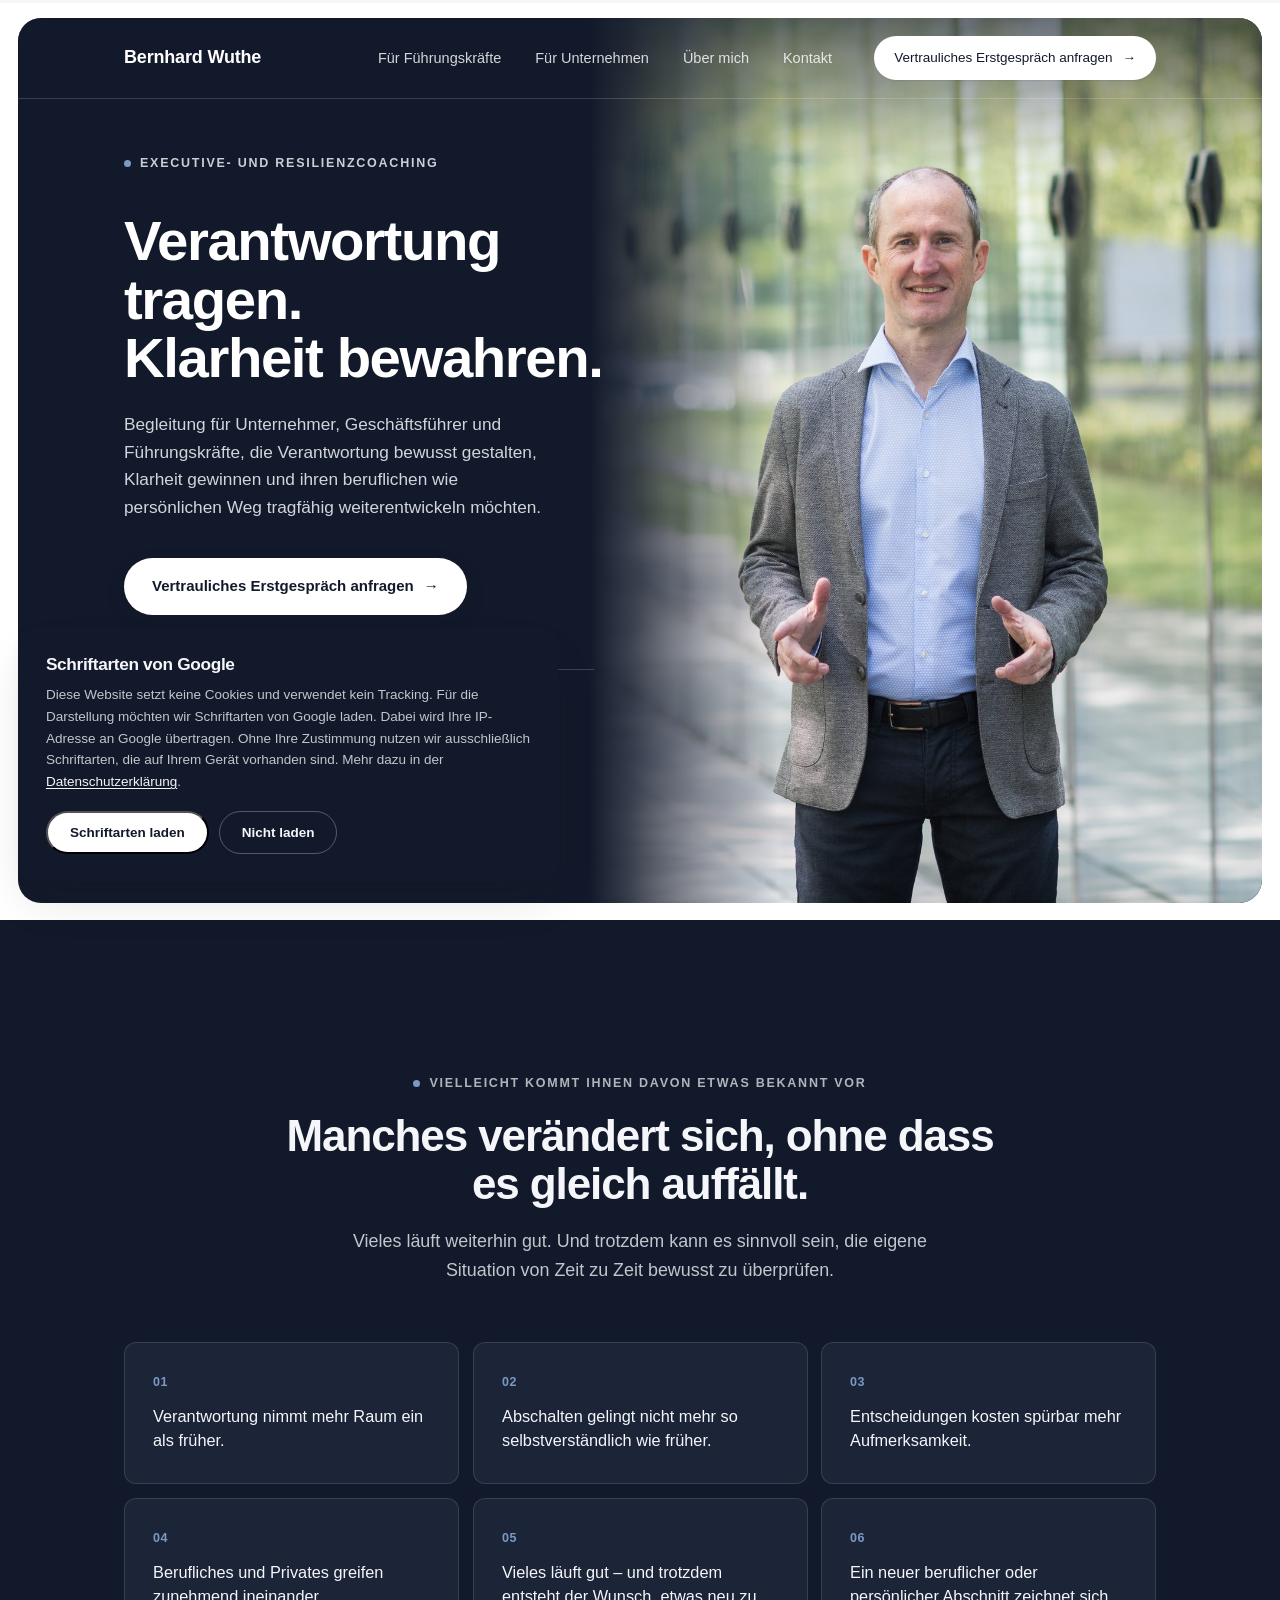
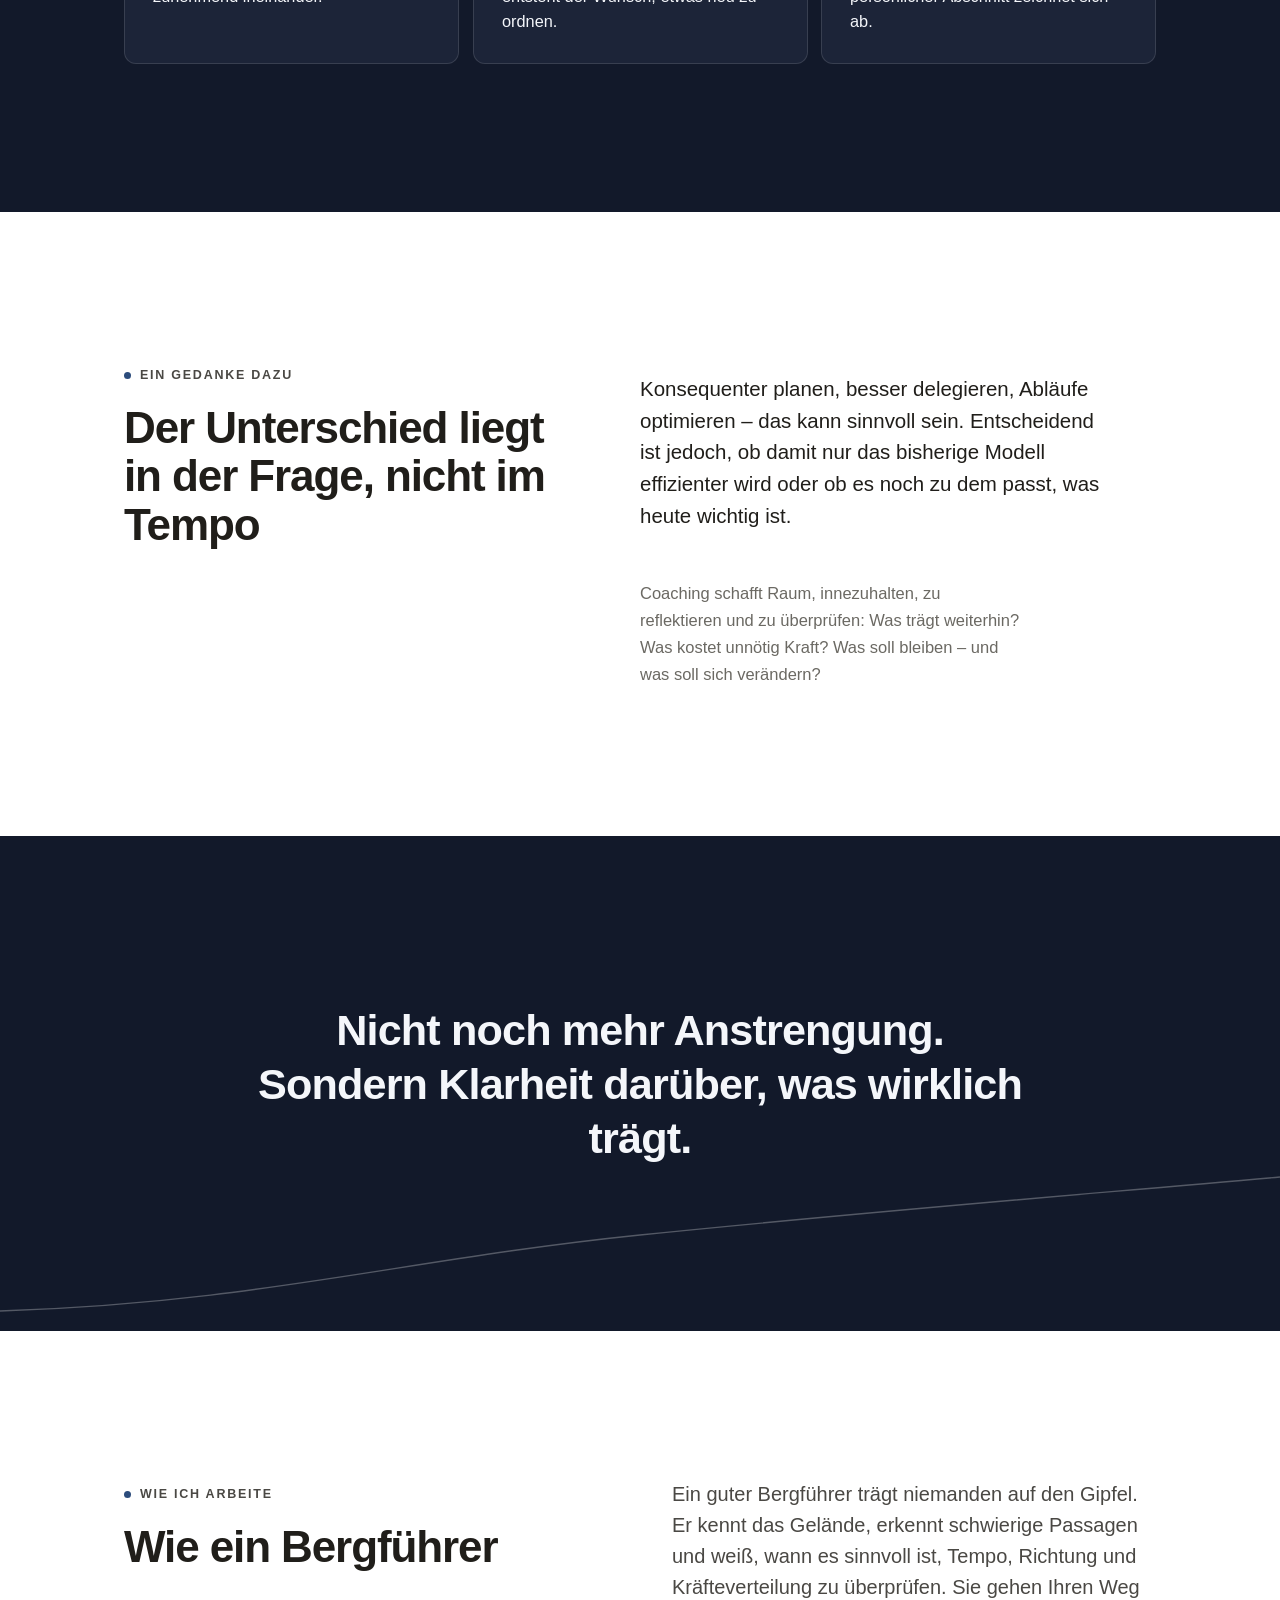
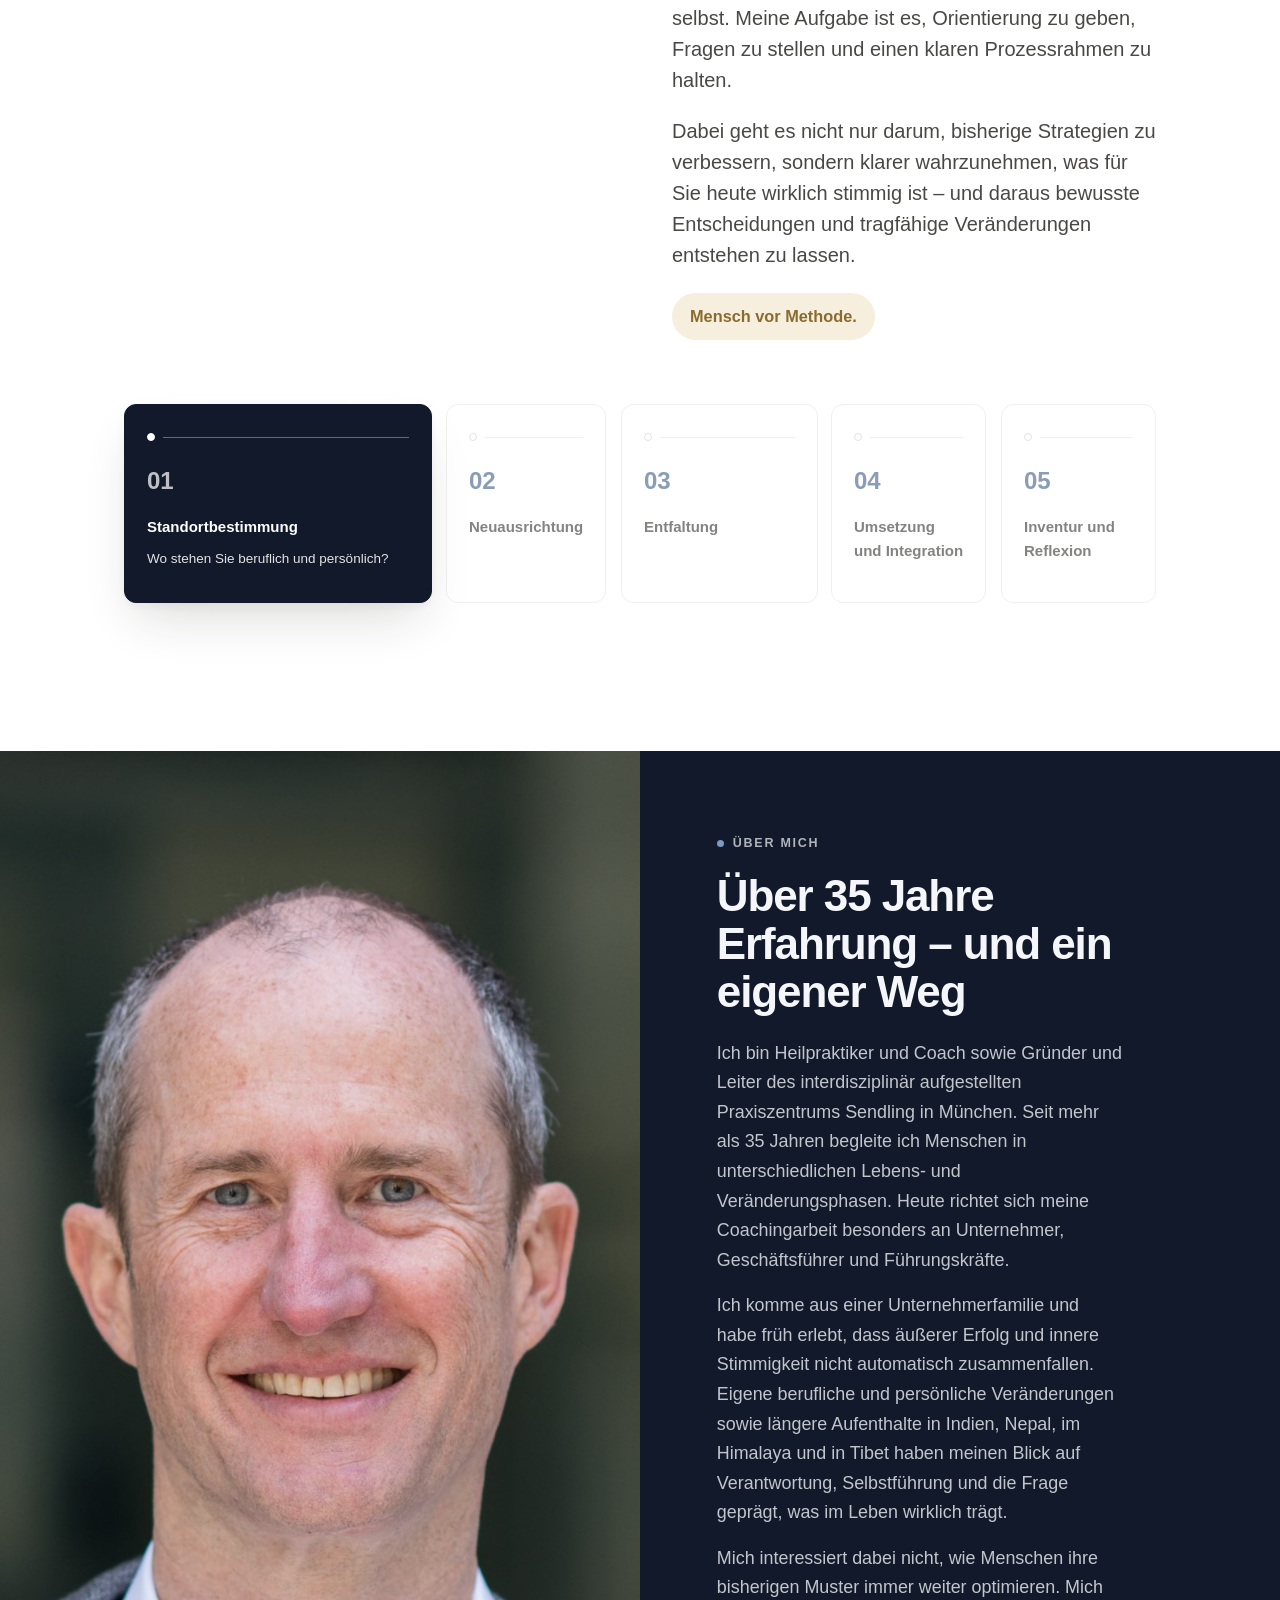
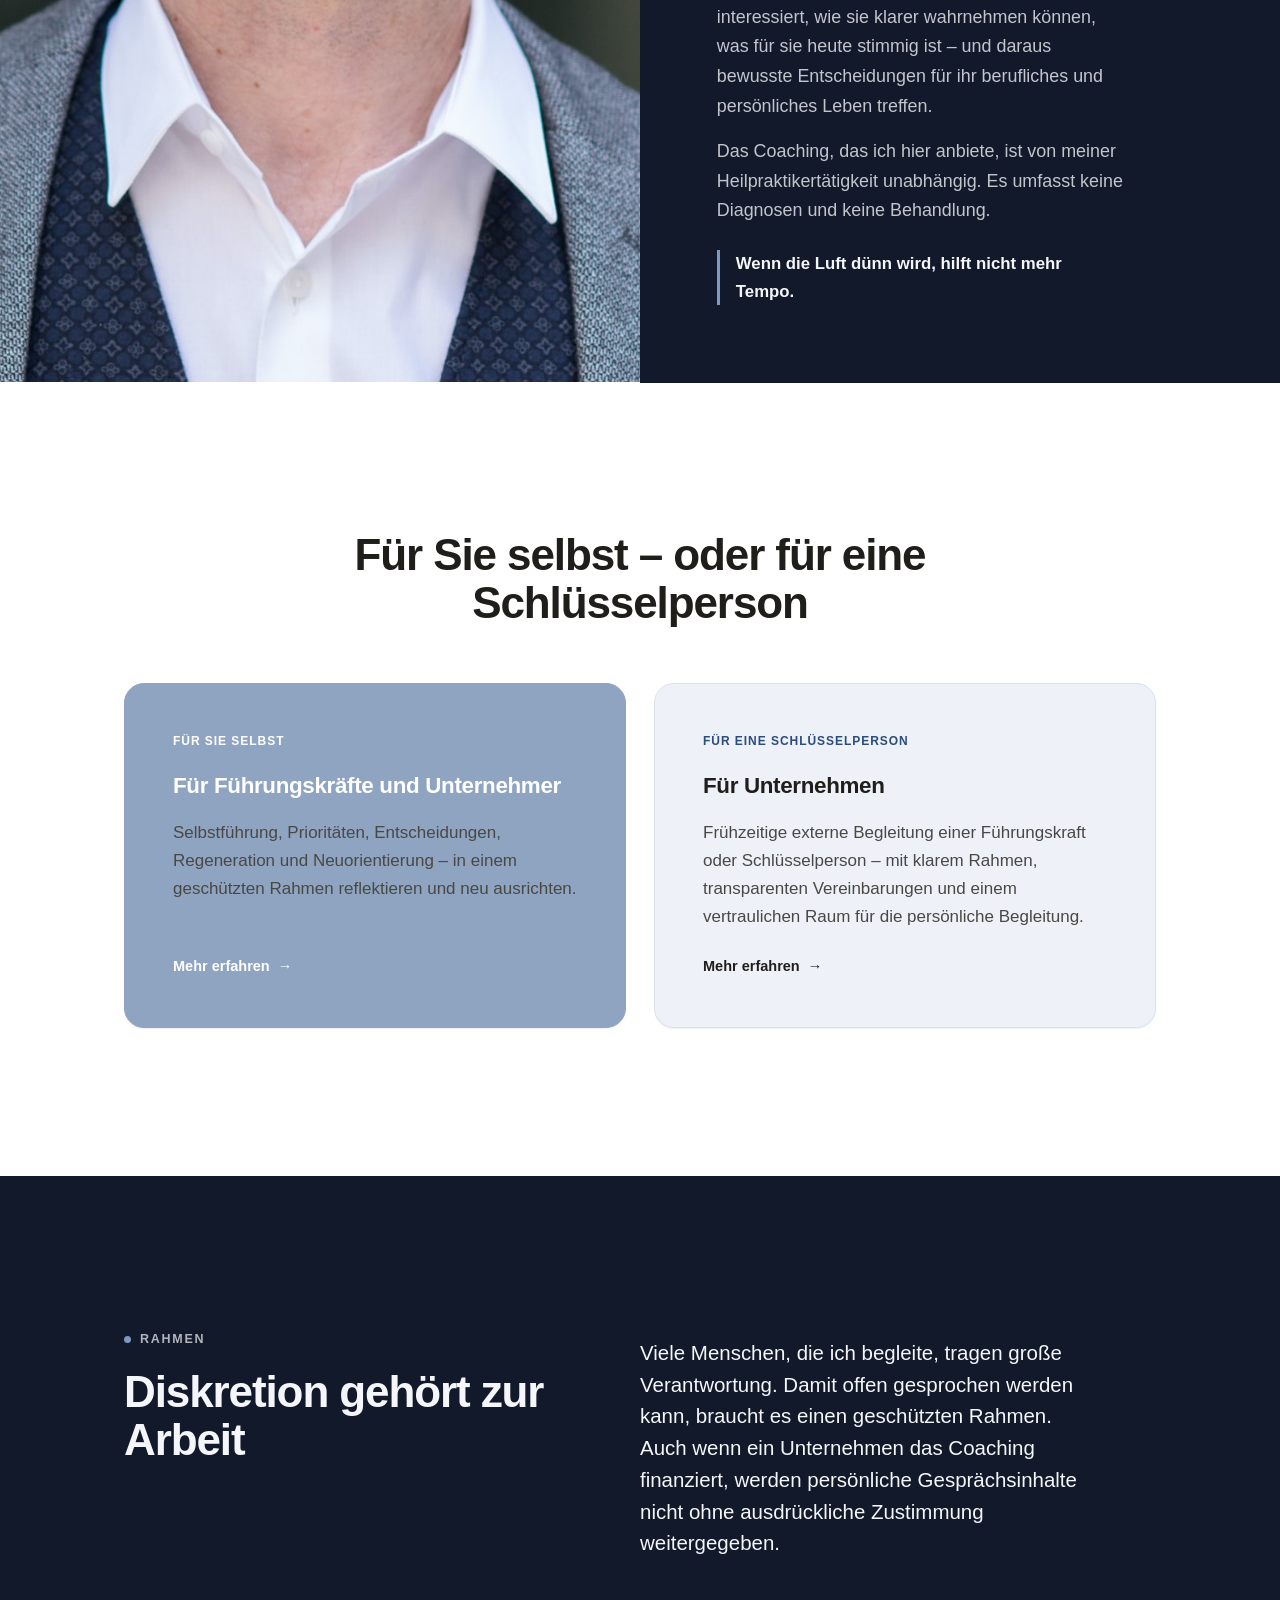
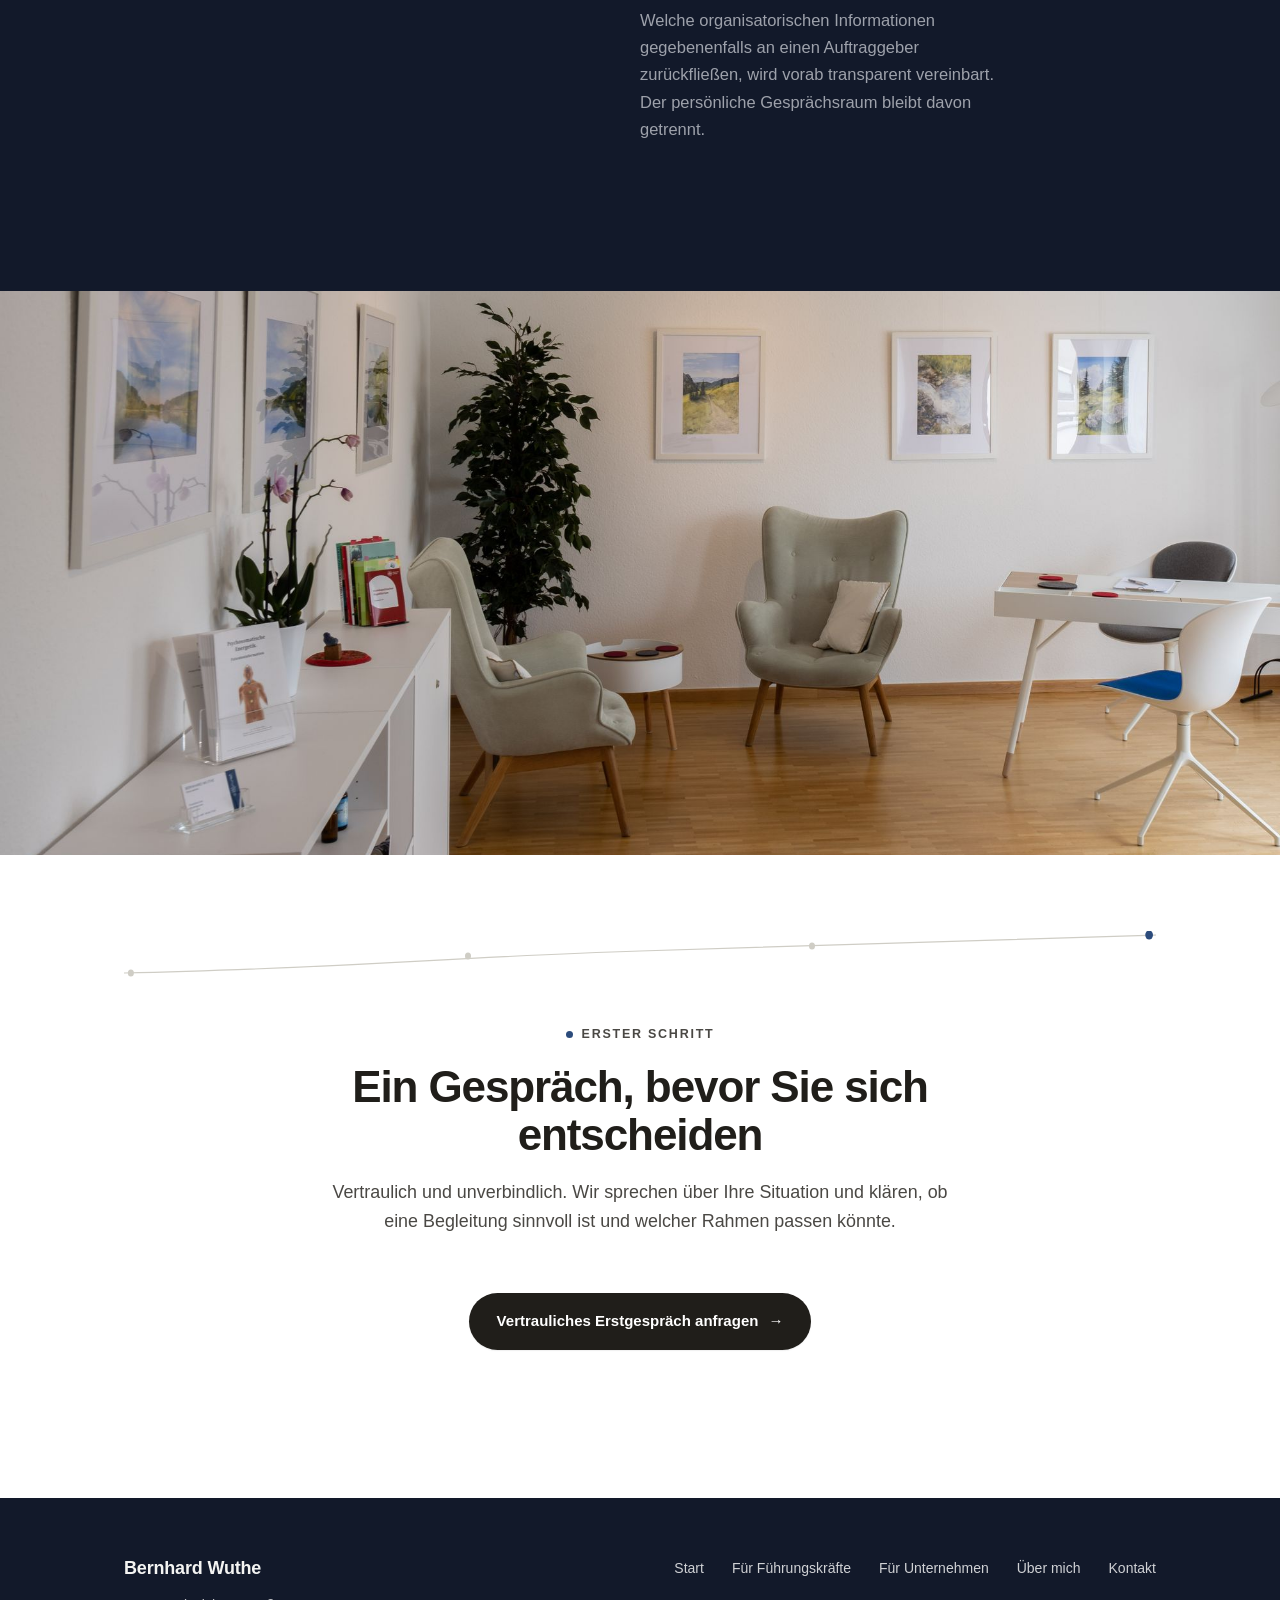
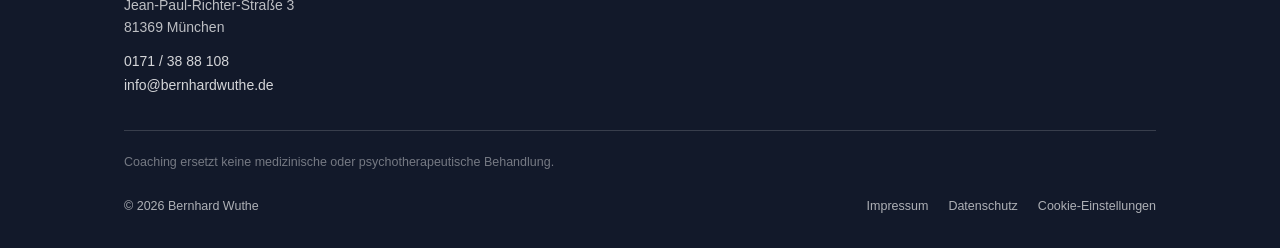
<file: index.html>
<!DOCTYPE html>
<html lang="de">
<head>
<meta charset="UTF-8">
<meta name="viewport" content="width=device-width, initial-scale=1.0">
<title>Bernhard Wuthe, Executive- und Resilienzcoaching</title>
<meta name="description" content="Begleitung für Unternehmer, Geschäftsführer und Führungskräfte, bevor aus kleinen Belastungen große werden. Vertrauliches Erstgespräch.">
<link rel="stylesheet" href="styles.css?v=57">

<link rel="canonical" href="https://bernhardwuthe.de/">
<link rel="icon" type="image/png" sizes="32x32" href="images/favicon-32.png">
<link rel="icon" type="image/png" sizes="16x16" href="images/favicon-16.png">
<link rel="apple-touch-icon" sizes="180x180" href="images/apple-touch-icon.png">
<meta name="theme-color" content="#12192A">

<meta property="og:type" content="website">
<meta property="og:site_name" content="Bernhard Wuthe">
<meta property="og:locale" content="de_DE">
<meta property="og:url" content="https://bernhardwuthe.de/">
<meta property="og:title" content="Bernhard Wuthe, Executive- und Resilienzcoaching">
<meta property="og:description" content="Begleitung für Unternehmer, Geschäftsführer und Führungskräfte, bevor aus kleinen Belastungen große werden. Vertrauliches Erstgespräch.">
<meta property="og:image" content="https://bernhardwuthe.de/images/og-bild.jpg">
<meta property="og:image:width" content="1200">
<meta property="og:image:height" content="630">
<meta property="og:image:alt" content="Bernhard Wuthe, Executive- und Resilienzcoaching in München">
<meta name="twitter:card" content="summary_large_image">
</head>
<body class="page--hero-overlay">

<a href="#main" class="visually-hidden">Zum Inhalt springen</a>

<header class="site-header">
  <nav class="nav">
    <a href="#top" class="wordmark">Bernhard Wuthe</a>

    <button class="nav-toggle" aria-label="Menü öffnen" aria-expanded="false" aria-controls="hauptmenue">
      <span class="nav-toggle-bars" aria-hidden="true"><span></span><span></span><span></span></span>
    </button>

    <ul class="nav-links" id="hauptmenue">
      <li><a href="fuehrungskraefte.html">Für Führungskräfte</a></li>
      <li><a href="unternehmen.html">Für Unternehmen</a></li>
      <li><a href="#ueber-mich">Über mich</a></li>
      <li><a href="#kontakt">Kontakt</a></li>
      <li class="nav-cta">
        <a href="termin.html" class="btn btn--primary">Vertrauliches Erstgespräch anfragen <span class="arrow">→</span></a>
      </li>
      <li class="nav-contact">
        <span class="nav-contact-label">Direkt erreichbar</span>
        <a href="tel:+491713888108">0171 / 38 88 108</a>
        <a href="mailto:info@bernhardwuthe.de">info@bernhardwuthe.de</a>
      </li>
    </ul>
  </nav>
</header>

<main id="main">

  <!-- 1 - HERO -->
  <section class="hero-stage" id="top">
    <div class="hero-stage-media">
      <img src="images/bernhard-wuthe-portrait.jpg" alt="Bernhard Wuthe" width="1200" height="1500">
    </div>

    <div class="container">
      <div class="hero-stage-inner">
        <p class="kicker kicker--light">Executive- und Resilienzcoaching</p>
        <h1>Verantwortung tragen.<br>Klarheit bewahren.</h1>
        <p class="hero-stage-sub">Begleitung für Unternehmer, Geschäftsführer und Führungskräfte, die Verantwortung bewusst gestalten, Klarheit gewinnen und ihren beruflichen wie persönlichen Weg tragfähig weiterentwickeln möchten.</p>
        <a href="termin.html" class="btn btn--light">Vertrauliches Erstgespräch anfragen <span class="arrow">→</span></a>

        <div class="hero-stage-stats">
          <div class="hero-stat">
            <span class="hero-stat-num">35+</span>
            <span class="hero-stat-label">Jahre Erfahrung in der Begleitung von Menschen</span>
          </div>
          <div class="hero-stat">
            <span class="hero-stat-num">1:1</span>
            <span class="hero-stat-label">Persönliche Begleitung im vertraulichen Rahmen</span>
          </div>
        </div>
      </div>
    </div>

    <a class="hero-scroll" href="#wiedererkennung">
      <span class="hero-scroll-arrow" aria-hidden="true">
        <svg width="14" height="18" viewBox="0 0 14 18" fill="none"><path d="M7 1V16M7 16L1.5 10.5M7 16L12.5 10.5" stroke="currentColor" stroke-width="1.5" stroke-linecap="round" stroke-linejoin="round"/></svg>
      </span>
      Zum Weiterlesen scrollen
    </a>
  </section>

  <!-- 2 - WIEDERERKENNUNG -->
  <section class="section section--dark" id="wiedererkennung">
    <div class="container">
      <div class="section-head center">
        <p class="kicker">VIELLEICHT KOMMT IHNEN DAVON ETWAS BEKANNT VOR</p>
        <h2>Manches verändert sich, ohne dass es gleich auffällt.</h2>
        <p class="lede">Vieles läuft weiterhin gut. Und trotzdem kann es sinnvoll sein, die eigene Situation von Zeit zu Zeit bewusst zu überprüfen.</p>
      </div>
      <div class="recognition-list">
        <div class="recognition-item"><span class="num">01</span>Verantwortung nimmt mehr Raum ein als früher.</div>
        <div class="recognition-item"><span class="num">02</span>Abschalten gelingt nicht mehr so selbstverständlich wie früher.</div>
        <div class="recognition-item"><span class="num">03</span>Entscheidungen kosten spürbar mehr Aufmerksamkeit.</div>
        <div class="recognition-item"><span class="num">04</span>Berufliches und Privates greifen zunehmend ineinander.</div>
        <div class="recognition-item"><span class="num">05</span>Vieles läuft gut – und trotzdem entsteht der Wunsch, etwas neu zu ordnen.</div>
        <div class="recognition-item"><span class="num">06</span>Ein neuer beruflicher oder persönlicher Abschnitt zeichnet sich ab.</div>
    </div>
  </section>

  <!-- 3 - NEUE PERSPEKTIVE -->
  <section class="section">
    <div class="container">
      <div class="text-split">
        <div class="text-split-head">
          <p class="kicker">Ein Gedanke dazu</p>
          <h2>Der Unterschied liegt in der Frage, nicht im Tempo</h2>
        </div>
        <div class="text-split-body">
          <p class="lede-lead">Konsequenter planen, besser delegieren, Abläufe optimieren – das kann sinnvoll sein. Entscheidend ist jedoch, ob damit nur das bisherige Modell effizienter wird oder ob es noch zu dem passt, was heute wichtig ist.</p>
          <p class="lede-support">Coaching schafft Raum, innezuhalten, zu reflektieren und zu überprüfen: Was trägt weiterhin? Was kostet unnötig Kraft? Was soll bleiben – und was soll sich verändern?</p>
        </div>
      </div>
    </div>
  </section>

  <!-- 4 - HALTUNG -->
  <section class="stance section--deep">
    <span class="motif-path motif-path--light" aria-hidden="true"></span>
    <div class="container">
      <blockquote>
        Nicht noch mehr Anstrengung.<br>Sondern Klarheit darüber, was wirklich trägt.
      </blockquote>
    </div>
  </section>

  <!-- 5 - ARBEITSWEISE -->
  <section class="section" id="arbeitsweise">
    <div class="container">
      <div class="method-intro">
        <div>
          <p class="kicker">Wie ich arbeite</p>
          <h2>Wie ein Bergführer</h2>
        </div>
        <div>
          <p class="method-quote">Ein guter Bergführer trägt niemanden auf den Gipfel. Er kennt das Gelände, erkennt schwierige Passagen und weiß, wann es sinnvoll ist, Tempo, Richtung und Kräfteverteilung zu überprüfen. Sie gehen Ihren Weg selbst. Meine Aufgabe ist es, Orientierung zu geben, Fragen zu stellen und einen klaren Prozessrahmen zu halten.</p>
          <p class="method-quote">Dabei geht es nicht nur darum, bisherige Strategien zu verbessern, sondern klarer wahrzunehmen, was für Sie heute wirklich stimmig ist – und daraus bewusste Entscheidungen und tragfähige Veränderungen entstehen zu lassen.</p>
          <span class="method-highlight">Mensch vor Methode.</span>
        </div>
      </div>

      <div class="phases">
        <div class="phase">
          <div class="phase-track" aria-hidden="true"><span class="dot"></span><span class="line"></span></div>
          <span class="phase-num">01</span>
          <h4>Standortbestimmung</h4>
          <p>Wo stehen Sie beruflich und persönlich?</p>
        </div>
        <div class="phase">
          <div class="phase-track" aria-hidden="true"><span class="dot"></span><span class="line"></span></div>
          <span class="phase-num">02</span>
          <h4>Neuausrichtung</h4>
          <p>Was trägt noch, was hat sich verschoben?</p>
        </div>
        <div class="phase">
          <div class="phase-track" aria-hidden="true"><span class="dot"></span><span class="line"></span></div>
          <span class="phase-num">03</span>
          <h4>Entfaltung</h4>
          <p>Neue Perspektiven und Handlungsmöglichkeiten.</p>
        </div>
        <div class="phase">
          <div class="phase-track" aria-hidden="true"><span class="dot"></span><span class="line"></span></div>
          <span class="phase-num">04</span>
          <h4>Umsetzung und Integration</h4>
          <p>Erkenntnisse in den Alltag überführen.</p>
        </div>
        <div class="phase">
          <div class="phase-track" aria-hidden="true"><span class="dot"></span><span class="line"></span></div>
          <span class="phase-num">05</span>
          <h4>Inventur und Reflexion</h4>
          <p>Die Entwicklung regelmäßig überprüfen.</p>
        </div>
      </div>
    </div>
  </section>

  <!-- 6 - ÜBER MICH -->
  <section class="split-panel" id="ueber-mich">
    <div class="split-panel-media">
      <!-- Offen: weitere Vita-Angaben und Ausbildungen werden nachgeliefert -->
      <img src="images/bernhard-wuthe-portrait-2.jpg" alt="Bernhard Wuthe" width="1048" height="1524">
    </div>
    <div class="split-panel-content">
      <div class="split-panel-inner">
        <p class="kicker">Über mich</p>
        <h2 style="margin-bottom:22px;">Über 35 Jahre Erfahrung – und ein eigener Weg</h2>
        <p class="lede">Ich bin Heilpraktiker und Coach sowie Gründer und Leiter des interdisziplinär aufgestellten Praxiszentrums Sendling in München. Seit mehr als 35 Jahren begleite ich Menschen in unterschiedlichen Lebens- und Veränderungsphasen. Heute richtet sich meine Coachingarbeit besonders an Unternehmer, Geschäftsführer und Führungskräfte.</p>
        <p class="lede" style="margin-top:16px;">Ich komme aus einer Unternehmerfamilie und habe früh erlebt, dass äußerer Erfolg und innere Stimmigkeit nicht automatisch zusammenfallen. Eigene berufliche und persönliche Veränderungen sowie längere Aufenthalte in Indien, Nepal, im Himalaya und in Tibet haben meinen Blick auf Verantwortung, Selbstführung und die Frage geprägt, was im Leben wirklich trägt.</p>
        <p class="lede" style="margin-top:16px;">Mich interessiert dabei nicht, wie Menschen ihre bisherigen Muster immer weiter optimieren. Mich interessiert, wie sie klarer wahrnehmen können, was für sie heute stimmig ist – und daraus bewusste Entscheidungen für ihr berufliches und persönliches Leben treffen.</p>
        <p class="lede" style="margin-top:16px;">Das Coaching, das ich hier anbiete, ist von meiner Heilpraktikertätigkeit unabhängig. Es umfasst keine Diagnosen und keine Behandlung.</p>
        <span class="about-highlight">Wenn die Luft dünn wird, hilft nicht mehr Tempo.</span>
      </div>
    </div>
  </section>

  <!-- 7 - ZWEI WEGE -->
  <section class="section">
    <div class="container">
      <div class="section-head center">
        <h2>Für Sie selbst – oder für eine Schlüsselperson</h2>
      </div>
      <div class="paths">
        <div class="path-card path-card--primary">
          <p class="path-eyebrow">Für Sie selbst</p>
          <h3>Für Führungskräfte und Unternehmer</h3>
          <p>Selbstführung, Prioritäten, Entscheidungen, Regeneration und Neuorientierung – in einem geschützten Rahmen reflektieren und neu ausrichten.</p>
          <a href="fuehrungskraefte.html" class="path-link">Mehr erfahren <span class="arrow">→</span></a>
        </div>
        <div class="path-card path-card--secondary">
          <p class="path-eyebrow">Für eine Schlüsselperson</p>
          <h3>Für Unternehmen</h3>
          <p>Frühzeitige externe Begleitung einer Führungskraft oder Schlüsselperson – mit klarem Rahmen, transparenten Vereinbarungen und einem vertraulichen Raum für die persönliche Begleitung.</p>
          <a href="unternehmen.html" class="path-link">Mehr erfahren <span class="arrow">→</span></a>
        </div>
      </div>
    </div>
  </section>

  <!-- 8 - VERTRAULICHKEIT · Navy -->
  <section class="section section--dark">
    <div class="container">
      <div class="text-split">
        <div class="text-split-head">
          <p class="kicker">Rahmen</p>
          <h2>Diskretion gehört zur Arbeit</h2>
        </div>
        <div class="text-split-body">
          <p class="lede-lead">Viele Menschen, die ich begleite, tragen große Verantwortung. Damit offen gesprochen werden kann, braucht es einen geschützten Rahmen. Auch wenn ein Unternehmen das Coaching finanziert, werden persönliche Gesprächsinhalte nicht ohne ausdrückliche Zustimmung weitergegeben.</p>
          <p class="lede-support">Welche organisatorischen Informationen gegebenenfalls an einen Auftraggeber zurückfließen, wird vorab transparent vereinbart. Der persönliche Gesprächsraum bleibt davon getrennt.</p>
        </div>
      </div>
    </div>
  </section>

  <!-- 9 - ABSCHLUSS -->
  <section class="section closing" id="kontakt">
    <div class="closing-media">
      <img src="images/praxisraum-sendling.jpg" alt="Gesprächsraum der Praxis in München-Sendling" width="2000" height="2004" loading="lazy">
    </div>

    <div class="container">
      <span class="path-divider" aria-hidden="true">
        <svg viewBox="0 0 1200 48" preserveAspectRatio="none">
          <path class="track" d="M0,42 C240,38 380,26 600,20 C820,14 1010,10 1200,4"/>
          <circle class="waypoint" cx="8" cy="42" r="3.5"/>
          <circle class="waypoint" cx="400" cy="25" r="3.5"/>
          <circle class="waypoint" cx="800" cy="15" r="3.5"/>
          <circle class="waypoint waypoint--end" cx="1192" cy="4" r="4.5"/>
        </svg>
      </span>
      <div class="section-head center">
        <p class="kicker">Erster Schritt</p>
        <h2>Ein Gespräch, bevor Sie sich entscheiden</h2>
        <p class="lede">Vertraulich und unverbindlich. Wir sprechen über Ihre Situation und klären, ob eine Begleitung sinnvoll ist und welcher Rahmen passen könnte.</p>
      </div>
      <a href="termin.html" class="btn btn--primary">Vertrauliches Erstgespräch anfragen <span class="arrow">→</span></a>
    </div>
  </section>

</main>

<footer class="site-footer">
  <div class="container">
    <div class="footer-top">
      <div class="footer-brand">
        <span class="wordmark">Bernhard Wuthe</span>
        <p class="footer-address">
          Jean-Paul-Richter-Straße 3<br>
          81369 München
        </p>
        <p class="footer-contact">
          <a href="tel:+491713888108">0171 / 38 88 108</a><br>
          <a href="mailto:info@bernhardwuthe.de">info@bernhardwuthe.de</a>
        </p>
      </div>
      <ul class="footer-nav">
        <li><a href="#top">Start</a></li>
        <li><a href="fuehrungskraefte.html">Für Führungskräfte</a></li>
        <li><a href="unternehmen.html">Für Unternehmen</a></li>
        <li><a href="#ueber-mich">Über mich</a></li>
        <li><a href="#kontakt">Kontakt</a></li>
      </ul>
    </div>
    <p class="footer-note">Coaching ersetzt keine medizinische oder psychotherapeutische Behandlung.</p>
    <div class="footer-bottom">
      <span>© <span id="year"></span> Bernhard Wuthe</span>
      <ul class="footer-legal">
        <li><a href="impressum.html">Impressum</a></li>
        <li><a href="datenschutz.html">Datenschutz</a></li>
        <li><a href="#" id="cookie-settings">Cookie-Einstellungen</a></li>
      </ul>
    </div>
  </div>
</footer>

<script>document.getElementById('year').textContent = new Date().getFullYear();</script>
<script src="script.js?v=49"></script>
</body>
</html>
</file>
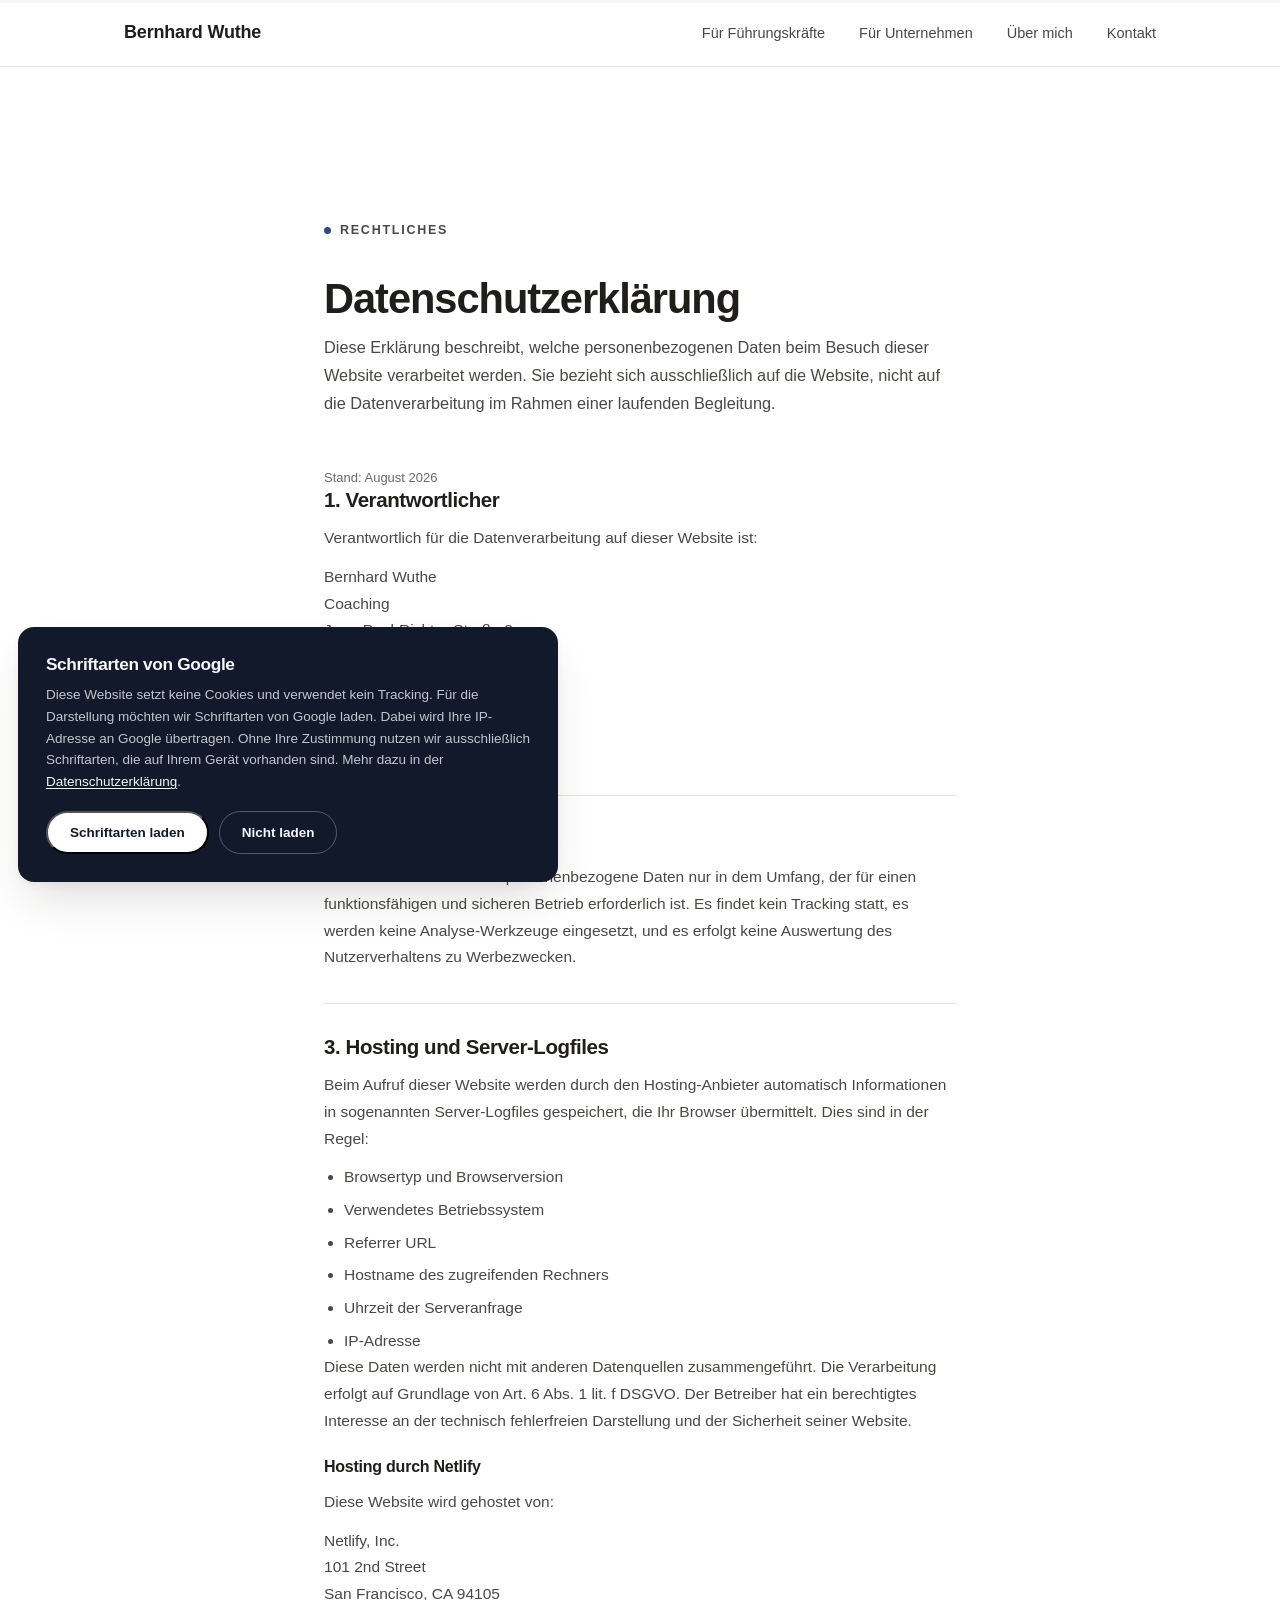
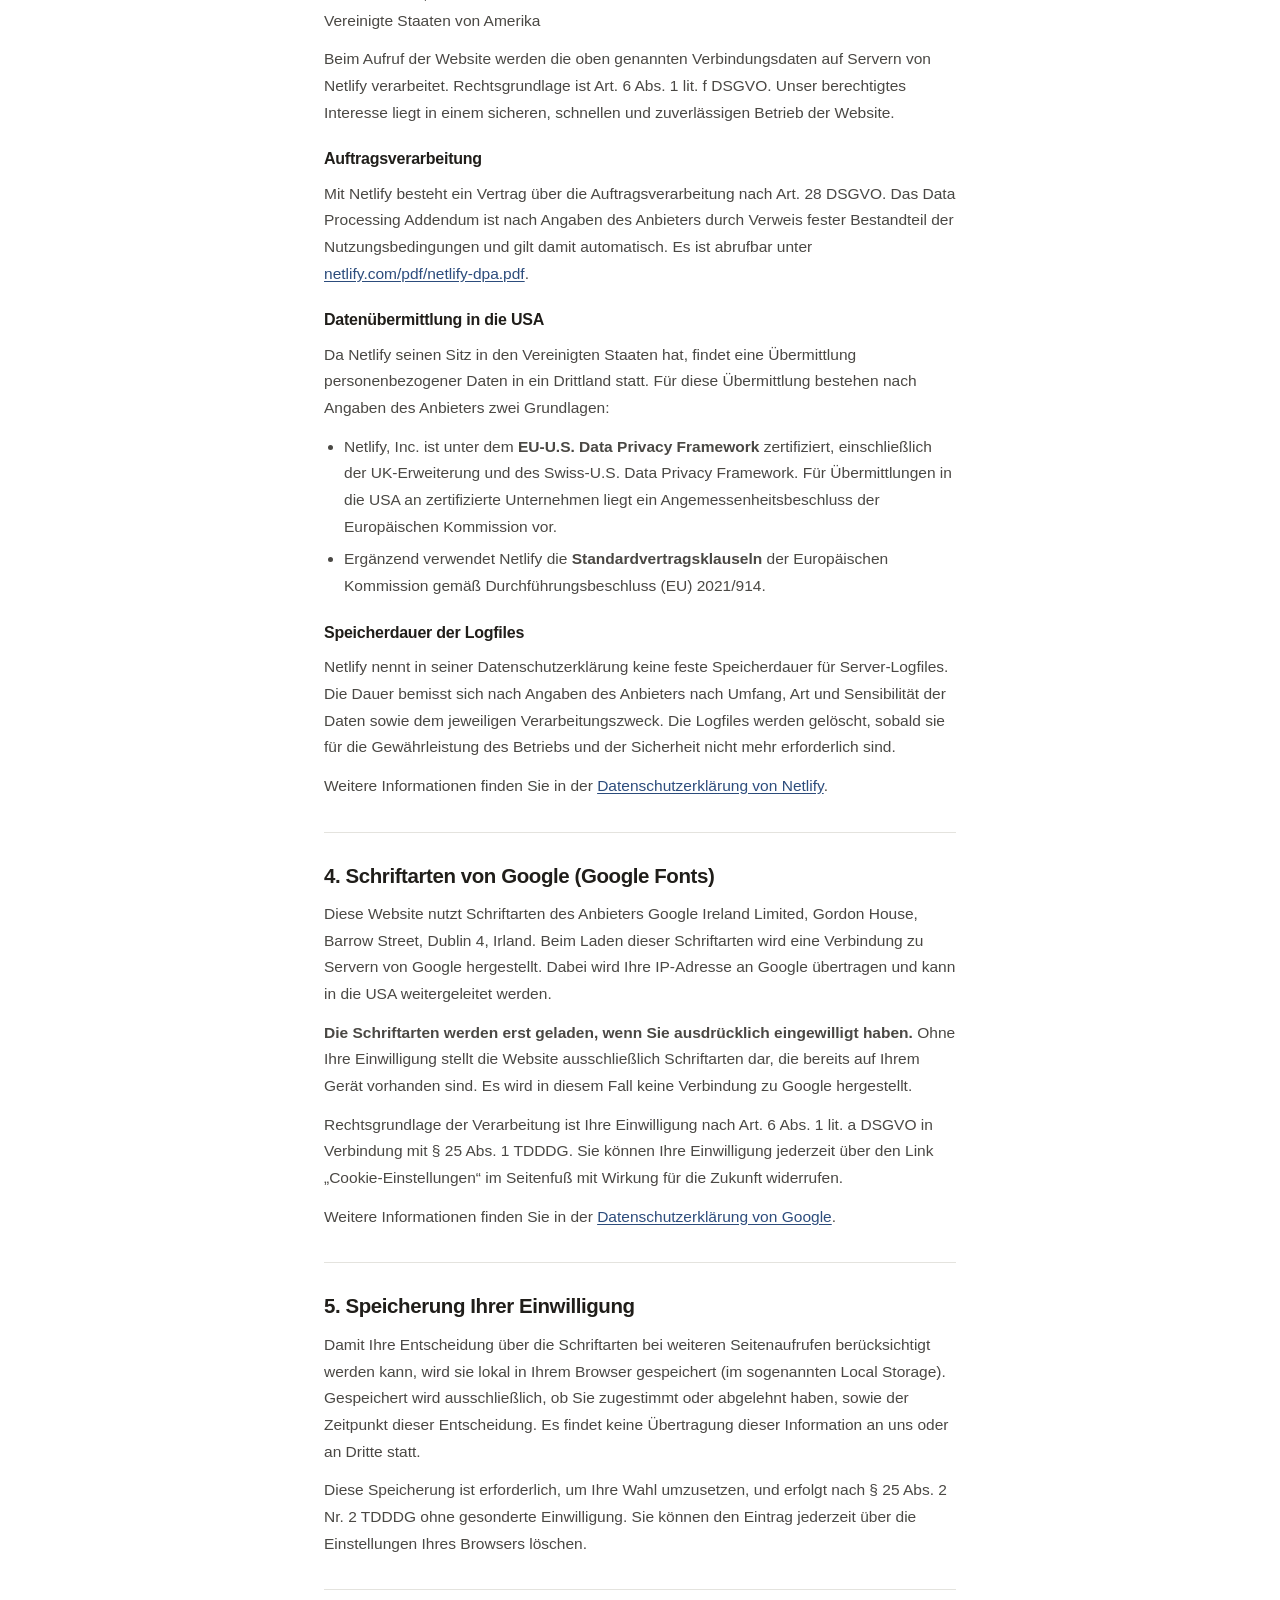
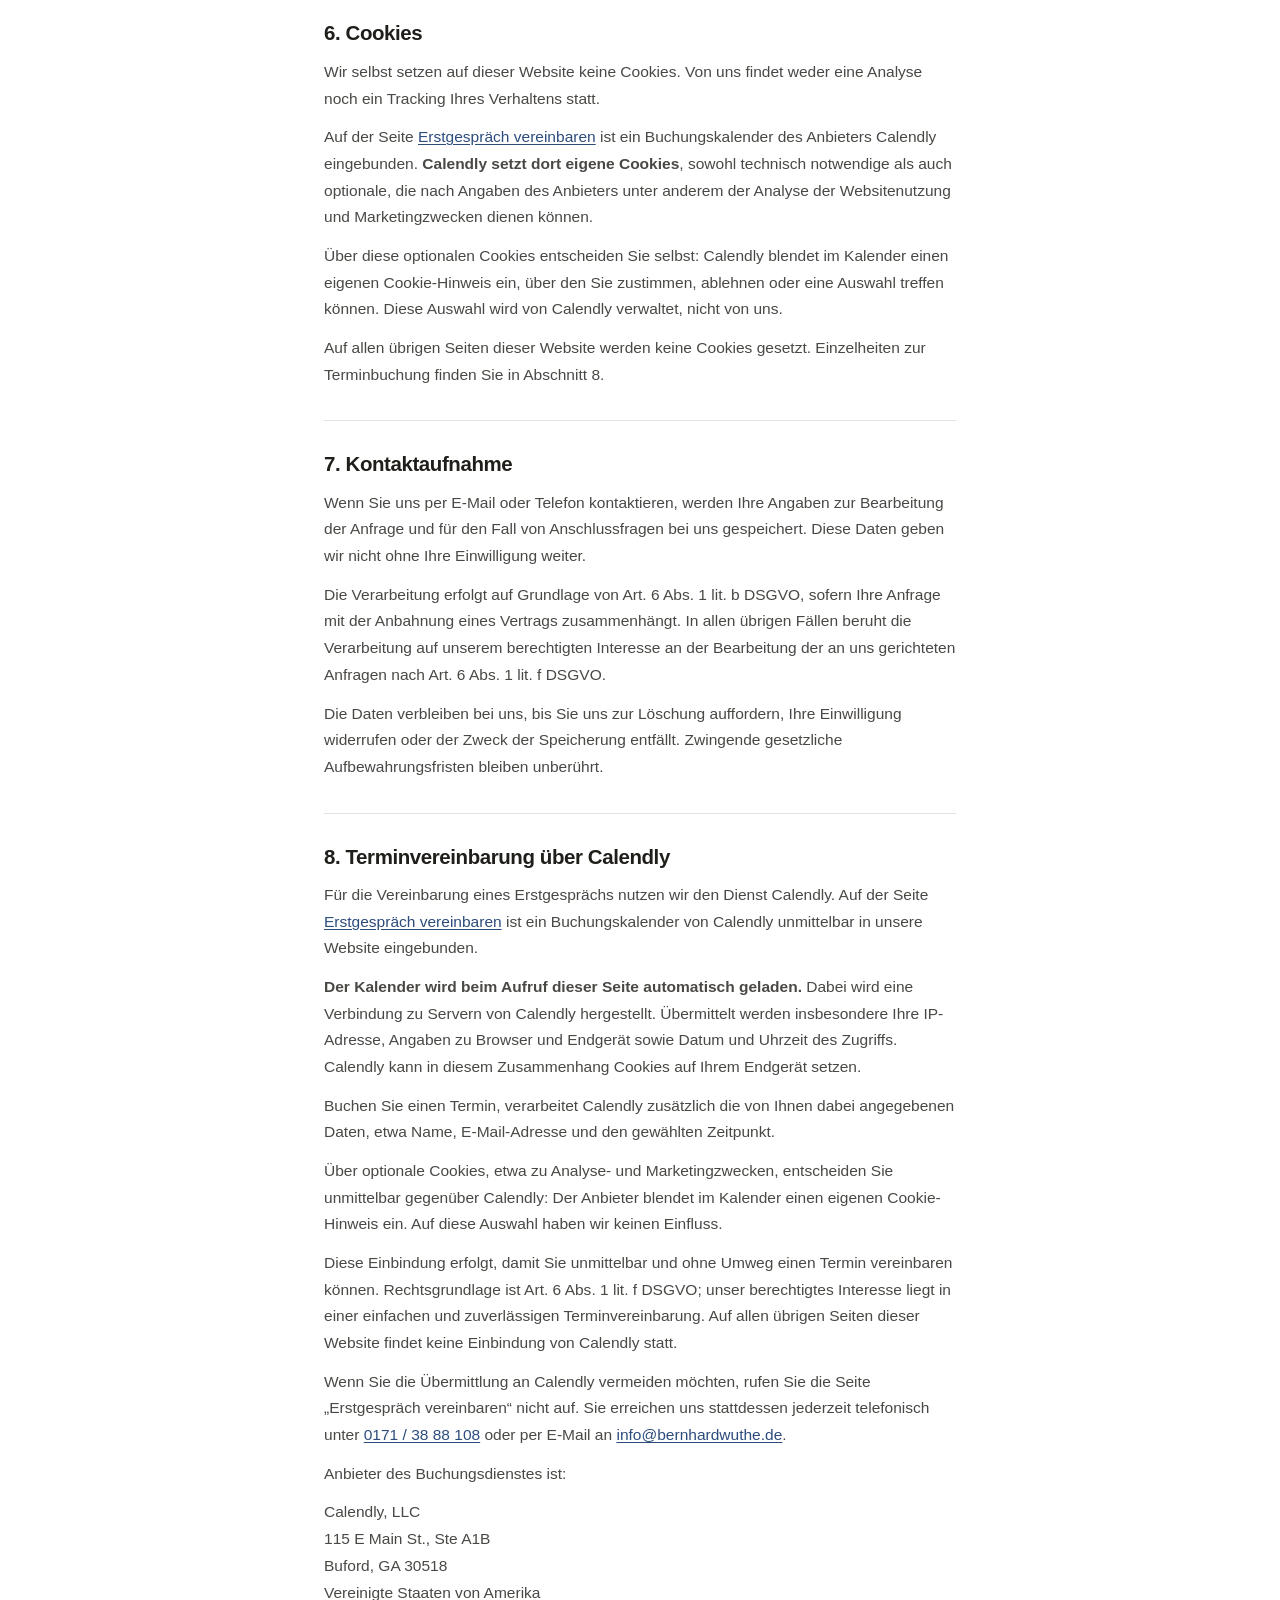
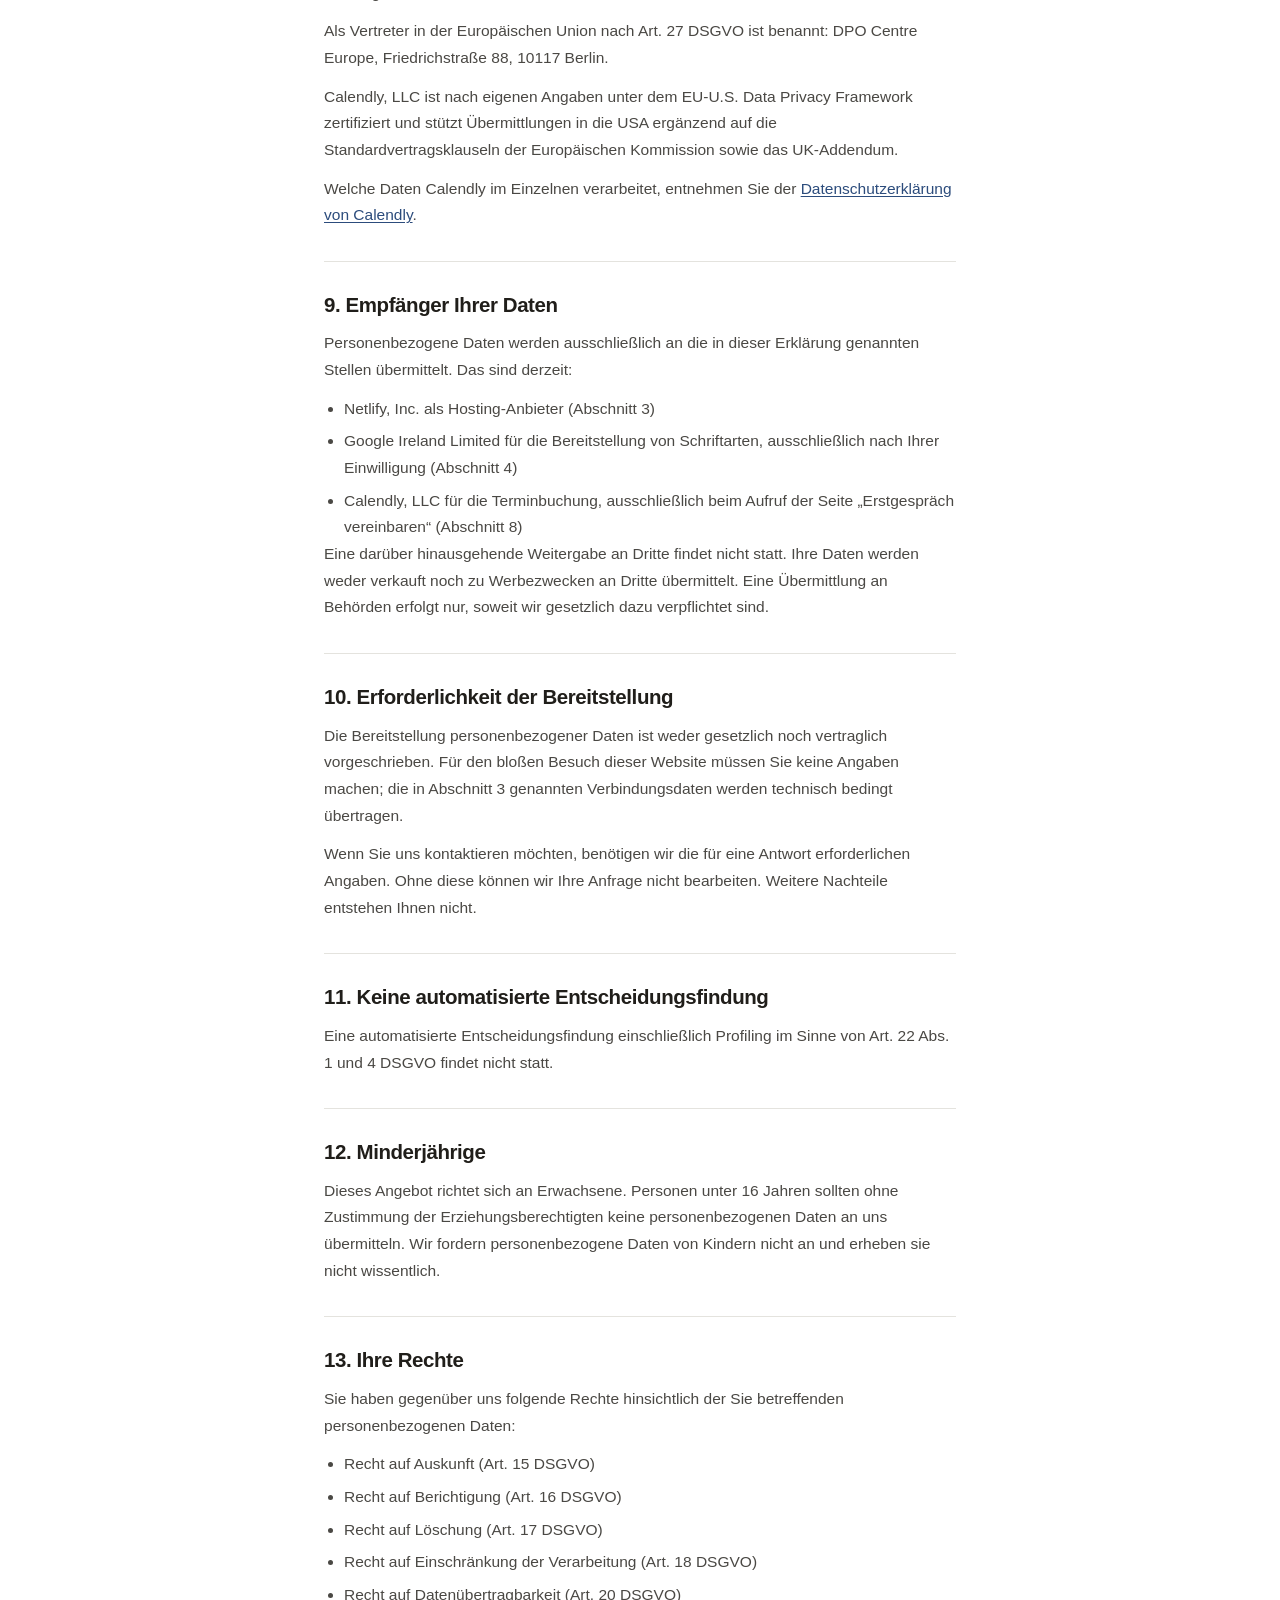
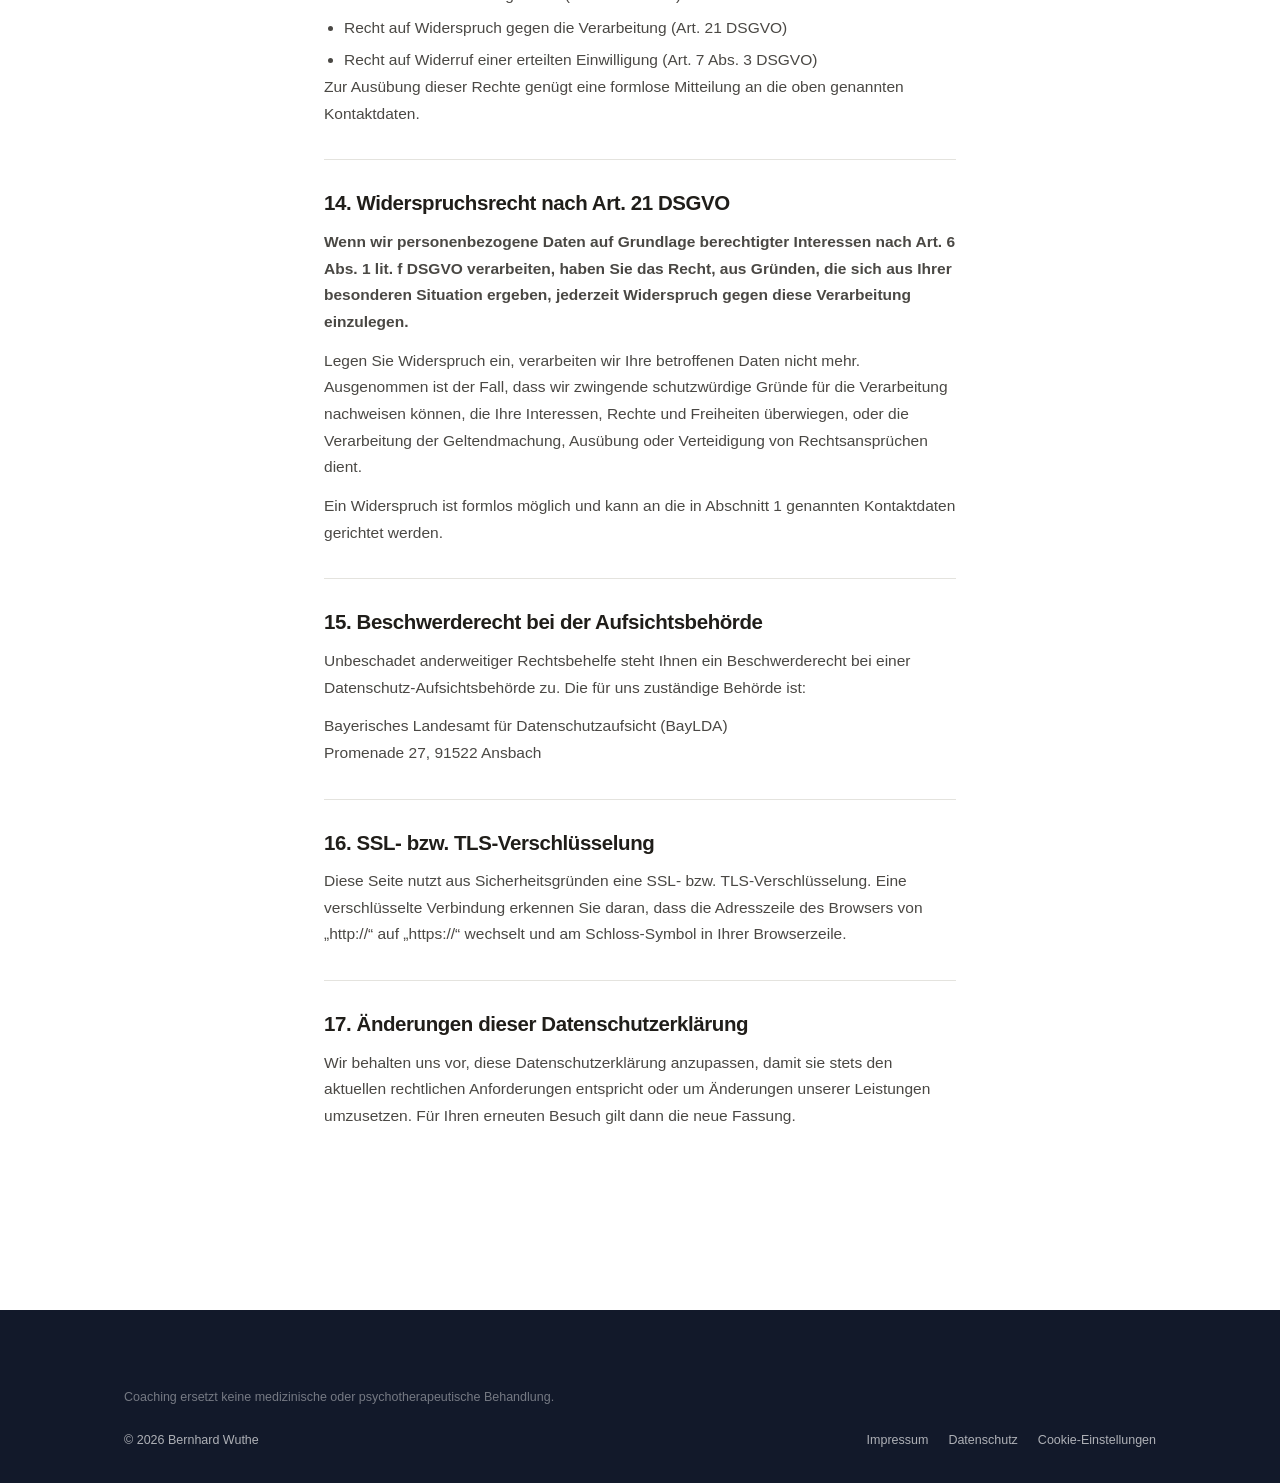
<file: datenschutz.html>
<!DOCTYPE html>
<html lang="de">
<head>
<meta charset="UTF-8">
<meta name="viewport" content="width=device-width, initial-scale=1.0">
<title>Datenschutzerklärung, Bernhard Wuthe</title>
<meta name="robots" content="noindex, follow">
<link rel="stylesheet" href="styles.css?v=57">

<link rel="canonical" href="https://bernhardwuthe.de/datenschutz">
<link rel="icon" type="image/png" sizes="32x32" href="images/favicon-32.png">
<link rel="icon" type="image/png" sizes="16x16" href="images/favicon-16.png">
<link rel="apple-touch-icon" sizes="180x180" href="images/apple-touch-icon.png">
<meta name="theme-color" content="#12192A">
</head>
<body>

<a href="#main" class="visually-hidden">Zum Inhalt springen</a>

<header class="site-header">
  <nav class="nav">
    <a href="index.html" class="wordmark">Bernhard Wuthe</a>
    <button class="nav-toggle" aria-label="Menü öffnen" aria-expanded="false" aria-controls="hauptmenue">
      <span class="nav-toggle-bars" aria-hidden="true"><span></span><span></span><span></span></span>
    </button>
    <ul class="nav-links" id="hauptmenue">
      <li><a href="fuehrungskraefte.html">Für Führungskräfte</a></li>
      <li><a href="unternehmen.html">Für Unternehmen</a></li>
      <li><a href="index.html#ueber-mich">Über mich</a></li>
      <li><a href="index.html#kontakt">Kontakt</a></li>
      <li class="nav-contact">
        <span class="nav-contact-label">Direkt erreichbar</span>
        <a href="tel:+491713888108">0171 / 38 88 108</a>
        <a href="mailto:info@bernhardwuthe.de">info@bernhardwuthe.de</a>
      </li>
    </ul>
  </nav>
</header>

<main id="main">
  <section class="section">
    <div class="container legal-page">
      <p class="kicker">Rechtliches</p>
      <h1>Datenschutzerklärung</h1>
      <p class="legal-intro">Diese Erklärung beschreibt, welche personenbezogenen Daten beim Besuch dieser Website verarbeitet werden. Sie bezieht sich ausschließlich auf die Website, nicht auf die Datenverarbeitung im Rahmen einer laufenden Begleitung.</p>
      <p class="legal-updated">Stand: August 2026</p>

      <div class="legal-block">
        <h2>1. Verantwortlicher</h2>
        <p>Verantwortlich für die Datenverarbeitung auf dieser Website ist:</p>
        <p class="legal-address">
          Bernhard Wuthe<br>
          Coaching<br>
          Jean-Paul-Richter-Straße 3<br>
          81369 München<br>
          Deutschland
        </p>
        <p style="margin-top:12px;">
          Telefon: <a href="tel:+491713888108">0171 / 38 88 108</a><br>
          E-Mail: <a href="mailto:info@bernhardwuthe.de">info@bernhardwuthe.de</a>
        </p>
      </div>

      <div class="legal-block">
        <h2>2. Grundsätzliches</h2>
        <p>Diese Website verarbeitet personenbezogene Daten nur in dem Umfang, der für einen funktionsfähigen und sicheren Betrieb erforderlich ist. Es findet kein Tracking statt, es werden keine Analyse-Werkzeuge eingesetzt, und es erfolgt keine Auswertung des Nutzerverhaltens zu Werbezwecken.</p>
      </div>

      <div class="legal-block">
        <h2>3. Hosting und Server-Logfiles</h2>
        <p>Beim Aufruf dieser Website werden durch den Hosting-Anbieter automatisch Informationen in sogenannten Server-Logfiles gespeichert, die Ihr Browser übermittelt. Dies sind in der Regel:</p>
        <ul>
          <li>Browsertyp und Browserversion</li>
          <li>Verwendetes Betriebssystem</li>
          <li>Referrer URL</li>
          <li>Hostname des zugreifenden Rechners</li>
          <li>Uhrzeit der Serveranfrage</li>
          <li>IP-Adresse</li>
        </ul>
        <p>Diese Daten werden nicht mit anderen Datenquellen zusammengeführt. Die Verarbeitung erfolgt auf Grundlage von Art. 6 Abs. 1 lit. f DSGVO. Der Betreiber hat ein berechtigtes Interesse an der technisch fehlerfreien Darstellung und der Sicherheit seiner Website.</p>
        <h3>Hosting durch Netlify</h3>
        <p>Diese Website wird gehostet von:</p>
        <p class="legal-address">
          Netlify, Inc.<br>
          101 2nd Street<br>
          San Francisco, CA 94105<br>
          Vereinigte Staaten von Amerika
        </p>
        <p>Beim Aufruf der Website werden die oben genannten Verbindungsdaten auf Servern von Netlify verarbeitet. Rechtsgrundlage ist Art. 6 Abs. 1 lit. f DSGVO. Unser berechtigtes Interesse liegt in einem sicheren, schnellen und zuverlässigen Betrieb der Website.</p>

        <h3>Auftragsverarbeitung</h3>
        <p>Mit Netlify besteht ein Vertrag über die Auftragsverarbeitung nach Art. 28 DSGVO. Das Data Processing Addendum ist nach Angaben des Anbieters durch Verweis fester Bestandteil der Nutzungsbedingungen und gilt damit automatisch. Es ist abrufbar unter <a href="https://www.netlify.com/pdf/netlify-dpa.pdf" target="_blank" rel="noopener noreferrer">netlify.com/pdf/netlify-dpa.pdf</a>.</p>

        <h3>Datenübermittlung in die USA</h3>
        <p>Da Netlify seinen Sitz in den Vereinigten Staaten hat, findet eine Übermittlung personenbezogener Daten in ein Drittland statt. Für diese Übermittlung bestehen nach Angaben des Anbieters zwei Grundlagen:</p>
        <ul>
          <li>Netlify, Inc. ist unter dem <strong>EU-U.S. Data Privacy Framework</strong> zertifiziert, einschließlich der UK-Erweiterung und des Swiss-U.S. Data Privacy Framework. Für Übermittlungen in die USA an zertifizierte Unternehmen liegt ein Angemessenheitsbeschluss der Europäischen Kommission vor.</li>
          <li>Ergänzend verwendet Netlify die <strong>Standardvertragsklauseln</strong> der Europäischen Kommission gemäß Durchführungsbeschluss (EU) 2021/914.</li>
        </ul>

        <h3>Speicherdauer der Logfiles</h3>
        <p>Netlify nennt in seiner Datenschutzerklärung keine feste Speicherdauer für Server-Logfiles. Die Dauer bemisst sich nach Angaben des Anbieters nach Umfang, Art und Sensibilität der Daten sowie dem jeweiligen Verarbeitungszweck. Die Logfiles werden gelöscht, sobald sie für die Gewährleistung des Betriebs und der Sicherheit nicht mehr erforderlich sind.</p>
        <p>Weitere Informationen finden Sie in der <a href="https://www.netlify.com/privacy/" target="_blank" rel="noopener noreferrer">Datenschutzerklärung von Netlify</a>.</p>
      </div>

      <div class="legal-block">
        <h2>4. Schriftarten von Google (Google Fonts)</h2>
        <p>Diese Website nutzt Schriftarten des Anbieters Google Ireland Limited, Gordon House, Barrow Street, Dublin 4, Irland. Beim Laden dieser Schriftarten wird eine Verbindung zu Servern von Google hergestellt. Dabei wird Ihre IP-Adresse an Google übertragen und kann in die USA weitergeleitet werden.</p>
        <p><strong>Die Schriftarten werden erst geladen, wenn Sie ausdrücklich eingewilligt haben.</strong> Ohne Ihre Einwilligung stellt die Website ausschließlich Schriftarten dar, die bereits auf Ihrem Gerät vorhanden sind. Es wird in diesem Fall keine Verbindung zu Google hergestellt.</p>
        <p>Rechtsgrundlage der Verarbeitung ist Ihre Einwilligung nach Art. 6 Abs. 1 lit. a DSGVO in Verbindung mit § 25 Abs. 1 TDDDG. Sie können Ihre Einwilligung jederzeit über den Link „Cookie-Einstellungen“ im Seitenfuß mit Wirkung für die Zukunft widerrufen.</p>
        <p>Weitere Informationen finden Sie in der <a href="https://policies.google.com/privacy" target="_blank" rel="noopener noreferrer">Datenschutzerklärung von Google</a>.</p>
      </div>

      <div class="legal-block">
        <h2>5. Speicherung Ihrer Einwilligung</h2>
        <p>Damit Ihre Entscheidung über die Schriftarten bei weiteren Seitenaufrufen berücksichtigt werden kann, wird sie lokal in Ihrem Browser gespeichert (im sogenannten Local Storage). Gespeichert wird ausschließlich, ob Sie zugestimmt oder abgelehnt haben, sowie der Zeitpunkt dieser Entscheidung. Es findet keine Übertragung dieser Information an uns oder an Dritte statt.</p>
        <p>Diese Speicherung ist erforderlich, um Ihre Wahl umzusetzen, und erfolgt nach § 25 Abs. 2 Nr. 2 TDDDG ohne gesonderte Einwilligung. Sie können den Eintrag jederzeit über die Einstellungen Ihres Browsers löschen.</p>
      </div>

      <div class="legal-block">
        <h2>6. Cookies</h2>
        <p>Wir selbst setzen auf dieser Website keine Cookies. Von uns findet weder eine Analyse noch ein Tracking Ihres Verhaltens statt.</p>
        <p>Auf der Seite <a href="termin.html">Erstgespräch vereinbaren</a> ist ein Buchungskalender des Anbieters Calendly eingebunden. <strong>Calendly setzt dort eigene Cookies</strong>, sowohl technisch notwendige als auch optionale, die nach Angaben des Anbieters unter anderem der Analyse der Websitenutzung und Marketingzwecken dienen können.</p>
        <p>Über diese optionalen Cookies entscheiden Sie selbst: Calendly blendet im Kalender einen eigenen Cookie-Hinweis ein, über den Sie zustimmen, ablehnen oder eine Auswahl treffen können. Diese Auswahl wird von Calendly verwaltet, nicht von uns.</p>
        <p>Auf allen übrigen Seiten dieser Website werden keine Cookies gesetzt. Einzelheiten zur Terminbuchung finden Sie in Abschnitt 8.</p>
      </div>

      <div class="legal-block">
        <h2>7. Kontaktaufnahme</h2>
        <p>Wenn Sie uns per E-Mail oder Telefon kontaktieren, werden Ihre Angaben zur Bearbeitung der Anfrage und für den Fall von Anschlussfragen bei uns gespeichert. Diese Daten geben wir nicht ohne Ihre Einwilligung weiter.</p>
        <p>Die Verarbeitung erfolgt auf Grundlage von Art. 6 Abs. 1 lit. b DSGVO, sofern Ihre Anfrage mit der Anbahnung eines Vertrags zusammenhängt. In allen übrigen Fällen beruht die Verarbeitung auf unserem berechtigten Interesse an der Bearbeitung der an uns gerichteten Anfragen nach Art. 6 Abs. 1 lit. f DSGVO.</p>
        <p>Die Daten verbleiben bei uns, bis Sie uns zur Löschung auffordern, Ihre Einwilligung widerrufen oder der Zweck der Speicherung entfällt. Zwingende gesetzliche Aufbewahrungsfristen bleiben unberührt.</p>
      </div>

      <div class="legal-block">
        <h2>8. Terminvereinbarung über Calendly</h2>
        <p>Für die Vereinbarung eines Erstgesprächs nutzen wir den Dienst Calendly. Auf der Seite <a href="termin.html">Erstgespräch vereinbaren</a> ist ein Buchungskalender von Calendly unmittelbar in unsere Website eingebunden.</p>
        <p><strong>Der Kalender wird beim Aufruf dieser Seite automatisch geladen.</strong> Dabei wird eine Verbindung zu Servern von Calendly hergestellt. Übermittelt werden insbesondere Ihre IP-Adresse, Angaben zu Browser und Endgerät sowie Datum und Uhrzeit des Zugriffs. Calendly kann in diesem Zusammenhang Cookies auf Ihrem Endgerät setzen.</p>
        <p>Buchen Sie einen Termin, verarbeitet Calendly zusätzlich die von Ihnen dabei angegebenen Daten, etwa Name, E-Mail-Adresse und den gewählten Zeitpunkt.</p>
        <p>Über optionale Cookies, etwa zu Analyse- und Marketingzwecken, entscheiden Sie unmittelbar gegenüber Calendly: Der Anbieter blendet im Kalender einen eigenen Cookie-Hinweis ein. Auf diese Auswahl haben wir keinen Einfluss.</p>
        <p>Diese Einbindung erfolgt, damit Sie unmittelbar und ohne Umweg einen Termin vereinbaren können. Rechtsgrundlage ist Art. 6 Abs. 1 lit. f DSGVO; unser berechtigtes Interesse liegt in einer einfachen und zuverlässigen Terminvereinbarung. Auf allen übrigen Seiten dieser Website findet keine Einbindung von Calendly statt.</p>
        <p>Wenn Sie die Übermittlung an Calendly vermeiden möchten, rufen Sie die Seite „Erstgespräch vereinbaren“ nicht auf. Sie erreichen uns stattdessen jederzeit telefonisch unter <a href="tel:+491713888108">0171 / 38 88 108</a> oder per E-Mail an <a href="mailto:info@bernhardwuthe.de">info@bernhardwuthe.de</a>.</p>
        <p>Anbieter des Buchungsdienstes ist:</p>
        <p class="legal-address">
          Calendly, LLC<br>
          115 E Main St., Ste A1B<br>
          Buford, GA 30518<br>
          Vereinigte Staaten von Amerika
        </p>
        <p>Als Vertreter in der Europäischen Union nach Art. 27 DSGVO ist benannt: DPO Centre Europe, Friedrichstraße 88, 10117 Berlin.</p>
        <p>Calendly, LLC ist nach eigenen Angaben unter dem EU-U.S. Data Privacy Framework zertifiziert und stützt Übermittlungen in die USA ergänzend auf die Standardvertragsklauseln der Europäischen Kommission sowie das UK-Addendum.</p>
        <p>Welche Daten Calendly im Einzelnen verarbeitet, entnehmen Sie der <a href="https://calendly.com/privacy" target="_blank" rel="noopener noreferrer">Datenschutzerklärung von Calendly</a>.</p>
      </div>

      <div class="legal-block">
        <h2>9. Empfänger Ihrer Daten</h2>
        <p>Personenbezogene Daten werden ausschließlich an die in dieser Erklärung genannten Stellen übermittelt. Das sind derzeit:</p>
        <ul>
          <li>Netlify, Inc. als Hosting-Anbieter (Abschnitt 3)</li>
          <li>Google Ireland Limited für die Bereitstellung von Schriftarten, ausschließlich nach Ihrer Einwilligung (Abschnitt 4)</li>
          <li>Calendly, LLC für die Terminbuchung, ausschließlich beim Aufruf der Seite „Erstgespräch vereinbaren“ (Abschnitt 8)</li>
        </ul>
        <p>Eine darüber hinausgehende Weitergabe an Dritte findet nicht statt. Ihre Daten werden weder verkauft noch zu Werbezwecken an Dritte übermittelt. Eine Übermittlung an Behörden erfolgt nur, soweit wir gesetzlich dazu verpflichtet sind.</p>
      </div>

      <div class="legal-block">
        <h2>10. Erforderlichkeit der Bereitstellung</h2>
        <p>Die Bereitstellung personenbezogener Daten ist weder gesetzlich noch vertraglich vorgeschrieben. Für den bloßen Besuch dieser Website müssen Sie keine Angaben machen; die in Abschnitt 3 genannten Verbindungsdaten werden technisch bedingt übertragen.</p>
        <p>Wenn Sie uns kontaktieren möchten, benötigen wir die für eine Antwort erforderlichen Angaben. Ohne diese können wir Ihre Anfrage nicht bearbeiten. Weitere Nachteile entstehen Ihnen nicht.</p>
      </div>

      <div class="legal-block">
        <h2>11. Keine automatisierte Entscheidungsfindung</h2>
        <p>Eine automatisierte Entscheidungsfindung einschließlich Profiling im Sinne von Art. 22 Abs. 1 und 4 DSGVO findet nicht statt.</p>
      </div>

      <div class="legal-block">
        <h2>12. Minderjährige</h2>
        <p>Dieses Angebot richtet sich an Erwachsene. Personen unter 16 Jahren sollten ohne Zustimmung der Erziehungsberechtigten keine personenbezogenen Daten an uns übermitteln. Wir fordern personenbezogene Daten von Kindern nicht an und erheben sie nicht wissentlich.</p>
      </div>

      <div class="legal-block">
        <h2>13. Ihre Rechte</h2>
        <p>Sie haben gegenüber uns folgende Rechte hinsichtlich der Sie betreffenden personenbezogenen Daten:</p>
        <ul>
          <li>Recht auf Auskunft (Art. 15 DSGVO)</li>
          <li>Recht auf Berichtigung (Art. 16 DSGVO)</li>
          <li>Recht auf Löschung (Art. 17 DSGVO)</li>
          <li>Recht auf Einschränkung der Verarbeitung (Art. 18 DSGVO)</li>
          <li>Recht auf Datenübertragbarkeit (Art. 20 DSGVO)</li>
          <li>Recht auf Widerspruch gegen die Verarbeitung (Art. 21 DSGVO)</li>
          <li>Recht auf Widerruf einer erteilten Einwilligung (Art. 7 Abs. 3 DSGVO)</li>
        </ul>
        <p>Zur Ausübung dieser Rechte genügt eine formlose Mitteilung an die oben genannten Kontaktdaten.</p>
      </div>

      <div class="legal-block">
        <h2>14. Widerspruchsrecht nach Art. 21 DSGVO</h2>
        <p><strong>Wenn wir personenbezogene Daten auf Grundlage berechtigter Interessen nach Art. 6 Abs. 1 lit. f DSGVO verarbeiten, haben Sie das Recht, aus Gründen, die sich aus Ihrer besonderen Situation ergeben, jederzeit Widerspruch gegen diese Verarbeitung einzulegen.</strong></p>
        <p>Legen Sie Widerspruch ein, verarbeiten wir Ihre betroffenen Daten nicht mehr. Ausgenommen ist der Fall, dass wir zwingende schutzwürdige Gründe für die Verarbeitung nachweisen können, die Ihre Interessen, Rechte und Freiheiten überwiegen, oder die Verarbeitung der Geltendmachung, Ausübung oder Verteidigung von Rechtsansprüchen dient.</p>
        <p>Ein Widerspruch ist formlos möglich und kann an die in Abschnitt 1 genannten Kontaktdaten gerichtet werden.</p>
      </div>

      <div class="legal-block">
        <h2>15. Beschwerderecht bei der Aufsichtsbehörde</h2>
        <p>Unbeschadet anderweitiger Rechtsbehelfe steht Ihnen ein Beschwerderecht bei einer Datenschutz-Aufsichtsbehörde zu. Die für uns zuständige Behörde ist:</p>
        <p class="legal-address">
          Bayerisches Landesamt für Datenschutzaufsicht (BayLDA)<br>
          Promenade 27, 91522 Ansbach
        </p>
      </div>

      <div class="legal-block">
        <h2>16. SSL- bzw. TLS-Verschlüsselung</h2>
        <p>Diese Seite nutzt aus Sicherheitsgründen eine SSL- bzw. TLS-Verschlüsselung. Eine verschlüsselte Verbindung erkennen Sie daran, dass die Adresszeile des Browsers von „http://“ auf „https://“ wechselt und am Schloss-Symbol in Ihrer Browserzeile.</p>
      </div>

      <div class="legal-block">
        <h2>17. Änderungen dieser Datenschutzerklärung</h2>
        <p>Wir behalten uns vor, diese Datenschutzerklärung anzupassen, damit sie stets den aktuellen rechtlichen Anforderungen entspricht oder um Änderungen unserer Leistungen umzusetzen. Für Ihren erneuten Besuch gilt dann die neue Fassung.</p>
      </div>
    </div>
  </section>
</main>

<footer class="site-footer">
  <div class="container">
    <p class="footer-note">Coaching ersetzt keine medizinische oder psychotherapeutische Behandlung.</p>
    <div class="footer-bottom">
      <span>© <span id="year"></span> Bernhard Wuthe</span>
      <ul class="footer-legal">
        <li><a href="impressum.html">Impressum</a></li>
        <li><a href="datenschutz.html">Datenschutz</a></li>
        <li><a href="#" id="cookie-settings">Cookie-Einstellungen</a></li>
      </ul>
    </div>
  </div>
</footer>

<script>document.getElementById('year').textContent = new Date().getFullYear();</script>
<script src="script.js?v=49"></script>
</body>
</html>
</file>
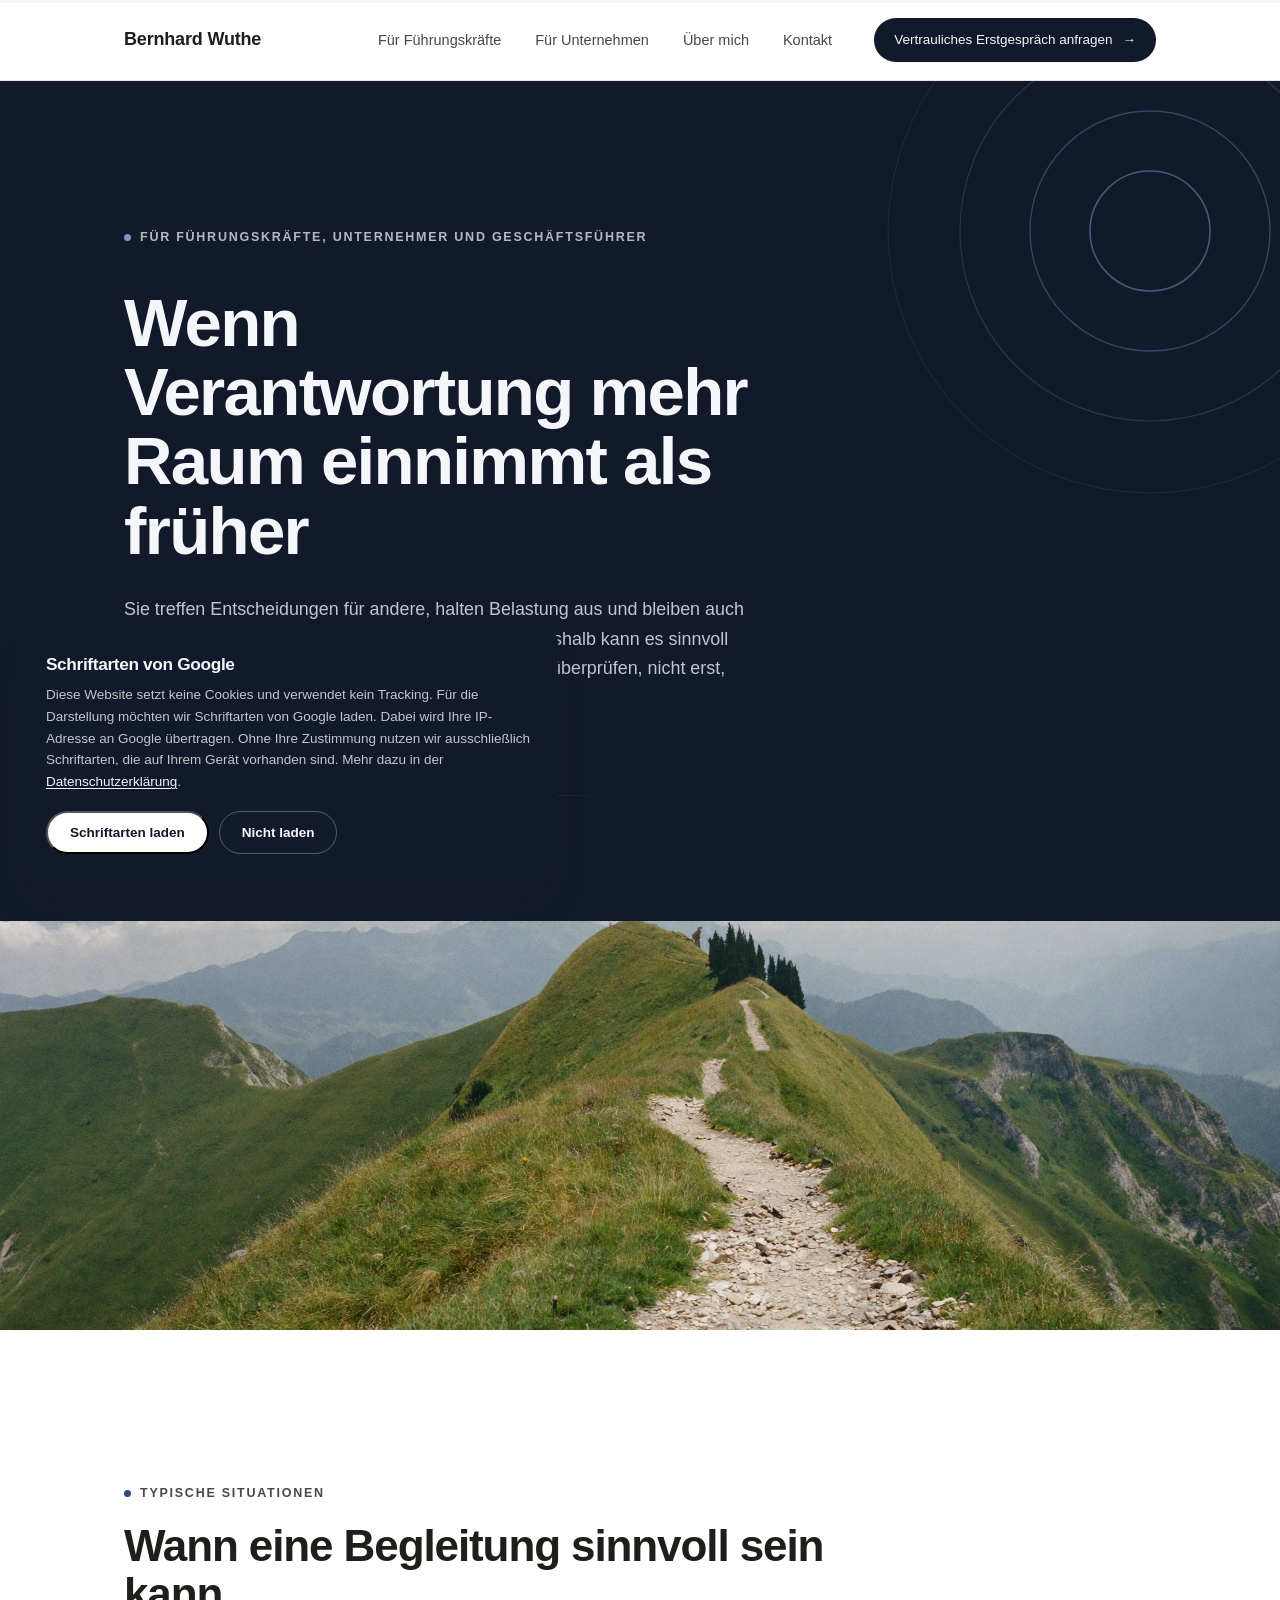
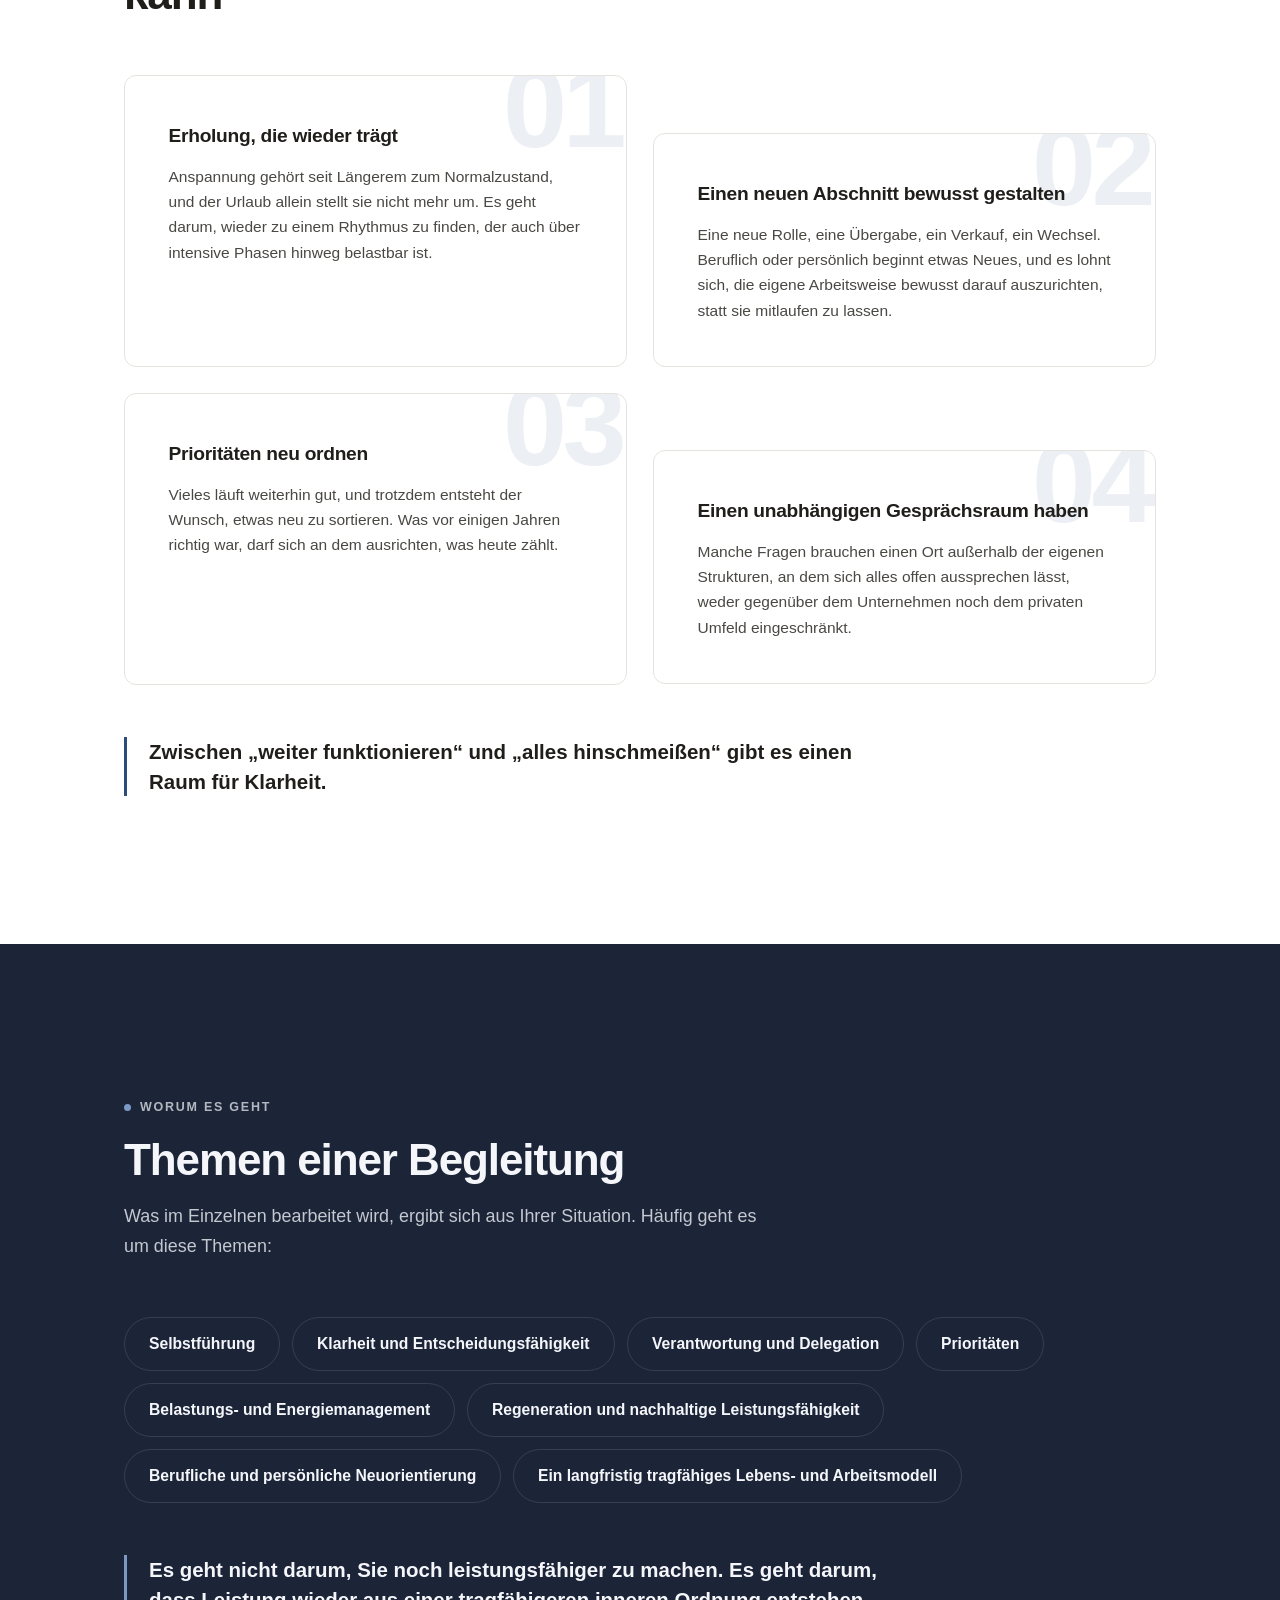
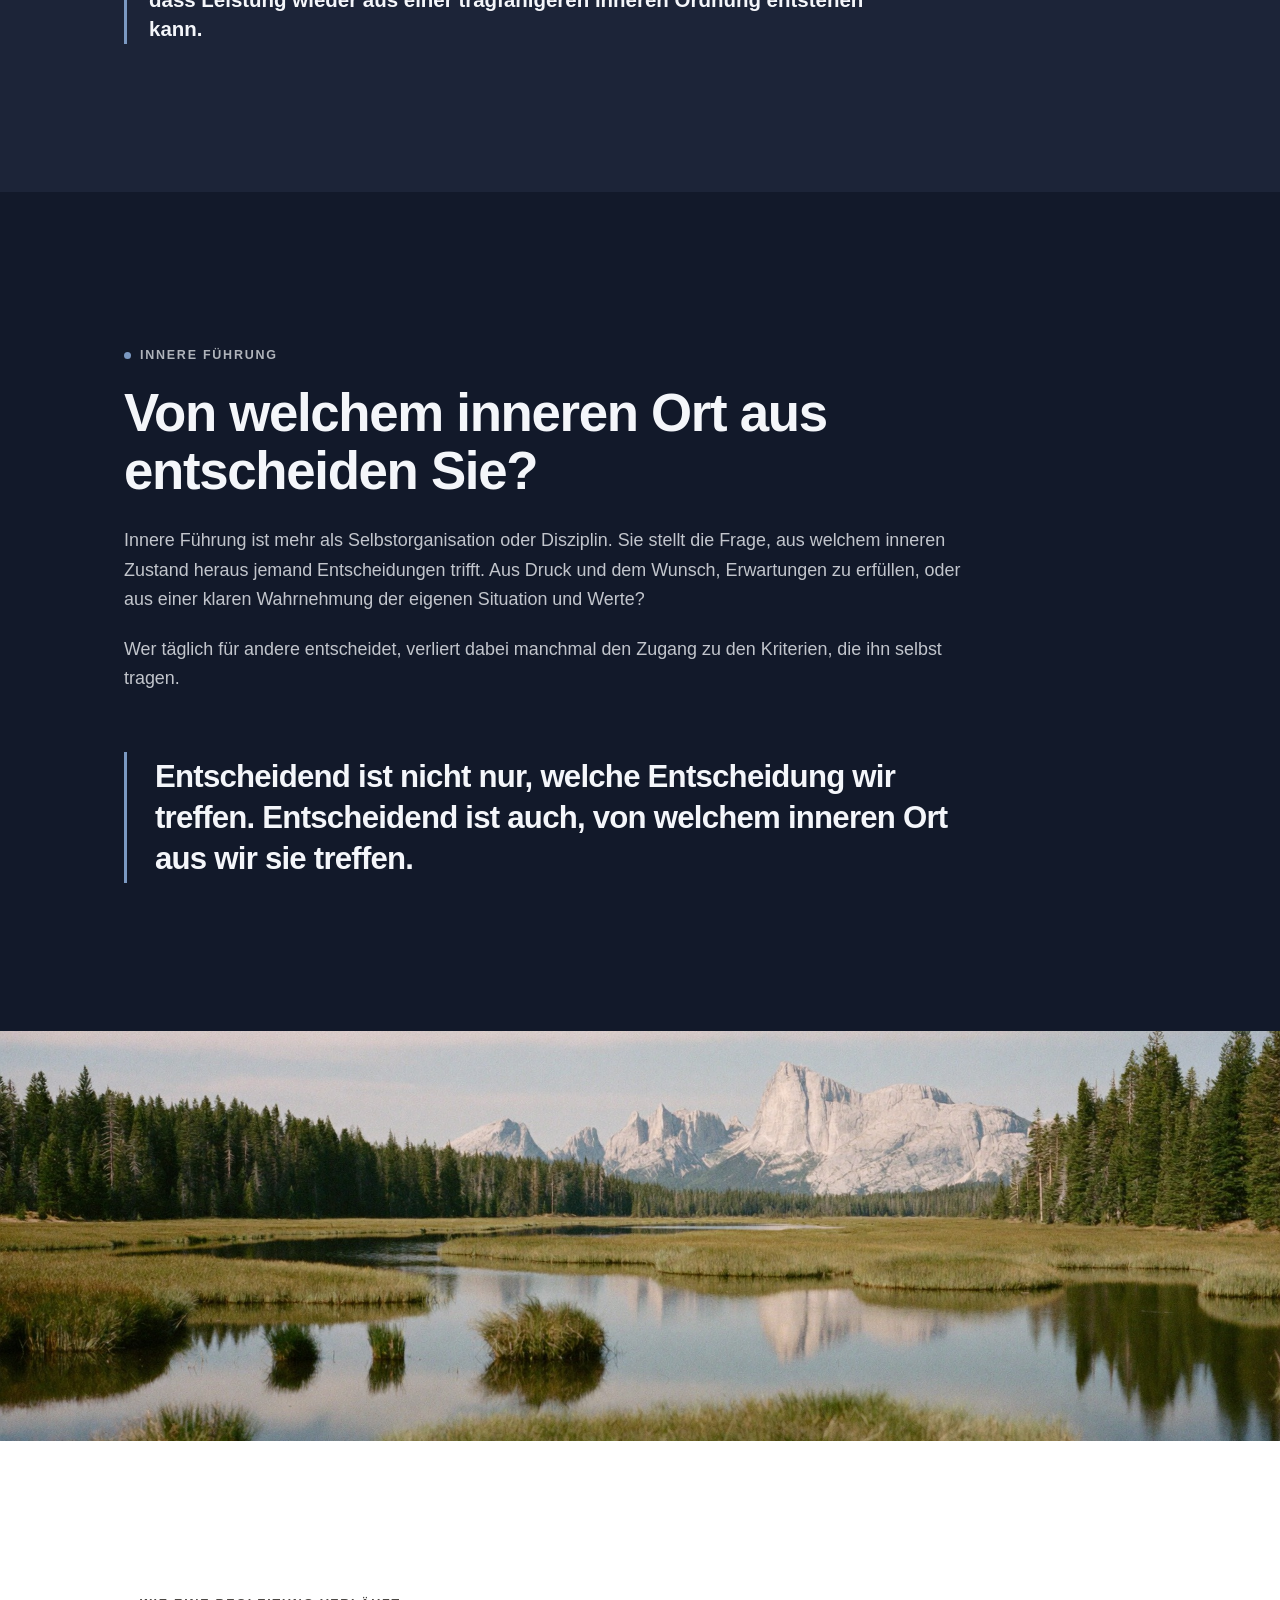
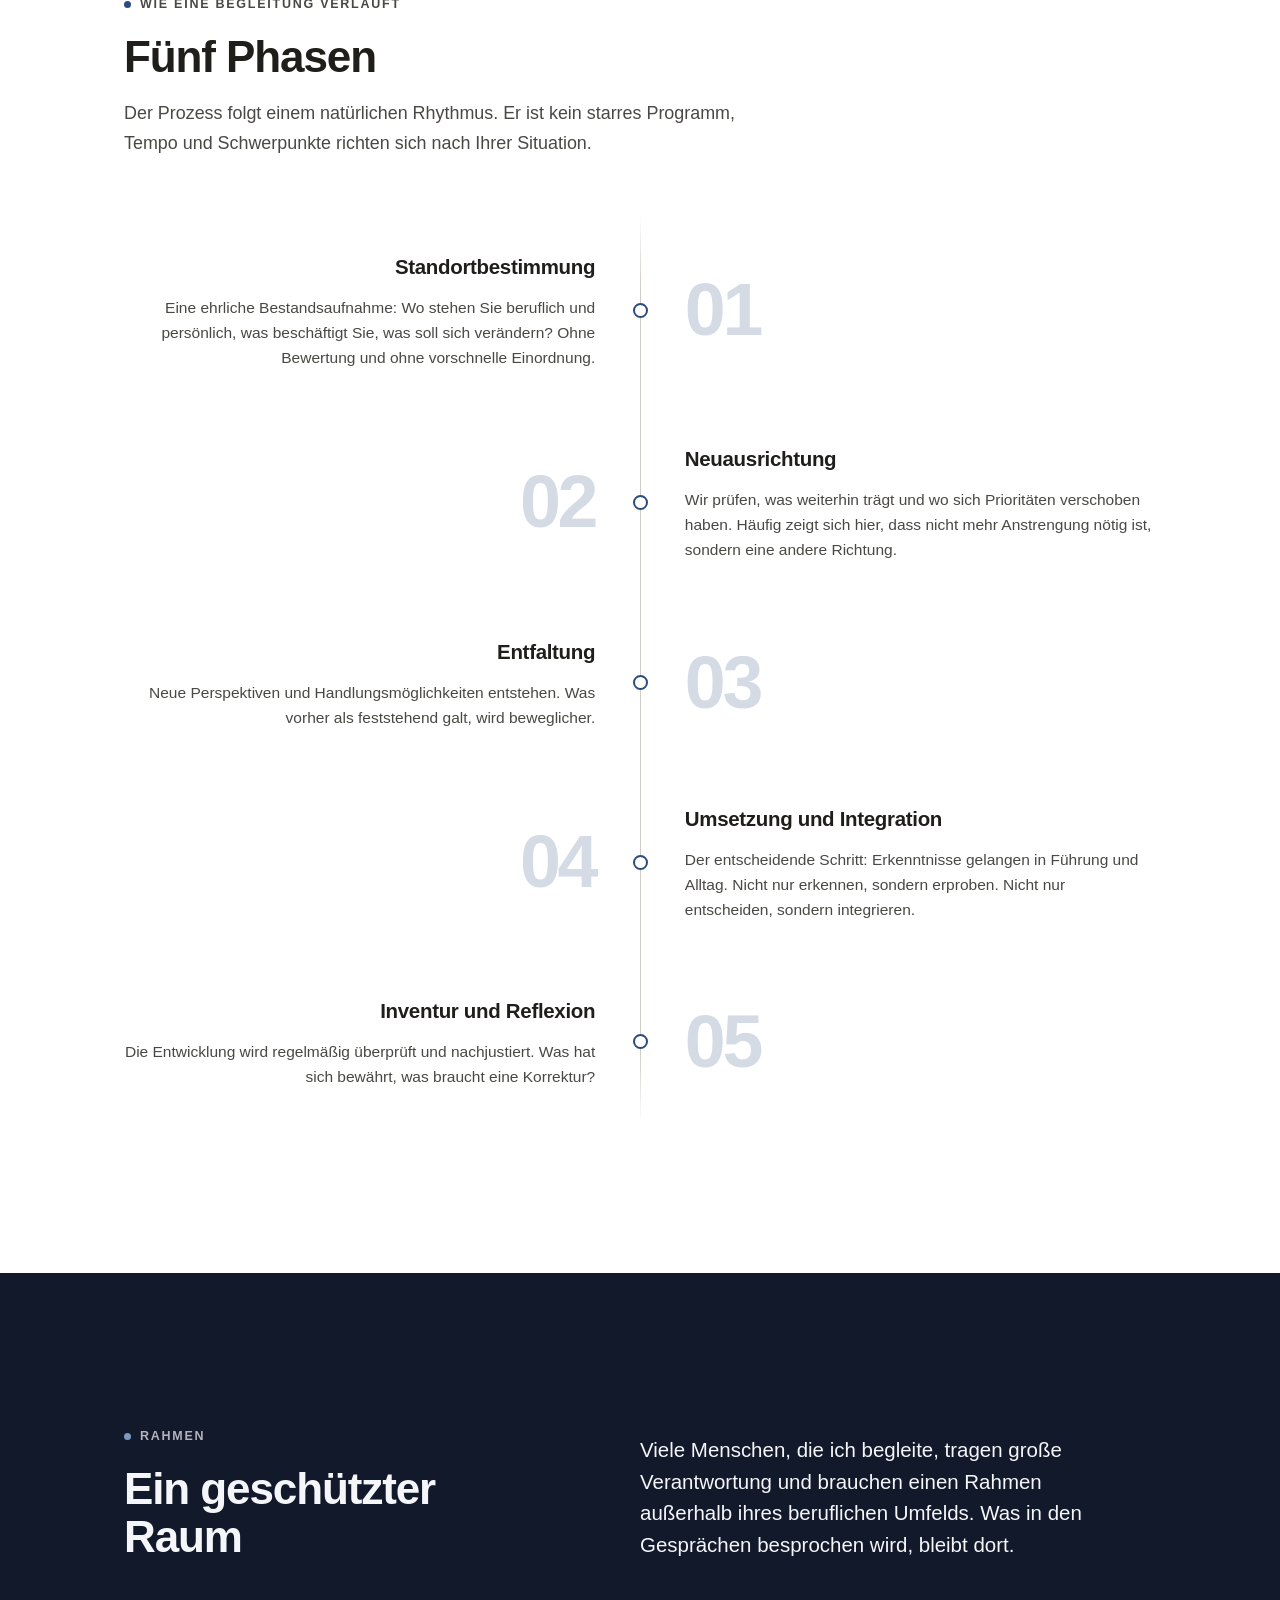
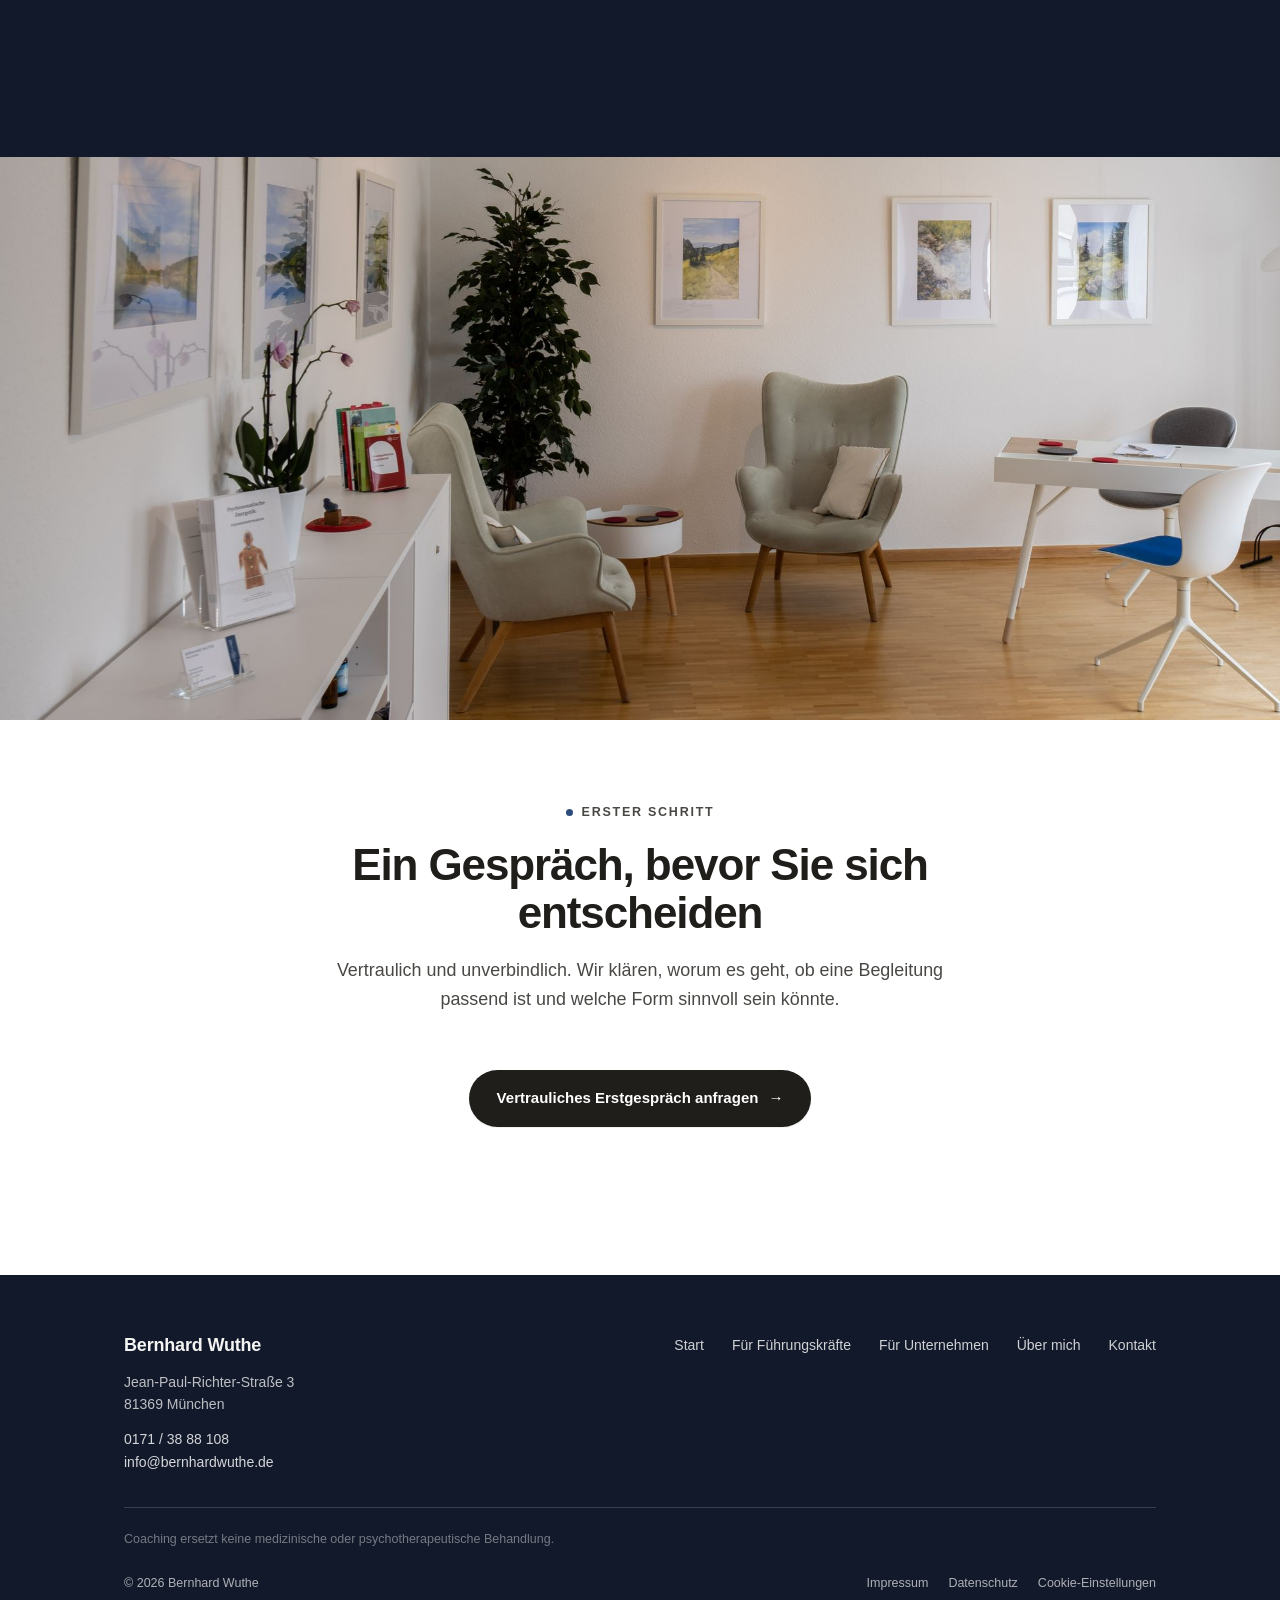
<file: fuehrungskraefte.html>
<!DOCTYPE html>
<html lang="de">
<head>
<meta charset="UTF-8">
<meta name="viewport" content="width=device-width, initial-scale=1.0">
<title>Für Führungskräfte, Bernhard Wuthe</title>
<meta name="description" content="Begleitung für Führungskräfte, Unternehmer und Geschäftsführer: Selbstführung, Prioritäten, Entscheidungen, Regeneration und Neuorientierung in einem geschützten Rahmen.">
<link rel="stylesheet" href="styles.css?v=57">

<link rel="canonical" href="https://bernhardwuthe.de/fuehrungskraefte">
<link rel="icon" type="image/png" sizes="32x32" href="images/favicon-32.png">
<link rel="icon" type="image/png" sizes="16x16" href="images/favicon-16.png">
<link rel="apple-touch-icon" sizes="180x180" href="images/apple-touch-icon.png">
<meta name="theme-color" content="#12192A">

<meta property="og:type" content="website">
<meta property="og:site_name" content="Bernhard Wuthe">
<meta property="og:locale" content="de_DE">
<meta property="og:url" content="https://bernhardwuthe.de/fuehrungskraefte">
<meta property="og:title" content="Für Führungskräfte, Bernhard Wuthe">
<meta property="og:description" content="Begleitung für Führungskräfte, Unternehmer und Geschäftsführer: Selbstführung, Prioritäten, Entscheidungen, Regeneration und Neuorientierung in einem geschützten Rahmen.">
<meta property="og:image" content="https://bernhardwuthe.de/images/og-bild.jpg">
<meta property="og:image:width" content="1200">
<meta property="og:image:height" content="630">
<meta property="og:image:alt" content="Bernhard Wuthe, Executive- und Resilienzcoaching in München">
<meta name="twitter:card" content="summary_large_image">
</head>
<body>

<a href="#main" class="visually-hidden">Zum Inhalt springen</a>

<header class="site-header">
  <nav class="nav">
    <a href="index.html" class="wordmark">Bernhard Wuthe</a>
    <button class="nav-toggle" aria-label="Menü öffnen" aria-expanded="false" aria-controls="hauptmenue">
      <span class="nav-toggle-bars" aria-hidden="true"><span></span><span></span><span></span></span>
    </button>
    <ul class="nav-links" id="hauptmenue">
      <li><a href="fuehrungskraefte.html">Für Führungskräfte</a></li>
      <li><a href="unternehmen.html">Für Unternehmen</a></li>
      <li><a href="index.html#ueber-mich">Über mich</a></li>
      <li><a href="index.html#kontakt">Kontakt</a></li>
      <li class="nav-cta">
        <a href="termin.html" class="btn btn--primary">Vertrauliches Erstgespräch anfragen <span class="arrow">→</span></a>
      </li>
      <li class="nav-contact">
        <span class="nav-contact-label">Direkt erreichbar</span>
        <a href="tel:+491713888108">0171 / 38 88 108</a>
        <a href="mailto:info@bernhardwuthe.de">info@bernhardwuthe.de</a>
      </li>
    </ul>
  </nav>
</header>

<main id="main">

  <!-- 1 - KOPF · Off-White -->
  <section class="page-head">
    <div class="container">
      <p class="kicker">Für Führungskräfte, Unternehmer und Geschäftsführer</p>
      <h1>Wenn Verantwortung mehr Raum einnimmt als früher</h1>
      <p class="lede">Sie treffen Entscheidungen für andere, halten Belastung aus und bleiben auch in anspruchsvollen Phasen handlungsfähig. Genau deshalb kann es sinnvoll sein, die eigene Situation von Zeit zu Zeit bewusst zu überprüfen, nicht erst, wenn es nicht mehr geht.</p>
      <p class="page-mark">Für Sie selbst</p>
    </div>
  </section>

  <div class="image-band">
    <img src="images/bergpfad.jpg" alt="Schmaler Bergpfad entlang eines Gratwegs" width="2048" height="1152" loading="lazy">
  </div>

  <!-- 2 - SITUATIONEN · Weiß -->
  <section class="section">
    <div class="container">
      <div class="section-head">
        <p class="kicker">Typische Situationen</p>
        <h2>Wann eine Begleitung sinnvoll sein kann</h2>
      </div>
      <div class="case-grid case-grid--stagger">
        <div class="case-card">
          <span class="ghost-num" aria-hidden="true">01</span>
          <h3>Erholung, die wieder trägt</h3>
          <p>Anspannung gehört seit Längerem zum Normalzustand, und der Urlaub allein stellt sie nicht mehr um. Es geht darum, wieder zu einem Rhythmus zu finden, der auch über intensive Phasen hinweg belastbar ist.</p>
        </div>
        <div class="case-card">
          <span class="ghost-num" aria-hidden="true">02</span>
          <h3>Einen neuen Abschnitt bewusst gestalten</h3>
          <p>Eine neue Rolle, eine Übergabe, ein Verkauf, ein Wechsel. Beruflich oder persönlich beginnt etwas Neues, und es lohnt sich, die eigene Arbeitsweise bewusst darauf auszurichten, statt sie mitlaufen zu lassen.</p>
        </div>
        <div class="case-card">
          <span class="ghost-num" aria-hidden="true">03</span>
          <h3>Prioritäten neu ordnen</h3>
          <p>Vieles läuft weiterhin gut, und trotzdem entsteht der Wunsch, etwas neu zu sortieren. Was vor einigen Jahren richtig war, darf sich an dem ausrichten, was heute zählt.</p>
        </div>
        <div class="case-card">
          <span class="ghost-num" aria-hidden="true">04</span>
          <h3>Einen unabhängigen Gesprächsraum haben</h3>
          <p>Manche Fragen brauchen einen Ort außerhalb der eigenen Strukturen, an dem sich alles offen aussprechen lässt, weder gegenüber dem Unternehmen noch dem privaten Umfeld eingeschränkt.</p>
        </div>
      </div>
      <p class="grid-note">Zwischen „weiter funktionieren“ und „alles hinschmeißen“ gibt es einen Raum für Klarheit.</p>
    </div>
  </section>

  <!-- 3 - THEMEN · Navy (hellere Stufe) -->
  <section class="section section--dark section--dark-soft">
    <div class="container">
      <div class="section-head">
        <p class="kicker">Worum es geht</p>
        <h2>Themen einer Begleitung</h2>
        <p class="lede">Was im Einzelnen bearbeitet wird, ergibt sich aus Ihrer Situation. Häufig geht es um diese Themen:</p>
      </div>
      <ul class="topic-pills">
        <li>Selbstführung</li>
        <li>Klarheit und Entscheidungsfähigkeit</li>
        <li>Verantwortung und Delegation</li>
        <li>Prioritäten</li>
        <li>Belastungs- und Energiemanagement</li>
        <li>Regeneration und nachhaltige Leistungsfähigkeit</li>
        <li>Berufliche und persönliche Neuorientierung</li>
        <li>Ein langfristig tragfähiges Lebens- und Arbeitsmodell</li>
      </ul>
      <p class="grid-note">Es geht nicht darum, Sie noch leistungsfähiger zu machen. Es geht darum, dass Leistung wieder aus einer tragfähigeren inneren Ordnung entstehen kann.</p>
    </div>
  </section>

  <!-- 4 - INNERE FÜHRUNG · Blau -->
  <section class="section section--dark">
    <div class="container">
      <div class="statement">
        <p class="kicker">Innere Führung</p>
        <h2 style="margin-bottom:26px;">Von welchem inneren Ort aus entscheiden Sie?</h2>
        <p class="lede">Innere Führung ist mehr als Selbstorganisation oder Disziplin. Sie stellt die Frage, aus welchem inneren Zustand heraus jemand Entscheidungen trifft. Aus Druck und dem Wunsch, Erwartungen zu erfüllen, oder aus einer klaren Wahrnehmung der eigenen Situation und Werte?</p>
        <p class="lede">Wer täglich für andere entscheidet, verliert dabei manchmal den Zugang zu den Kriterien, die ihn selbst tragen.</p>
        <span class="statement-highlight">Entscheidend ist nicht nur, welche Entscheidung wir treffen. Entscheidend ist auch, von welchem inneren Ort aus wir sie treffen.</span>
      </div>
    </div>
  </section>

  <div class="image-band">
    <img src="images/bergsee.jpg" alt="Stiller Bergsee mit Bergkulisse im diffusen Licht" width="2048" height="1152" loading="lazy">
  </div>

  <!-- 5 - ABLAUF · Weiß -->
  <section class="section">
    <div class="container">
      <div class="section-head">
        <p class="kicker">Wie eine Begleitung verläuft</p>
        <h2>Fünf Phasen</h2>
        <p class="lede">Der Prozess folgt einem natürlichen Rhythmus. Er ist kein starres Programm, Tempo und Schwerpunkte richten sich nach Ihrer Situation.</p>
      </div>
      <!-- Die Bezeichnungen der fünf Phasen sind verbindlich und dürfen nicht verändert werden. -->
      <div class="timeline">
        <div class="t-item">
          <span class="t-dot" aria-hidden="true"></span>
          <span class="t-num" aria-hidden="true">01</span>
          <div class="t-card">
            <h3>Standortbestimmung</h3>
            <p>Eine ehrliche Bestandsaufnahme: Wo stehen Sie beruflich und persönlich, was beschäftigt Sie, was soll sich verändern? Ohne Bewertung und ohne vorschnelle Einordnung.</p>
          </div>
        </div>
        <div class="t-item">
          <span class="t-dot" aria-hidden="true"></span>
          <span class="t-num" aria-hidden="true">02</span>
          <div class="t-card">
            <h3>Neuausrichtung</h3>
            <p>Wir prüfen, was weiterhin trägt und wo sich Prioritäten verschoben haben. Häufig zeigt sich hier, dass nicht mehr Anstrengung nötig ist, sondern eine andere Richtung.</p>
          </div>
        </div>
        <div class="t-item">
          <span class="t-dot" aria-hidden="true"></span>
          <span class="t-num" aria-hidden="true">03</span>
          <div class="t-card">
            <h3>Entfaltung</h3>
            <p>Neue Perspektiven und Handlungsmöglichkeiten entstehen. Was vorher als feststehend galt, wird beweglicher.</p>
          </div>
        </div>
        <div class="t-item">
          <span class="t-dot" aria-hidden="true"></span>
          <span class="t-num" aria-hidden="true">04</span>
          <div class="t-card">
            <h3>Umsetzung und Integration</h3>
            <p>Der entscheidende Schritt: Erkenntnisse gelangen in Führung und Alltag. Nicht nur erkennen, sondern erproben. Nicht nur entscheiden, sondern integrieren.</p>
          </div>
        </div>
        <div class="t-item">
          <span class="t-dot" aria-hidden="true"></span>
          <span class="t-num" aria-hidden="true">05</span>
          <div class="t-card">
            <h3>Inventur und Reflexion</h3>
            <p>Die Entwicklung wird regelmäßig überprüft und nachjustiert. Was hat sich bewährt, was braucht eine Korrektur?</p>
          </div>
        </div>
      </div>
      <!-- OFFEN: Formate, Frequenz und Ort der Gespräche werden nachgeliefert. Nichts dazu erfinden. -->
    </div>
  </section>

  <!-- 6 - VERTRAULICHKEIT · Navy -->
  <section class="section section--dark">
    <div class="container">
      <div class="text-split">
        <div class="text-split-head">
          <p class="kicker">Rahmen</p>
          <h2>Ein geschützter Raum</h2>
        </div>
        <div class="text-split-body">
          <p class="lede-lead">Viele Menschen, die ich begleite, tragen große Verantwortung und brauchen einen Rahmen außerhalb ihres beruflichen Umfelds. Was in den Gesprächen besprochen wird, bleibt dort.</p>

          <!-- OFFEN: rechtliche Prüfung der Vertraulichkeits- und Abgrenzungshinweise vor Veröffentlichung. -->
        </div>
      </div>
    </div>
  </section>

  <!-- 7 - ABSCHLUSS · Bild + hell -->
  <section class="section closing" id="kontakt">
    <div class="closing-media">
      <img src="images/praxisraum-sendling.jpg" alt="Gesprächsraum der Praxis in München-Sendling" width="2000" height="2004" loading="lazy">
    </div>

    <div class="container">
      <div class="section-head center">
        <p class="kicker">Erster Schritt</p>
        <h2>Ein Gespräch, bevor Sie sich entscheiden</h2>
        <p class="lede">Vertraulich und unverbindlich. Wir klären, worum es geht, ob eine Begleitung passend ist und welche Form sinnvoll sein könnte.</p>
      </div>
      <a href="termin.html" class="btn btn--primary">Vertrauliches Erstgespräch anfragen <span class="arrow">→</span></a>
    </div>
  </section>

</main>

<footer class="site-footer">
  <div class="container">
    <div class="footer-top">
      <div class="footer-brand">
        <span class="wordmark">Bernhard Wuthe</span>
        <p class="footer-address">
          Jean-Paul-Richter-Straße 3<br>
          81369 München
        </p>
        <p class="footer-contact">
          <a href="tel:+491713888108">0171 / 38 88 108</a><br>
          <a href="mailto:info@bernhardwuthe.de">info@bernhardwuthe.de</a>
        </p>
      </div>
      <ul class="footer-nav">
        <li><a href="index.html">Start</a></li>
        <li><a href="fuehrungskraefte.html">Für Führungskräfte</a></li>
        <li><a href="unternehmen.html">Für Unternehmen</a></li>
        <li><a href="index.html#ueber-mich">Über mich</a></li>
        <li><a href="index.html#kontakt">Kontakt</a></li>
      </ul>
    </div>
    <p class="footer-note">Coaching ersetzt keine medizinische oder psychotherapeutische Behandlung.</p>
    <div class="footer-bottom">
      <span>© <span id="year"></span> Bernhard Wuthe</span>
      <ul class="footer-legal">
        <li><a href="impressum.html">Impressum</a></li>
        <li><a href="datenschutz.html">Datenschutz</a></li>
        <li><a href="#" id="cookie-settings">Cookie-Einstellungen</a></li>
      </ul>
    </div>
  </div>
</footer>

<script>document.getElementById('year').textContent = new Date().getFullYear();</script>
<script src="script.js?v=49"></script>
</body>
</html>
</file>
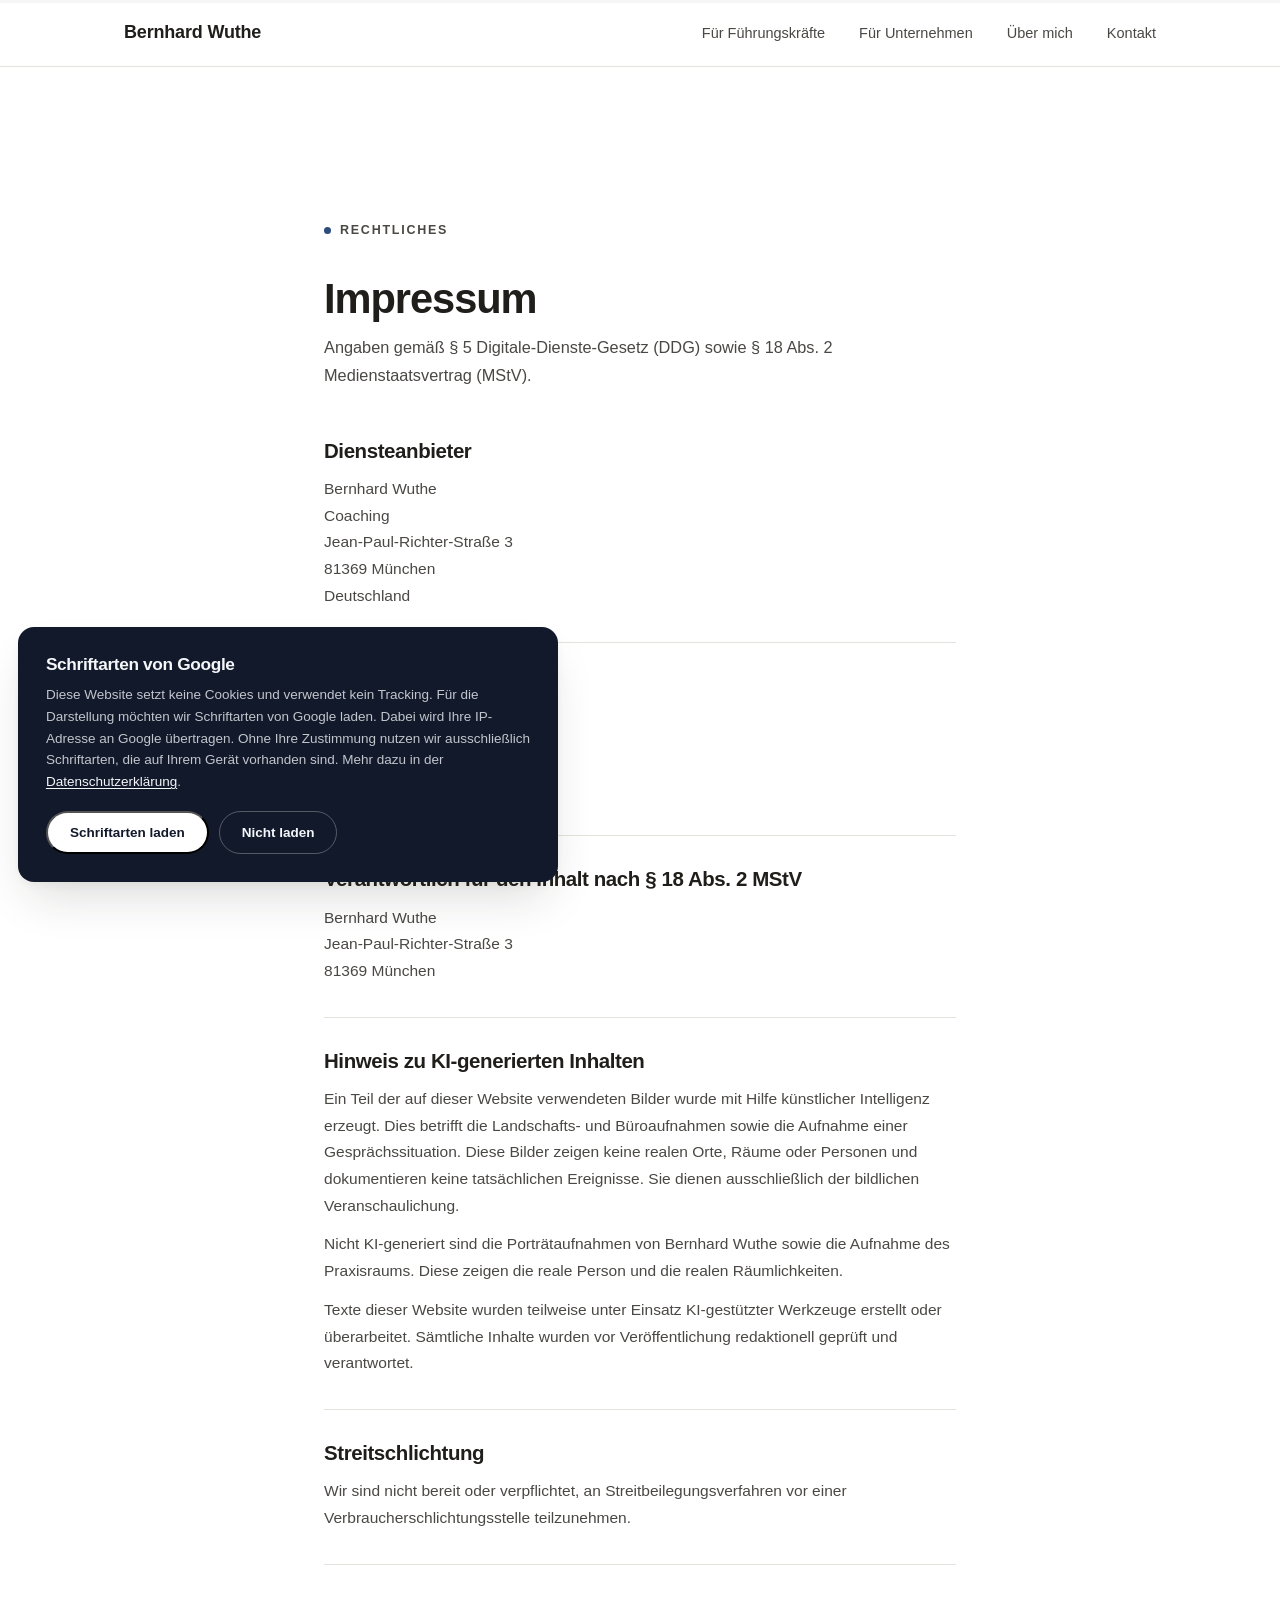
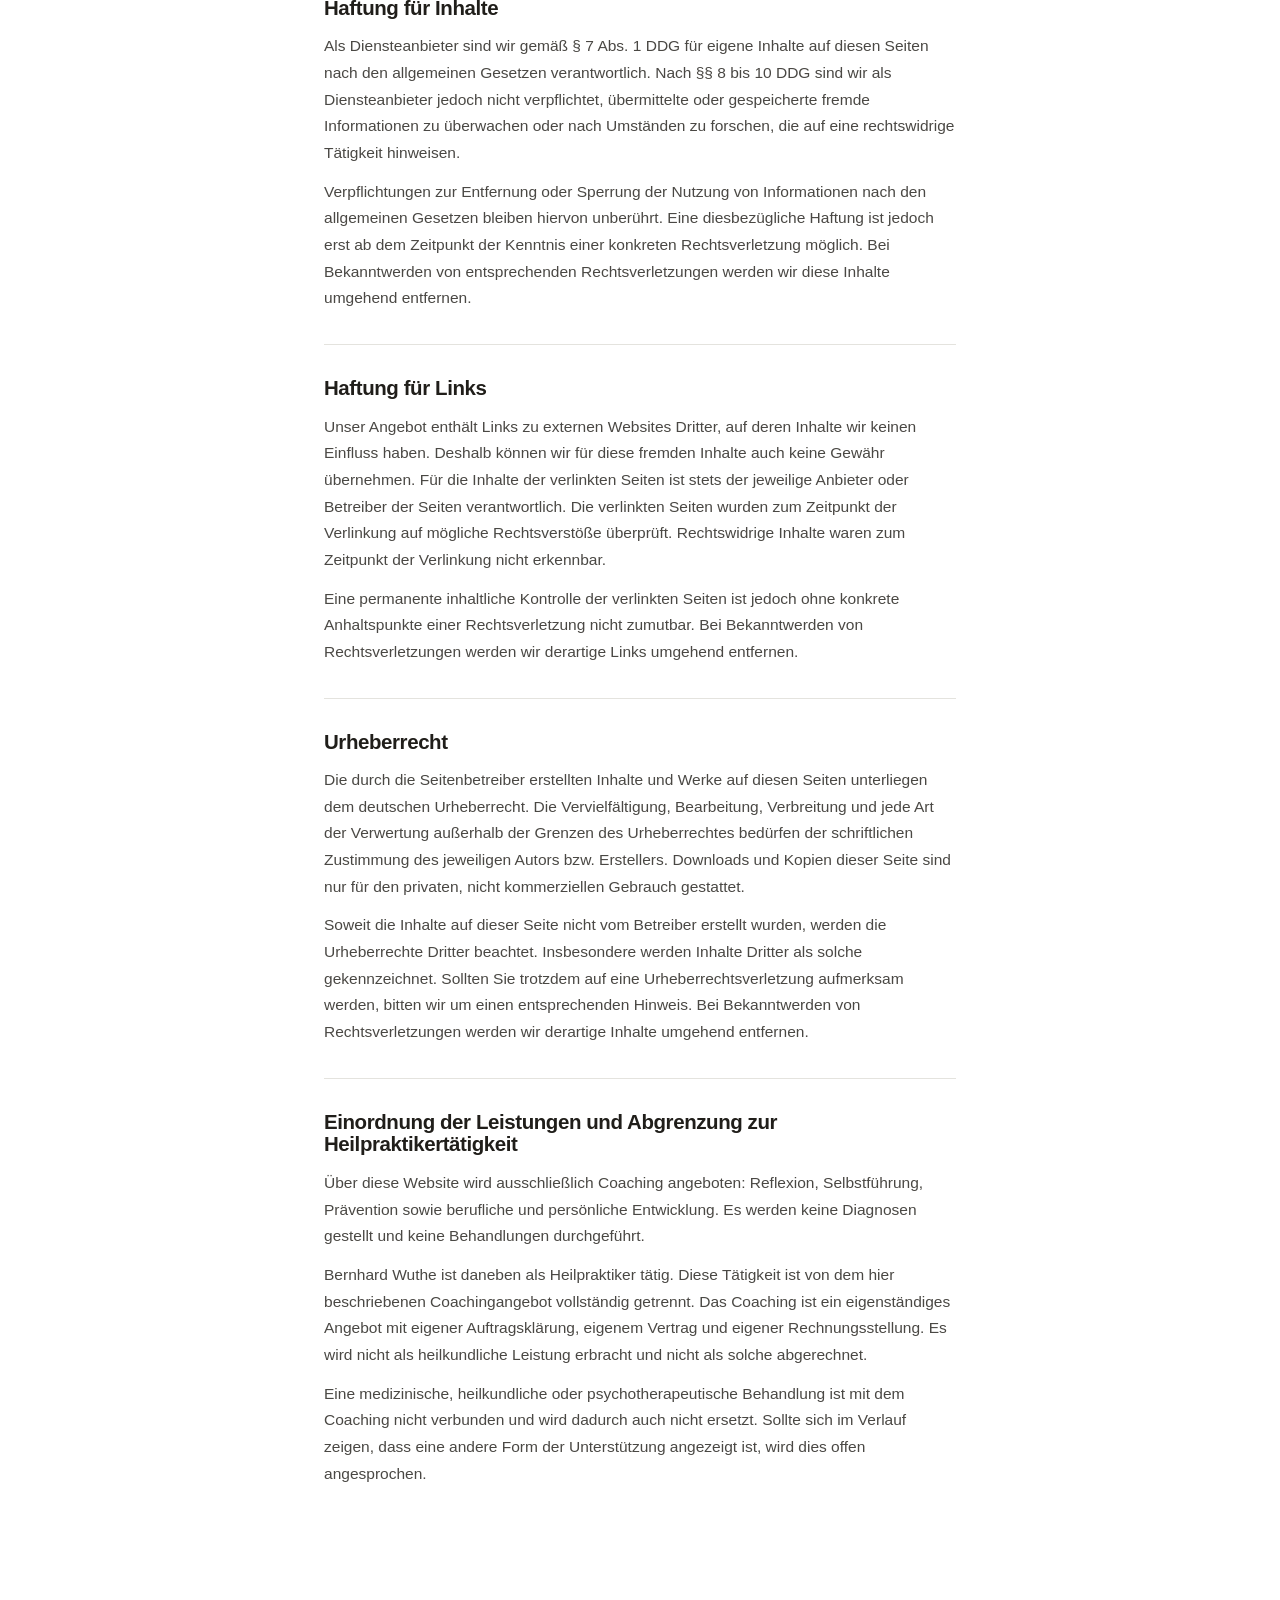
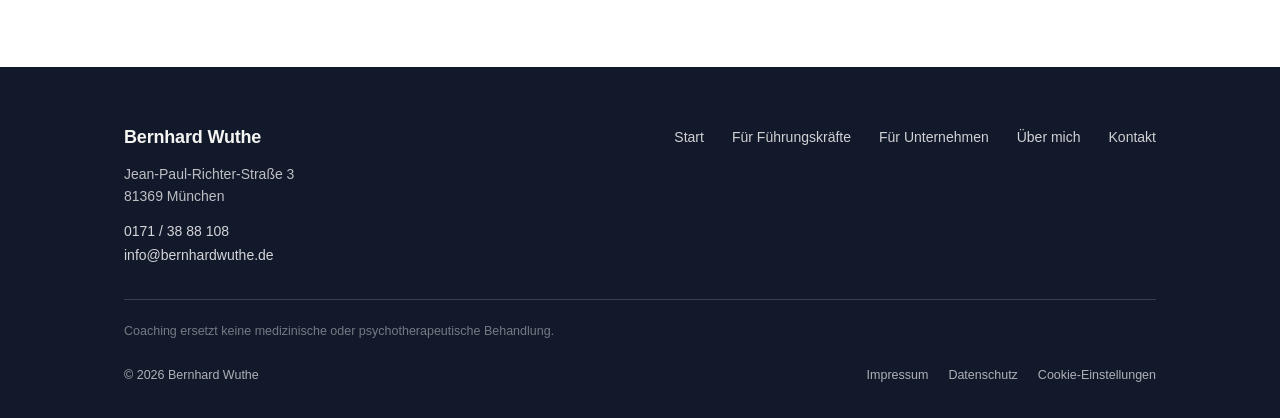
<file: impressum.html>
<!DOCTYPE html>
<html lang="de">
<head>
<meta charset="UTF-8">
<meta name="viewport" content="width=device-width, initial-scale=1.0">
<title>Impressum, Bernhard Wuthe</title>
<meta name="robots" content="noindex, follow">
<link rel="stylesheet" href="styles.css?v=57">

<link rel="canonical" href="https://bernhardwuthe.de/impressum">
<link rel="icon" type="image/png" sizes="32x32" href="images/favicon-32.png">
<link rel="icon" type="image/png" sizes="16x16" href="images/favicon-16.png">
<link rel="apple-touch-icon" sizes="180x180" href="images/apple-touch-icon.png">
<meta name="theme-color" content="#12192A">
</head>
<body>

<a href="#main" class="visually-hidden">Zum Inhalt springen</a>

<header class="site-header">
  <nav class="nav">
    <a href="index.html" class="wordmark">Bernhard Wuthe</a>
    <button class="nav-toggle" aria-label="Menü öffnen" aria-expanded="false" aria-controls="hauptmenue">
      <span class="nav-toggle-bars" aria-hidden="true"><span></span><span></span><span></span></span>
    </button>
    <ul class="nav-links" id="hauptmenue">
      <li><a href="fuehrungskraefte.html">Für Führungskräfte</a></li>
      <li><a href="unternehmen.html">Für Unternehmen</a></li>
      <li><a href="index.html#ueber-mich">Über mich</a></li>
      <li><a href="index.html#kontakt">Kontakt</a></li>
      <li class="nav-contact">
        <span class="nav-contact-label">Direkt erreichbar</span>
        <a href="tel:+491713888108">0171 / 38 88 108</a>
        <a href="mailto:info@bernhardwuthe.de">info@bernhardwuthe.de</a>
      </li>
    </ul>
  </nav>
</header>

<main id="main">
  <section class="section">
    <div class="container legal-page">
      <p class="kicker">Rechtliches</p>
      <h1>Impressum</h1>
      <p class="legal-intro">Angaben gemäß § 5 Digitale-Dienste-Gesetz (DDG) sowie § 18 Abs. 2 Medienstaatsvertrag (MStV).</p>

      <div class="legal-block">
        <h2>Diensteanbieter</h2>
        <p class="legal-address">
          Bernhard Wuthe<br>
          Coaching<br>
          Jean-Paul-Richter-Straße 3<br>
          81369 München<br>
          Deutschland
        </p>
      </div>

      <div class="legal-block">
        <h2>Kontakt</h2>
        <p>
          Telefon: <a href="tel:+491713888108">0171 / 38 88 108</a><br>
          E-Mail: <a href="mailto:info@bernhardwuthe.de">info@bernhardwuthe.de</a>
        </p>
        <p>Termine nach Vereinbarung.</p>
      </div>

      <div class="legal-block">
        <h2>Verantwortlich für den Inhalt nach § 18 Abs. 2 MStV</h2>
        <p class="legal-address">
          Bernhard Wuthe<br>
          Jean-Paul-Richter-Straße 3<br>
          81369 München
        </p>
      </div>

      <div class="legal-block">
        <h2>Hinweis zu KI-generierten Inhalten</h2>
        <p>Ein Teil der auf dieser Website verwendeten Bilder wurde mit Hilfe künstlicher Intelligenz erzeugt. Dies betrifft die Landschafts- und Büroaufnahmen sowie die Aufnahme einer Gesprächssituation. Diese Bilder zeigen keine realen Orte, Räume oder Personen und dokumentieren keine tatsächlichen Ereignisse. Sie dienen ausschließlich der bildlichen Veranschaulichung.</p>
        <p>Nicht KI-generiert sind die Porträtaufnahmen von Bernhard Wuthe sowie die Aufnahme des Praxisraums. Diese zeigen die reale Person und die realen Räumlichkeiten.</p>
        <p>Texte dieser Website wurden teilweise unter Einsatz KI-gestützter Werkzeuge erstellt oder überarbeitet. Sämtliche Inhalte wurden vor Veröffentlichung redaktionell geprüft und verantwortet.</p>
      </div>

      <div class="legal-block">
        <h2>Streitschlichtung</h2>
        <p>Wir sind nicht bereit oder verpflichtet, an Streitbeilegungsverfahren vor einer Verbraucherschlichtungsstelle teilzunehmen.</p>
      </div>

      <div class="legal-block">
        <h2>Haftung für Inhalte</h2>
        <p>Als Diensteanbieter sind wir gemäß § 7 Abs. 1 DDG für eigene Inhalte auf diesen Seiten nach den allgemeinen Gesetzen verantwortlich. Nach §§ 8 bis 10 DDG sind wir als Diensteanbieter jedoch nicht verpflichtet, übermittelte oder gespeicherte fremde Informationen zu überwachen oder nach Umständen zu forschen, die auf eine rechtswidrige Tätigkeit hinweisen.</p>
        <p>Verpflichtungen zur Entfernung oder Sperrung der Nutzung von Informationen nach den allgemeinen Gesetzen bleiben hiervon unberührt. Eine diesbezügliche Haftung ist jedoch erst ab dem Zeitpunkt der Kenntnis einer konkreten Rechtsverletzung möglich. Bei Bekanntwerden von entsprechenden Rechtsverletzungen werden wir diese Inhalte umgehend entfernen.</p>
      </div>

      <div class="legal-block">
        <h2>Haftung für Links</h2>
        <p>Unser Angebot enthält Links zu externen Websites Dritter, auf deren Inhalte wir keinen Einfluss haben. Deshalb können wir für diese fremden Inhalte auch keine Gewähr übernehmen. Für die Inhalte der verlinkten Seiten ist stets der jeweilige Anbieter oder Betreiber der Seiten verantwortlich. Die verlinkten Seiten wurden zum Zeitpunkt der Verlinkung auf mögliche Rechtsverstöße überprüft. Rechtswidrige Inhalte waren zum Zeitpunkt der Verlinkung nicht erkennbar.</p>
        <p>Eine permanente inhaltliche Kontrolle der verlinkten Seiten ist jedoch ohne konkrete Anhaltspunkte einer Rechtsverletzung nicht zumutbar. Bei Bekanntwerden von Rechtsverletzungen werden wir derartige Links umgehend entfernen.</p>
      </div>

      <div class="legal-block">
        <h2>Urheberrecht</h2>
        <p>Die durch die Seitenbetreiber erstellten Inhalte und Werke auf diesen Seiten unterliegen dem deutschen Urheberrecht. Die Vervielfältigung, Bearbeitung, Verbreitung und jede Art der Verwertung außerhalb der Grenzen des Urheberrechtes bedürfen der schriftlichen Zustimmung des jeweiligen Autors bzw. Erstellers. Downloads und Kopien dieser Seite sind nur für den privaten, nicht kommerziellen Gebrauch gestattet.</p>
        <p>Soweit die Inhalte auf dieser Seite nicht vom Betreiber erstellt wurden, werden die Urheberrechte Dritter beachtet. Insbesondere werden Inhalte Dritter als solche gekennzeichnet. Sollten Sie trotzdem auf eine Urheberrechtsverletzung aufmerksam werden, bitten wir um einen entsprechenden Hinweis. Bei Bekanntwerden von Rechtsverletzungen werden wir derartige Inhalte umgehend entfernen.</p>
      </div>

      <div class="legal-block">
        <h2>Einordnung der Leistungen und Abgrenzung zur Heilpraktikertätigkeit</h2>
        <p>Über diese Website wird ausschließlich Coaching angeboten: Reflexion, Selbstführung, Prävention sowie berufliche und persönliche Entwicklung. Es werden keine Diagnosen gestellt und keine Behandlungen durchgeführt.</p>
        <p>Bernhard Wuthe ist daneben als Heilpraktiker tätig. Diese Tätigkeit ist von dem hier beschriebenen Coachingangebot vollständig getrennt. Das Coaching ist ein eigenständiges Angebot mit eigener Auftragsklärung, eigenem Vertrag und eigener Rechnungsstellung. Es wird nicht als heilkundliche Leistung erbracht und nicht als solche abgerechnet.</p>
        <p>Eine medizinische, heilkundliche oder psychotherapeutische Behandlung ist mit dem Coaching nicht verbunden und wird dadurch auch nicht ersetzt. Sollte sich im Verlauf zeigen, dass eine andere Form der Unterstützung angezeigt ist, wird dies offen angesprochen.</p>
      </div>
    </div>
  </section>
</main>

<footer class="site-footer">
  <div class="container">
    <div class="footer-top">
      <div class="footer-brand">
        <span class="wordmark">Bernhard Wuthe</span>
        <p class="footer-address">
          Jean-Paul-Richter-Straße 3<br>
          81369 München
        </p>
        <p class="footer-contact">
          <a href="tel:+491713888108">0171 / 38 88 108</a><br>
          <a href="mailto:info@bernhardwuthe.de">info@bernhardwuthe.de</a>
        </p>
      </div>
      <ul class="footer-nav">
        <li><a href="index.html">Start</a></li>
        <li><a href="fuehrungskraefte.html">Für Führungskräfte</a></li>
        <li><a href="unternehmen.html">Für Unternehmen</a></li>
        <li><a href="index.html#ueber-mich">Über mich</a></li>
        <li><a href="index.html#kontakt">Kontakt</a></li>
      </ul>
    </div>
    <p class="footer-note">Coaching ersetzt keine medizinische oder psychotherapeutische Behandlung.</p>
    <div class="footer-bottom">
      <span>© <span id="year"></span> Bernhard Wuthe</span>
      <ul class="footer-legal">
        <li><a href="impressum.html">Impressum</a></li>
        <li><a href="datenschutz.html">Datenschutz</a></li>
        <li><a href="#" id="cookie-settings">Cookie-Einstellungen</a></li>
      </ul>
    </div>
  </div>
</footer>

<script>document.getElementById('year').textContent = new Date().getFullYear();</script>
<script src="script.js?v=49"></script>
</body>
</html>
</file>
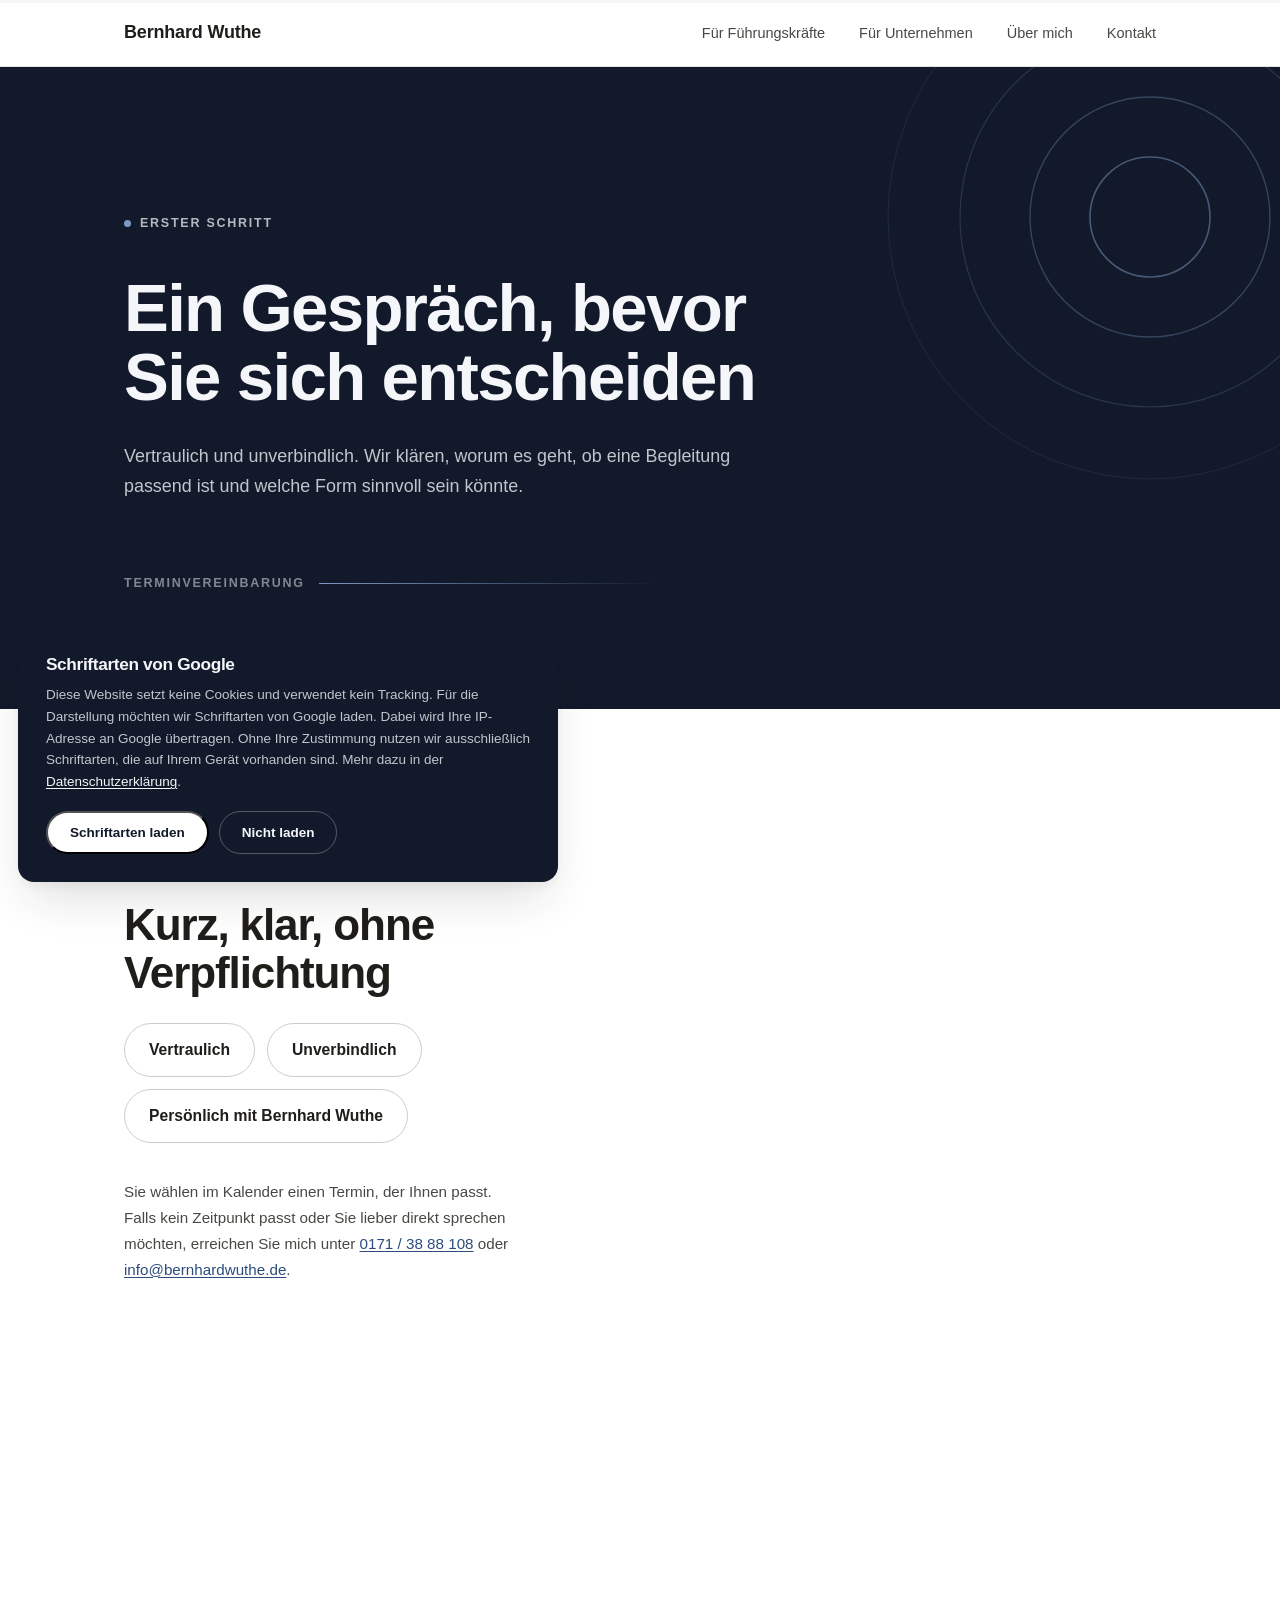
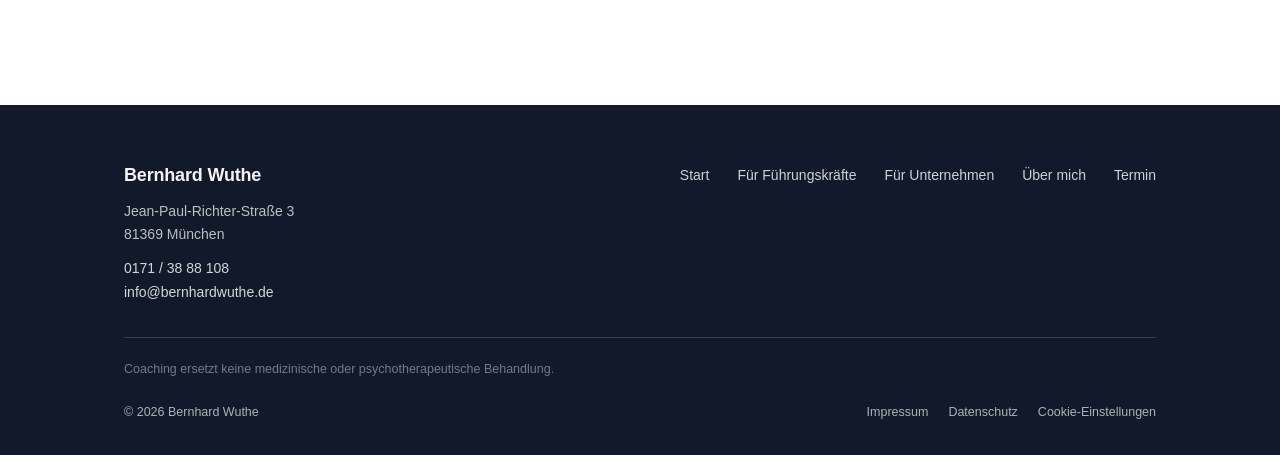
<file: termin.html>
<!DOCTYPE html>
<html lang="de">
<head>
<meta charset="UTF-8">
<meta name="viewport" content="width=device-width, initial-scale=1.0">
<title>Erstgespräch vereinbaren, Bernhard Wuthe</title>
<meta name="description" content="Vereinbaren Sie ein vertrauliches und unverbindliches Erstgespräch. Wir klären, worum es geht und ob eine Begleitung passend ist.">
<link rel="stylesheet" href="styles.css?v=57">

<link rel="canonical" href="https://bernhardwuthe.de/termin">
<link rel="icon" type="image/png" sizes="32x32" href="images/favicon-32.png">
<link rel="icon" type="image/png" sizes="16x16" href="images/favicon-16.png">
<link rel="apple-touch-icon" sizes="180x180" href="images/apple-touch-icon.png">
<meta name="theme-color" content="#12192A">

<meta property="og:type" content="website">
<meta property="og:site_name" content="Bernhard Wuthe">
<meta property="og:locale" content="de_DE">
<meta property="og:url" content="https://bernhardwuthe.de/termin">
<meta property="og:title" content="Erstgespräch vereinbaren, Bernhard Wuthe">
<meta property="og:description" content="Vereinbaren Sie ein vertrauliches und unverbindliches Erstgespräch. Wir klären, worum es geht und ob eine Begleitung passend ist.">
<meta property="og:image" content="https://bernhardwuthe.de/images/og-bild.jpg">
<meta property="og:image:width" content="1200">
<meta property="og:image:height" content="630">
<meta property="og:image:alt" content="Bernhard Wuthe, Executive- und Resilienzcoaching in München">
<meta name="twitter:card" content="summary_large_image">
</head>
<body>

<a href="#main" class="visually-hidden">Zum Inhalt springen</a>

<header class="site-header">
  <nav class="nav">
    <a href="index.html" class="wordmark">Bernhard Wuthe</a>
    <button class="nav-toggle" aria-label="Menü öffnen" aria-expanded="false" aria-controls="hauptmenue">
      <span class="nav-toggle-bars" aria-hidden="true"><span></span><span></span><span></span></span>
    </button>
    <ul class="nav-links" id="hauptmenue">
      <li><a href="fuehrungskraefte.html">Für Führungskräfte</a></li>
      <li><a href="unternehmen.html">Für Unternehmen</a></li>
      <li><a href="index.html#ueber-mich">Über mich</a></li>
      <li><a href="index.html#kontakt">Kontakt</a></li>
      <li class="nav-contact">
        <span class="nav-contact-label">Direkt erreichbar</span>
        <a href="tel:+491713888108">0171 / 38 88 108</a>
        <a href="mailto:info@bernhardwuthe.de">info@bernhardwuthe.de</a>
      </li>
    </ul>
  </nav>
</header>

<main id="main">

  <!-- 1 - KOPF · Navy -->
  <section class="page-head">
    <div class="container">
      <p class="kicker">Erster Schritt</p>
      <h1>Ein Gespräch, bevor Sie sich entscheiden</h1>
      <p class="lede">Vertraulich und unverbindlich. Wir klären, worum es geht, ob eine Begleitung passend ist und welche Form sinnvoll sein könnte.</p>
      <p class="page-mark">Terminvereinbarung</p>
    </div>
  </section>

  <!-- 2 - BUCHUNG · Weiß -->
  <section class="section">
    <div class="container">
      <div class="booking-grid">
        <div class="booking-side">
          <div class="section-head">
            <p class="kicker">Was Sie erwartet</p>
            <h2>Kurz, klar, ohne Verpflichtung</h2>
          </div>
          <ul class="topic-pills">
            <li>Vertraulich</li>
            <li>Unverbindlich</li>
            <li>Persönlich mit Bernhard Wuthe</li>
          </ul>
          <p class="booking-note">Sie wählen im Kalender einen Termin, der Ihnen passt. Falls kein Zeitpunkt passt oder Sie lieber direkt sprechen möchten, erreichen Sie mich unter <a href="tel:+491713888108">0171 / 38 88 108</a> oder <a href="mailto:info@bernhardwuthe.de">info@bernhardwuthe.de</a>.</p>
        </div>

        <div class="booking-main">
          <!-- Calendly Inline-Widget Beginn -->
          <div class="calendly-inline-widget" data-url="https://calendly.com/bernhardwuthe-info/beratungsgespraech" style="min-width:100%;height:700px;"></div>
          <script type="text/javascript" src="https://assets.calendly.com/assets/external/widget.js" async></script>
          <!-- Calendly Inline-Widget Ende -->
        </div>
      </div>
    </div>
  </section>

</main>

<footer class="site-footer">
  <div class="container">
    <div class="footer-top">
      <div class="footer-brand">
        <span class="wordmark">Bernhard Wuthe</span>
        <p class="footer-address">
          Jean-Paul-Richter-Straße 3<br>
          81369 München
        </p>
        <p class="footer-contact">
          <a href="tel:+491713888108">0171 / 38 88 108</a><br>
          <a href="mailto:info@bernhardwuthe.de">info@bernhardwuthe.de</a>
        </p>
      </div>
      <ul class="footer-nav">
        <li><a href="index.html">Start</a></li>
        <li><a href="fuehrungskraefte.html">Für Führungskräfte</a></li>
        <li><a href="unternehmen.html">Für Unternehmen</a></li>
        <li><a href="index.html#ueber-mich">Über mich</a></li>
        <li><a href="termin.html">Termin</a></li>
      </ul>
    </div>
    <p class="footer-note">Coaching ersetzt keine medizinische oder psychotherapeutische Behandlung.</p>
    <div class="footer-bottom">
      <span>© <span id="year"></span> Bernhard Wuthe</span>
      <ul class="footer-legal">
        <li><a href="impressum.html">Impressum</a></li>
        <li><a href="datenschutz.html">Datenschutz</a></li>
        <li><a href="#" id="cookie-settings">Cookie-Einstellungen</a></li>
      </ul>
    </div>
  </div>
</footer>

<script>document.getElementById('year').textContent = new Date().getFullYear();</script>
<script src="script.js?v=49"></script>
</body>
</html>
</file>
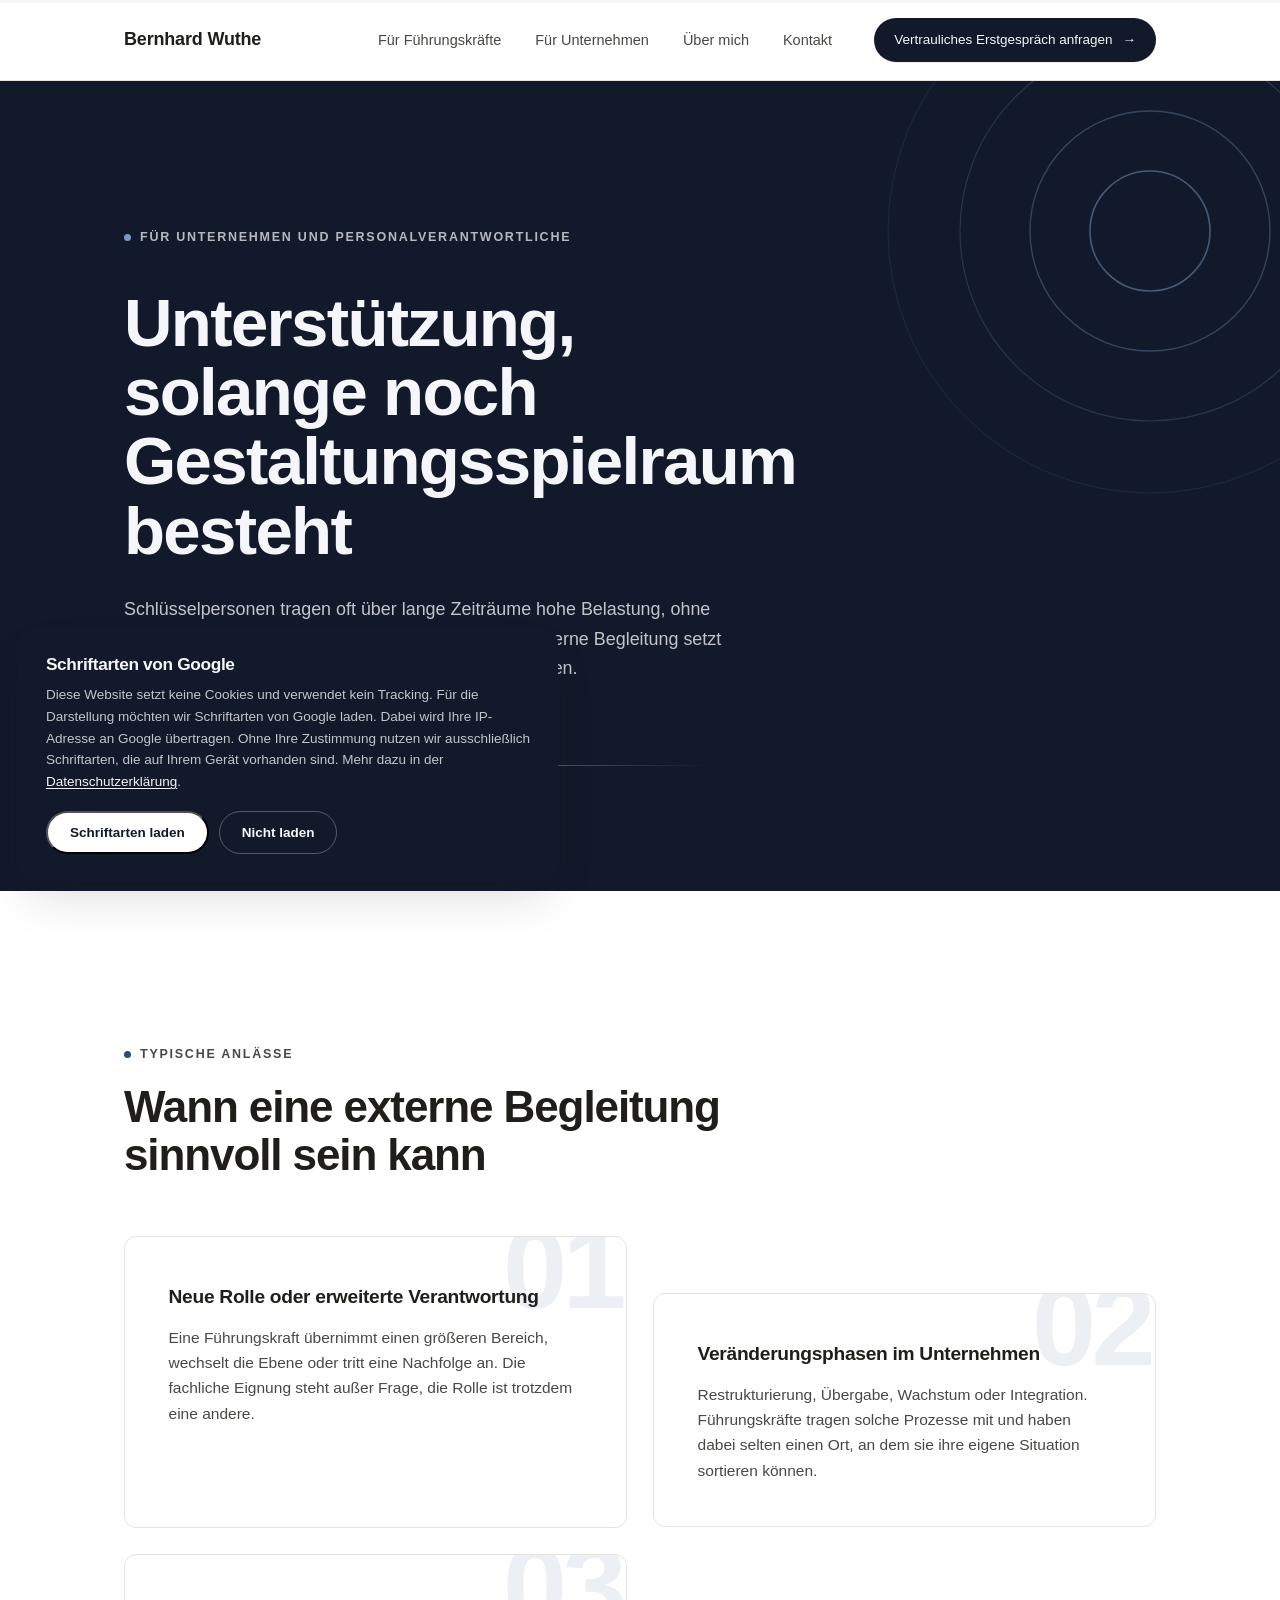
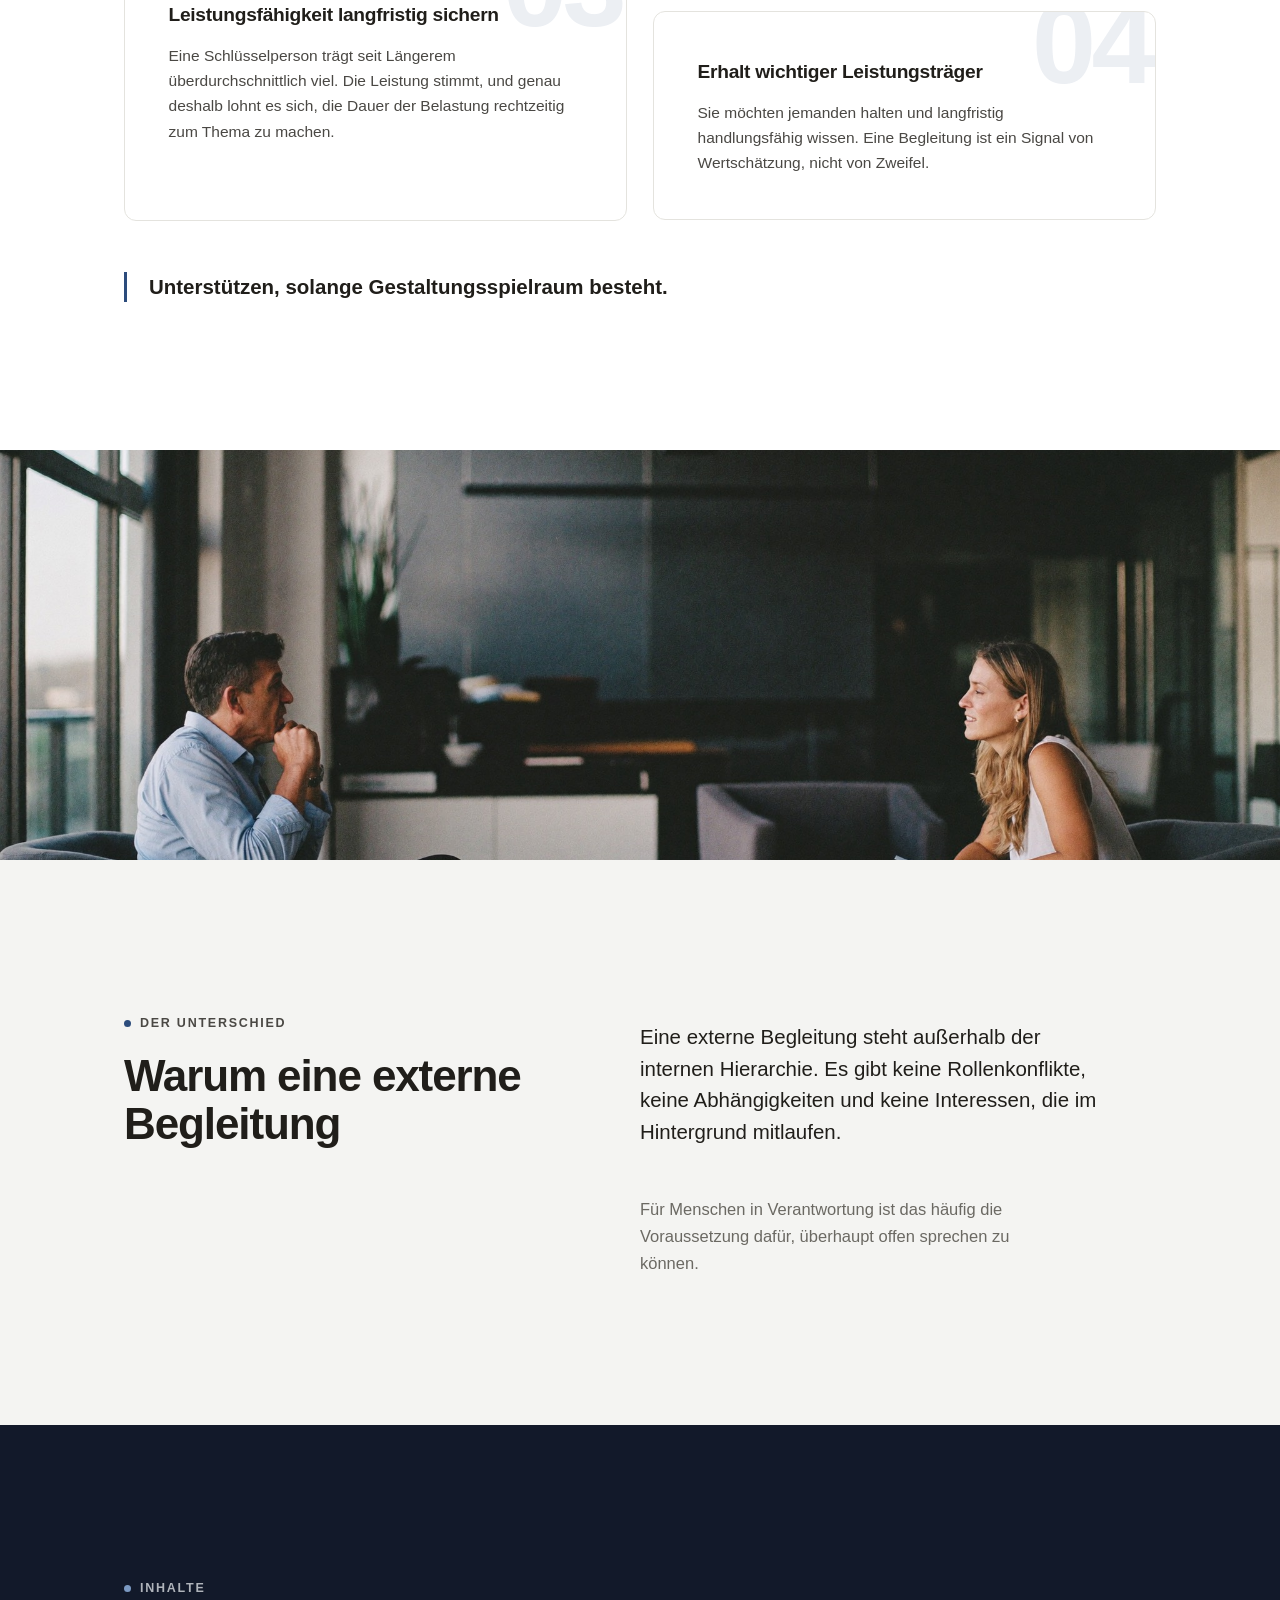
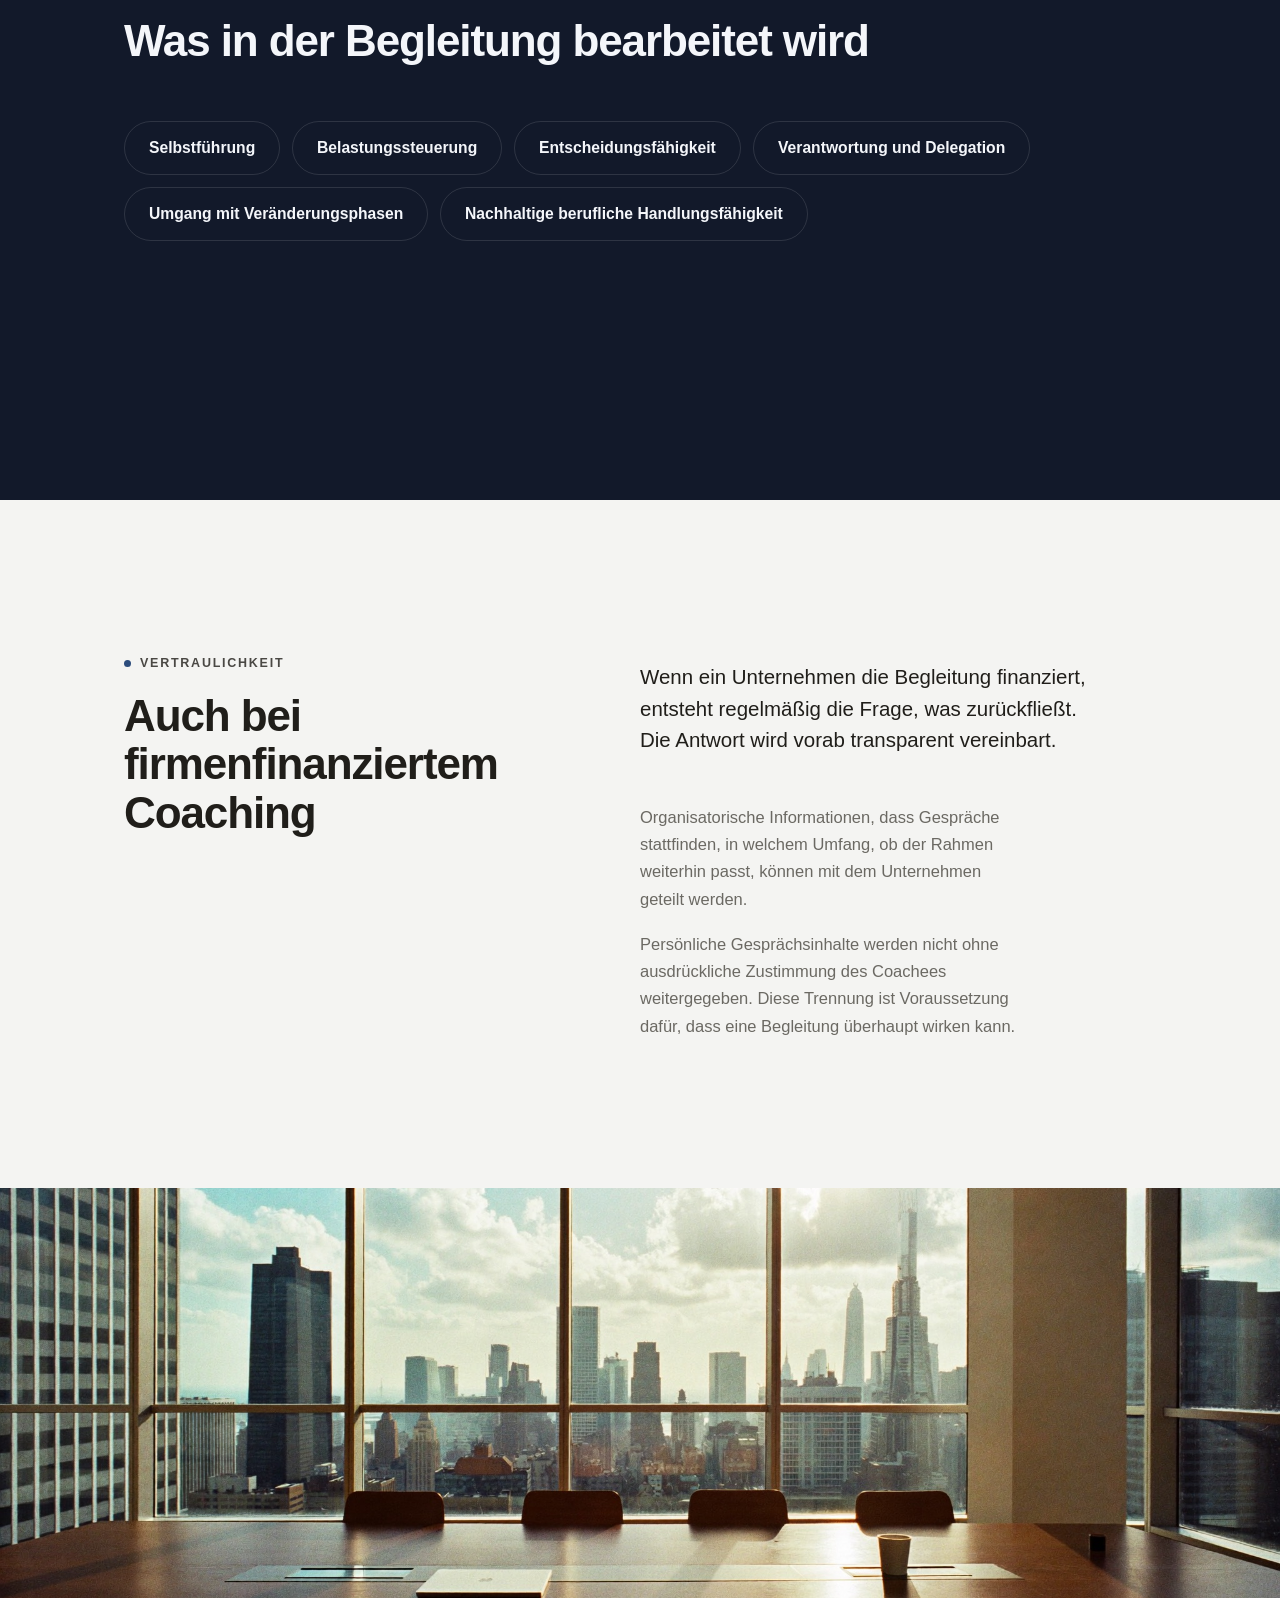
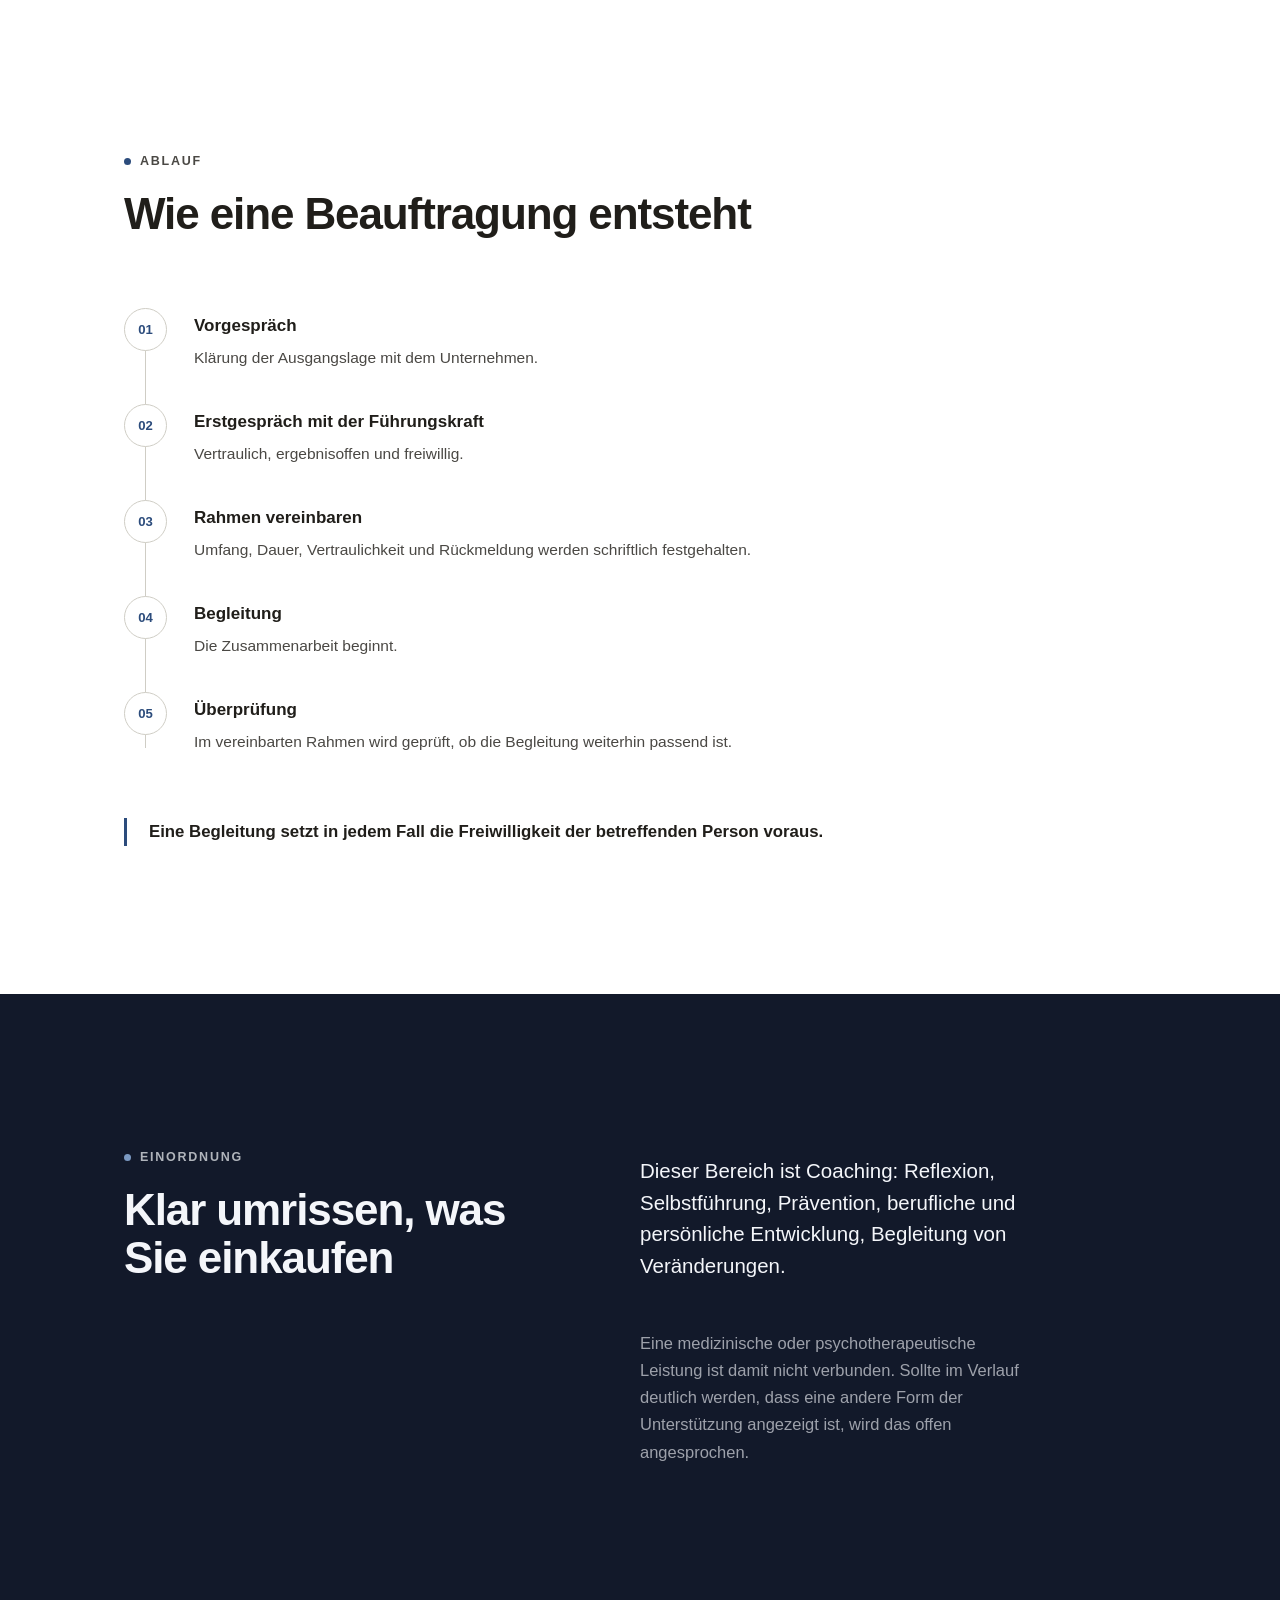
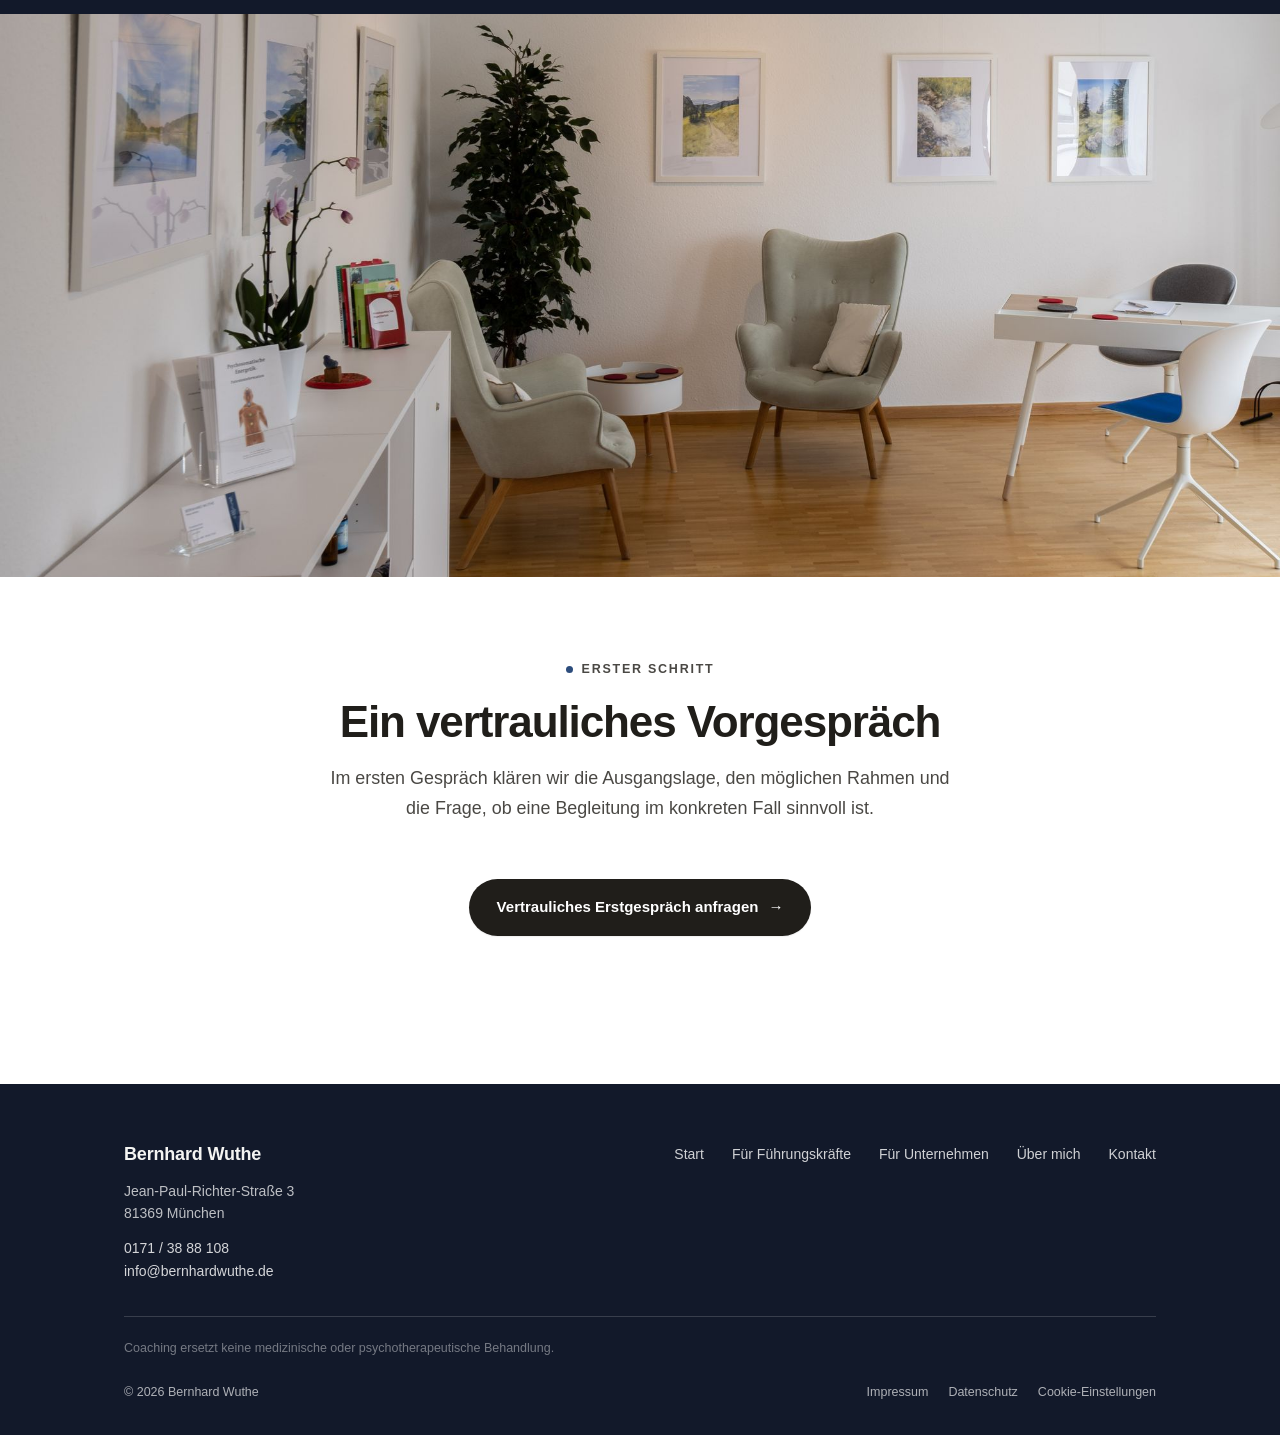
<file: unternehmen.html>
<!DOCTYPE html>
<html lang="de">
<head>
<meta charset="UTF-8">
<meta name="viewport" content="width=device-width, initial-scale=1.0">
<title>Für Unternehmen, Bernhard Wuthe</title>
<meta name="description" content="Frühzeitige externe Begleitung einer Führungskraft oder Schlüsselperson. Klarer Rahmen, transparente Vereinbarungen, vertrauliche Zusammenarbeit.">
<link rel="stylesheet" href="styles.css?v=57">

<link rel="canonical" href="https://bernhardwuthe.de/unternehmen">
<link rel="icon" type="image/png" sizes="32x32" href="images/favicon-32.png">
<link rel="icon" type="image/png" sizes="16x16" href="images/favicon-16.png">
<link rel="apple-touch-icon" sizes="180x180" href="images/apple-touch-icon.png">
<meta name="theme-color" content="#12192A">

<meta property="og:type" content="website">
<meta property="og:site_name" content="Bernhard Wuthe">
<meta property="og:locale" content="de_DE">
<meta property="og:url" content="https://bernhardwuthe.de/unternehmen">
<meta property="og:title" content="Für Unternehmen, Bernhard Wuthe">
<meta property="og:description" content="Frühzeitige externe Begleitung einer Führungskraft oder Schlüsselperson. Klarer Rahmen, transparente Vereinbarungen, vertrauliche Zusammenarbeit.">
<meta property="og:image" content="https://bernhardwuthe.de/images/og-bild.jpg">
<meta property="og:image:width" content="1200">
<meta property="og:image:height" content="630">
<meta property="og:image:alt" content="Bernhard Wuthe, Executive- und Resilienzcoaching in München">
<meta name="twitter:card" content="summary_large_image">
</head>
<body>

<a href="#main" class="visually-hidden">Zum Inhalt springen</a>

<header class="site-header">
  <nav class="nav">
    <a href="index.html" class="wordmark">Bernhard Wuthe</a>
    <button class="nav-toggle" aria-label="Menü öffnen" aria-expanded="false" aria-controls="hauptmenue">
      <span class="nav-toggle-bars" aria-hidden="true"><span></span><span></span><span></span></span>
    </button>
    <ul class="nav-links" id="hauptmenue">
      <li><a href="fuehrungskraefte.html">Für Führungskräfte</a></li>
      <li><a href="unternehmen.html">Für Unternehmen</a></li>
      <li><a href="index.html#ueber-mich">Über mich</a></li>
      <li><a href="index.html#kontakt">Kontakt</a></li>
      <li class="nav-cta">
        <a href="termin.html" class="btn btn--primary">Vertrauliches Erstgespräch anfragen <span class="arrow">→</span></a>
      </li>
      <li class="nav-contact">
        <span class="nav-contact-label">Direkt erreichbar</span>
        <a href="tel:+491713888108">0171 / 38 88 108</a>
        <a href="mailto:info@bernhardwuthe.de">info@bernhardwuthe.de</a>
      </li>
    </ul>
  </nav>
</header>

<main id="main">

  <!-- 1 - KOPF · Off-White -->
  <section class="page-head">
    <div class="container">
      <p class="kicker">Für Unternehmen und Personalverantwortliche</p>
      <h1>Unterstützung, solange noch Gestaltungsspielraum besteht</h1>
      <p class="lede">Schlüsselpersonen tragen oft über lange Zeiträume hohe Belastung, ohne dass es nach außen sichtbar wird. Eine frühzeitige externe Begleitung setzt an, bevor aus zunächst kleinen Themen größere werden.</p>
      <p class="page-mark">Für eine Schlüsselperson</p>
    </div>
  </section>

  <!-- 2 - ANLÄSSE · Weiß -->
  <section class="section">
    <div class="container">
      <div class="section-head">
        <p class="kicker">Typische Anlässe</p>
        <h2>Wann eine externe Begleitung sinnvoll sein kann</h2>
      </div>
      <div class="case-grid case-grid--stagger">
        <div class="case-card">
          <span class="ghost-num" aria-hidden="true">01</span>
          <h3>Neue Rolle oder erweiterte Verantwortung</h3>
          <p>Eine Führungskraft übernimmt einen größeren Bereich, wechselt die Ebene oder tritt eine Nachfolge an. Die fachliche Eignung steht außer Frage, die Rolle ist trotzdem eine andere.</p>
        </div>
        <div class="case-card">
          <span class="ghost-num" aria-hidden="true">02</span>
          <h3>Veränderungsphasen im Unternehmen</h3>
          <p>Restrukturierung, Übergabe, Wachstum oder Integration. Führungskräfte tragen solche Prozesse mit und haben dabei selten einen Ort, an dem sie ihre eigene Situation sortieren können.</p>
        </div>
        <div class="case-card">
          <span class="ghost-num" aria-hidden="true">03</span>
          <h3>Leistungsfähigkeit langfristig sichern</h3>
          <p>Eine Schlüsselperson trägt seit Längerem überdurchschnittlich viel. Die Leistung stimmt, und genau deshalb lohnt es sich, die Dauer der Belastung rechtzeitig zum Thema zu machen.</p>
        </div>
        <div class="case-card">
          <span class="ghost-num" aria-hidden="true">04</span>
          <h3>Erhalt wichtiger Leistungsträger</h3>
          <p>Sie möchten jemanden halten und langfristig handlungsfähig wissen. Eine Begleitung ist ein Signal von Wertschätzung, nicht von Zweifel.</p>
        </div>
      </div>
      <p class="grid-note">Unterstützen, solange Gestaltungsspielraum besteht.</p>
    </div>
  </section>

  <div class="image-band">
    <img src="images/gespraech-vertrauen.jpg" alt="Zwei Menschen im vertrauensvollen Gespräch in einer Bürolounge" width="2048" height="1152" loading="lazy">
  </div>

  <!-- 3 - WARUM EXTERN · Off-White -->
  <section class="section section--alt">
    <div class="container">
      <div class="text-split">
        <div class="text-split-head">
          <p class="kicker">Der Unterschied</p>
          <h2>Warum eine externe Begleitung</h2>
        </div>
        <div class="text-split-body">
          <p class="lede-lead">Eine externe Begleitung steht außerhalb der internen Hierarchie. Es gibt keine Rollenkonflikte, keine Abhängigkeiten und keine Interessen, die im Hintergrund mitlaufen.</p>
          <p class="lede-support">Für Menschen in Verantwortung ist das häufig die Voraussetzung dafür, überhaupt offen sprechen zu können.</p>
        </div>
      </div>
    </div>
  </section>

  <!-- 4 - WAS BEGLEITET WIRD · Navy -->
  <section class="section section--dark">
    <div class="container">
      <div class="section-head">
        <p class="kicker">Inhalte</p>
        <h2>Was in der Begleitung bearbeitet wird</h2>
      </div>
      <ul class="topic-pills">
        <li>Selbstführung</li>
        <li>Belastungssteuerung</li>
        <li>Entscheidungsfähigkeit</li>
        <li>Verantwortung und Delegation</li>
        <li>Umgang mit Veränderungsphasen</li>
        <li>Nachhaltige berufliche Handlungsfähigkeit</li>
      </ul>
      <p class="grid-note">Gesunde Selbstführung und gesunde Arbeitsbedingungen gehören zusammen.</p>
    </div>
  </section>

  <!-- 5 - VERTRAULICHKEIT · Off-White -->
  <section class="section section--alt">
    <div class="container">
      <div class="text-split">
        <div class="text-split-head">
          <p class="kicker">Vertraulichkeit</p>
          <h2>Auch bei firmenfinanziertem Coaching</h2>
        </div>
        <div class="text-split-body">
          <p class="lede-lead">Wenn ein Unternehmen die Begleitung finanziert, entsteht regelmäßig die Frage, was zurückfließt. Die Antwort wird vorab transparent vereinbart.</p>
          <p class="lede-support">Organisatorische Informationen, dass Gespräche stattfinden, in welchem Umfang, ob der Rahmen weiterhin passt, können mit dem Unternehmen geteilt werden.</p>
          <p class="lede-support" style="margin-top:18px;">Persönliche Gesprächsinhalte werden nicht ohne ausdrückliche Zustimmung des Coachees weitergegeben. Diese Trennung ist Voraussetzung dafür, dass eine Begleitung überhaupt wirken kann.</p>
          <!-- OFFEN: rechtliche Formulierung wird vor Veröffentlichung geprüft. Keine absoluten Zusagen ergänzen. -->
        </div>
      </div>
    </div>
  </section>

  <div class="image-band">
    <img src="images/buerogebaeude-skyline.jpg" alt="Leerer Besprechungsraum mit Blick auf eine Skyline im Morgenlicht" width="2048" height="1152" loading="lazy">
  </div>

  <!-- 6 - ABLAUF · Weiß -->
  <section class="section">
    <div class="container">
      <div class="section-head">
        <p class="kicker">Ablauf</p>
        <h2>Wie eine Beauftragung entsteht</h2>
      </div>
      <ol class="rail-list">
        <li>
          <span class="rail-num" aria-hidden="true">01</span>
          <strong>Vorgespräch</strong>
          <span class="txt">Klärung der Ausgangslage mit dem Unternehmen.</span>
        </li>
        <li>
          <span class="rail-num" aria-hidden="true">02</span>
          <strong>Erstgespräch mit der Führungskraft</strong>
          <span class="txt">Vertraulich, ergebnisoffen und freiwillig.</span>
        </li>
        <li>
          <span class="rail-num" aria-hidden="true">03</span>
          <strong>Rahmen vereinbaren</strong>
          <span class="txt">Umfang, Dauer, Vertraulichkeit und Rückmeldung werden schriftlich festgehalten.</span>
        </li>
        <li>
          <span class="rail-num" aria-hidden="true">04</span>
          <strong>Begleitung</strong>
          <span class="txt">Die Zusammenarbeit beginnt.</span>
        </li>
        <li>
          <span class="rail-num" aria-hidden="true">05</span>
          <strong>Überprüfung</strong>
          <span class="txt">Im vereinbarten Rahmen wird geprüft, ob die Begleitung weiterhin passend ist.</span>
        </li>
      </ol>
      <p class="step-note">Eine Begleitung setzt in jedem Fall die Freiwilligkeit der betreffenden Person voraus.</p>
    </div>
  </section>

  <!-- 7 - ABGRENZUNG · Navy -->
  <section class="section section--dark">
    <div class="container">
      <div class="text-split">
        <div class="text-split-head">
          <p class="kicker">Einordnung</p>
          <h2>Klar umrissen, was Sie einkaufen</h2>
        </div>
        <div class="text-split-body">
          <p class="lede-lead">Dieser Bereich ist Coaching: Reflexion, Selbstführung, Prävention, berufliche und persönliche Entwicklung, Begleitung von Veränderungen.</p>
          <p class="lede-support">Eine medizinische oder psychotherapeutische Leistung ist damit nicht verbunden. Sollte im Verlauf deutlich werden, dass eine andere Form der Unterstützung angezeigt ist, wird das offen angesprochen.</p>
        </div>
      </div>
    </div>
  </section>

  <!-- 8 - ABSCHLUSS · Bild + hell -->
  <section class="section closing" id="kontakt">
    <div class="closing-media">
      <img src="images/praxisraum-sendling.jpg" alt="Gesprächsraum der Praxis in München-Sendling" width="2000" height="2004" loading="lazy">
    </div>

    <div class="container">
      <div class="section-head center">
        <p class="kicker">Erster Schritt</p>
        <h2>Ein vertrauliches Vorgespräch</h2>
        <p class="lede">Im ersten Gespräch klären wir die Ausgangslage, den möglichen Rahmen und die Frage, ob eine Begleitung im konkreten Fall sinnvoll ist.</p>
      </div>
      <a href="termin.html" class="btn btn--primary">Vertrauliches Erstgespräch anfragen <span class="arrow">→</span></a>
    </div>
  </section>

</main>

<footer class="site-footer">
  <div class="container">
    <div class="footer-top">
      <div class="footer-brand">
        <span class="wordmark">Bernhard Wuthe</span>
        <p class="footer-address">
          Jean-Paul-Richter-Straße 3<br>
          81369 München
        </p>
        <p class="footer-contact">
          <a href="tel:+491713888108">0171 / 38 88 108</a><br>
          <a href="mailto:info@bernhardwuthe.de">info@bernhardwuthe.de</a>
        </p>
      </div>
      <ul class="footer-nav">
        <li><a href="index.html">Start</a></li>
        <li><a href="fuehrungskraefte.html">Für Führungskräfte</a></li>
        <li><a href="unternehmen.html">Für Unternehmen</a></li>
        <li><a href="index.html#ueber-mich">Über mich</a></li>
        <li><a href="index.html#kontakt">Kontakt</a></li>
      </ul>
    </div>
    <p class="footer-note">Coaching ersetzt keine medizinische oder psychotherapeutische Behandlung.</p>
    <div class="footer-bottom">
      <span>© <span id="year"></span> Bernhard Wuthe</span>
      <ul class="footer-legal">
        <li><a href="impressum.html">Impressum</a></li>
        <li><a href="datenschutz.html">Datenschutz</a></li>
        <li><a href="#" id="cookie-settings">Cookie-Einstellungen</a></li>
      </ul>
    </div>
  </div>
</footer>

<script>document.getElementById('year').textContent = new Date().getFullYear();</script>
<script src="script.js?v=49"></script>
</body>
</html>
</file>
<file: styles.css>
/* ===========================================================
   bernhardwuthe.de - Design Tokens & Base
   Palette: warme Neutraltöne, tiefes Waldgrün als Akzent.
   Typo: Plus Jakarta Sans (Headlines/UI) + Inter (Fließtext)
   Prinzip: jede Section eigene Behandlung, Inhalte als
   abgesetzte Panels mit leichter Tiefe, dezente Hover-Motion.
=========================================================== */

:root{
  --bg:            #FFFFFF;
  --bg-alt:        #F4F4F2;
  --bg-deep:       #E8E7E2;
  --ink:           #201E1A;
  --ink-soft:      #4A4844;
  --ink-faint:     #6B6963;
  --accent:        #2C4C7C;   /* Marken-Blau (bestehende Bernhard-Wuthe-Identität) */
  --accent-soft:   #4A6690;
  --accent-tint:   #E9EEF5;
  --accent-2:      #7B99C2;   /* helleres Blau, sekundäre Akzentfarbe */
  --accent-2-tint: #EEF2F8;
  --accent-3:      #C9A24B;   /* gedecktes Gold, sparsamer Zweitakzent */
  --accent-3-tint: #F6EFDE;
  --line:          #E4E3DE;
  --line-strong:   #CFCDC5;
  --cream-card:    #FFFFFF;

  --navy:          #12192A;   /* dominante Ink-Navy-Fläche für Kontrast-Sections */
  --navy-soft:     #1C2438;
  --navy-line:     rgba(255,255,255,0.12);
  --on-navy:       #F4F6FA;
  --on-navy-soft:  rgba(244,246,250,0.78);

  --font-sans:  "Plus Jakarta Sans", -apple-system, BlinkMacSystemFont, "Segoe UI", sans-serif;
  --font-body:  "Inter", -apple-system, BlinkMacSystemFont, "Segoe UI", sans-serif;
  --font-display: "Plus Jakarta Sans", -apple-system, BlinkMacSystemFont, "Segoe UI", sans-serif;

  --max: 1160px;
  --gutter: clamp(24px, 6vw, 64px);
  --section-pad: clamp(72px, 12vw, 148px);
  --radius: 20px;
  --radius-sm: 12px;
  --radius-pill: 999px;
  --shadow-sm: 0 1px 2px rgba(34,31,27,0.04), 0 1px 1px rgba(34,31,27,0.03);
  --shadow-md: 0 8px 24px rgba(34,31,27,0.07), 0 2px 6px rgba(34,31,27,0.04);
  --shadow-lg: 0 24px 48px -12px rgba(34,31,27,0.16), 0 4px 12px rgba(34,31,27,0.05);
  --ease: cubic-bezier(.22,.61,.36,1);
}

*{ box-sizing: border-box; }
html{ scroll-behavior: smooth; }
body{
  margin:0;
  background: var(--bg);
  color: var(--ink);
  font-family: var(--font-body);
  font-size: 17px;
  line-height: 1.65;
  -webkit-font-smoothing: antialiased;
  text-rendering: optimizeLegibility;
  overflow-x: hidden;
}

img{ max-width:100%; display:block; }
a{ color:inherit; text-decoration:none; }

.container{
  max-width: var(--max);
  margin: 0 auto;
  padding: 0 var(--gutter);
  position: relative;
}

.section{ padding: var(--section-pad) 0; position: relative; }
.section--alt{ background: var(--bg-alt); }
.section--deep{ background: var(--navy); color: var(--on-navy); }
.section--framed{
  border-top: 1px solid var(--line);
  border-bottom: 1px solid var(--line);
}

/* ---------- Dominante Ink-Navy-Sections ---------- */
.section--dark{ background: var(--navy); color: var(--on-navy); }
/* hellere Navy-Stufe: staffelt zwei Navy-Flächen, die aufeinander folgen */
.section--dark.section--dark-soft{ background: var(--navy-soft); }
.section--dark h1, .section--dark h2, .section--dark h3{ color: var(--on-navy); }
.section--dark .kicker{ color: rgba(244,246,250,0.7); }
.section--dark .kicker::before{ background: var(--accent-2); }
.section--dark .lede{ color: var(--on-navy-soft); }

.section--dark .recognition-item{ background: var(--navy-soft); border-color: var(--navy-line); color: var(--on-navy); }
.section--dark .recognition-item:hover{ border-color: rgba(255,255,255,.3); }
.section--dark .recognition-item .num{ color: var(--accent-2); }
.section--dark .recognition-item.active,
.section--dark .recognition-item:nth-child(3n+2).active,
.section--dark .recognition-item:nth-child(3n+3).active{
  background: rgba(123,153,194,0.16);
  border-color: var(--accent-2);
  transform: translateY(-6px) scale(1.03);
}
.section--dark .recognition-item:nth-child(3n+2) .num,
.section--dark .recognition-item:nth-child(3n+3) .num,
.section--dark .recognition-item.active .num,
.section--dark .recognition-item:nth-child(3n+2).active .num,
.section--dark .recognition-item:nth-child(3n+3).active .num{ color: var(--accent-2); }


.section--dark .about-highlight{ color: var(--on-navy); border-left-color: var(--accent-2); }
.section--dark .about-portrait{ background: linear-gradient(160deg, var(--navy-soft), var(--navy)); }
.section--dark .about-portrait::before{ background: var(--accent-2); opacity: .18; }
.section--dark .placeholder-label{ color: rgba(244,246,250,0.55); }

.kicker{
  font-family: var(--font-sans);
  font-size: 12.5px;
  font-weight: 600;
  letter-spacing: 0.14em;
  text-transform: uppercase;
  color: var(--ink-soft);
  margin: 0 0 18px;
  display: inline-flex;
  align-items: center;
  gap: 9px;
}
.kicker::before{
  content: "";
  width: 7px; height: 7px;
  border-radius: 50%;
  background: var(--accent);
  flex-shrink: 0;
}
.kicker.on-dark{ color: rgba(255,255,255,0.8); }
.kicker.on-dark::before{ background: #9DBEE0; }
.section-head.center .kicker{ justify-content: center; }

h1, h2, h3{
  font-family: var(--font-display);
  font-style: normal;
  letter-spacing: -0.025em;
  color: var(--ink);
  margin: 0;
}
h1, h2{ font-weight: 650; }
h3{ font-weight: 600; letter-spacing: -0.015em; }

h1{ font-size: clamp(2.6rem, 5.4vw, 4.1rem); line-height: 1.05; }
h2{ font-size: clamp(2rem, 3.7vw, 2.75rem); line-height: 1.1; }
h3{ font-size: clamp(1.2rem, 2vw, 1.4rem); }
h4{ font-family: var(--font-sans); font-weight: 600; margin:0; }

p{ margin: 0; }
.lede{
  font-family: var(--font-body);
  font-size: clamp(1.05rem, 1.4vw, 1.2rem);
  color: var(--ink-soft);
  max-width: 640px;
}

.section-head{ max-width: 760px; margin: 0 0 56px; }
.section-head.center{ margin-inline: auto; text-align: center; }
.section-head .lede{ margin-top: 18px; }
.section-head.center .lede{ margin-inline: auto; }

/* ---------- Buttons / CTA ---------- */
.btn{
  display: inline-flex;
  align-items: center;
  gap: 10px;
  font-family: var(--font-sans);
  font-weight: 600;
  font-size: 15px;
  padding: 16px 28px;
  border-radius: var(--radius-pill);
  transition: all .25s var(--ease);
  white-space: nowrap;
}
.btn--primary{
  background: var(--ink);
  color: var(--bg);
  box-shadow: var(--shadow-sm);
}
.btn--primary:hover{
  background: var(--accent);
  box-shadow: var(--shadow-md);
  transform: translateY(-2px);
}
.btn--magnetic{ transition: transform .18s var(--ease), background .25s var(--ease), box-shadow .25s var(--ease); }
.btn--on-accent{
  background: var(--bg);
  color: var(--accent);
}
.btn--on-accent:hover{
  background: #fff;
  transform: translateY(-2px);
  box-shadow: var(--shadow-md);
}

.btn--ghost{
  border: 1px solid var(--line-strong);
  color: var(--ink);
  font-size: 13.5px;
  padding: 11px 22px;
  background: var(--cream-card);
}
.btn--ghost:hover{ border-color: var(--ink); background: #fff; }

.btn .arrow{ transition: transform .25s var(--ease); }
.btn:hover .arrow{ transform: translateX(4px); }

/* ---------- Header / Nav ---------- */
.site-header{
  position: sticky;
  top: 0;
  z-index: 50;
  background: rgba(255,255,255,0.88);
  backdrop-filter: blur(10px);
  border-bottom: 1px solid var(--line);
}
.nav{
  display: flex;
  align-items: center;
  justify-content: space-between;
  padding: 18px var(--gutter);
  max-width: var(--max);
  margin: 0 auto;
}
.wordmark{
  font-family: var(--font-sans);
  font-size: 18px;
  font-weight: 650;
  letter-spacing: -0.01em;
}
.nav-links{
  display: flex;
  align-items: center;
  gap: 34px;
  list-style: none;
  margin: 0; padding: 0;
}
.nav-links a{
  font-size: 14.5px;
  font-weight: 500;
  color: var(--ink-soft);
  transition: color .2s;
}
.nav-links a:hover{ color: var(--ink); }
.nav-contact{ display: none; }
.nav-cta{ margin-left: 8px; }
.nav-cta .btn{ padding: 11px 20px; font-size: 13.5px; }
.nav-cta .btn--primary{ background: var(--navy); color: var(--on-navy); }
.nav-cta .btn--primary:hover{ background: var(--accent); }

.nav-toggle{
  display: none;
  background: none;
  border: none;
  cursor: pointer;
  padding: 10px;
  margin: -10px;
  position: relative;
  z-index: 3;
}
/* Burger, der sich beim Öffnen zum Kreuz dreht */
.nav-toggle-bars{
  display: block;
  position: relative;
  width: 24px;
  height: 16px;
}
.nav-toggle-bars span{
  position: absolute;
  left: 0;
  width: 100%;
  height: 1.8px;
  border-radius: 2px;
  background: var(--ink);
  transition: transform .38s var(--ease), opacity .2s var(--ease), background .3s var(--ease);
}
.nav-toggle-bars span:nth-child(1){ top: 0; }
.nav-toggle-bars span:nth-child(2){ top: 7px; }
.nav-toggle-bars span:nth-child(3){ top: 14px; }
body.menu-open .nav-toggle-bars span{ background: var(--on-navy); }
body.menu-open .nav-toggle-bars span:nth-child(1){ transform: translateY(7px) rotate(45deg); }
body.menu-open .nav-toggle-bars span:nth-child(2){ opacity: 0; transform: scaleX(.4); }
body.menu-open .nav-toggle-bars span:nth-child(3){ transform: translateY(-7px) rotate(-45deg); }

@media (max-width: 860px){
  .nav-toggle{ display: block; }

  /* Vollbild-Overlay in Navy. Kein transform auf dem Container,
     damit die gestaffelten Eintraege ihre eigene Bewegung behalten. */
  .nav-links{
    position: fixed;
    inset: 0;
    z-index: 2;
    flex-direction: column;
    align-items: stretch;
    justify-content: center;
    gap: 0;
    background: var(--navy);
    padding: 96px var(--gutter) 40px;
    margin: 0;
    overflow-y: auto;
    opacity: 0;
    visibility: hidden;
    pointer-events: none;
    counter-reset: menue;
    transition: opacity .4s var(--ease), visibility .4s var(--ease);
  }
  .nav-links.open{ opacity: 1; visibility: visible; pointer-events: auto; }

  /* Ring-Motiv als ruhige Tiefe im Hintergrund */
  .nav-links::before{
    content: "";
    position: absolute;
    right: -140px; top: -120px;
    width: 460px; height: 460px;
    pointer-events: none;
    background-repeat: no-repeat;
    background-size: contain;
    background-image: url("data:image/svg+xml,%3Csvg xmlns='http://www.w3.org/2000/svg' viewBox='0 0 460 460'%3E%3Cg fill='none' stroke='%237B99C2' transform='translate(230,230)'%3E%3Ccircle r='48' stroke-width='1.5' opacity='0.4'/%3E%3Ccircle r='98' stroke-width='1.3' opacity='0.26'/%3E%3Ccircle r='152' stroke-width='1.1' opacity='0.16'/%3E%3Ccircle r='208' stroke-width='1' opacity='0.09'/%3E%3C/g%3E%3C/svg%3E");
  }

  .nav-links > li{
    position: relative;
    width: 100%;
    border-bottom: 1px solid var(--navy-line);
    opacity: 0;
    transform: translateY(14px);
    transition: opacity .45s var(--ease), transform .45s var(--ease);
  }
  .nav-links.open > li{ opacity: 1; transform: translateY(0); }
  /* Eintraege laufen nacheinander ein */
  .nav-links.open > li:nth-child(1){ transition-delay: .10s; }
  .nav-links.open > li:nth-child(2){ transition-delay: .16s; }
  .nav-links.open > li:nth-child(3){ transition-delay: .22s; }
  .nav-links.open > li:nth-child(4){ transition-delay: .28s; }
  .nav-links.open > li:nth-child(5){ transition-delay: .36s; }
  .nav-links.open > li:nth-child(6){ transition-delay: .44s; }

  .nav-links > li > a{
    display: flex;
    align-items: baseline;
    gap: 16px;
    padding: 20px 0;
    font-family: var(--font-display);
    font-weight: 650;
    letter-spacing: -0.02em;
    font-size: clamp(1.5rem, 6.5vw, 2rem);
    color: var(--on-navy);
  }
  /* Durchnummerierung, passend zur Bildsprache der Unterseiten */
  .nav-links > li:not(.nav-cta):not(.nav-contact) > a::before{
    counter-increment: menue;
    content: "0" counter(menue);
    font-family: var(--font-display);
    font-size: 12.5px;
    font-weight: 700;
    letter-spacing: 0.08em;
    color: var(--accent-2);
    opacity: .75;
  }

  /* CTA als heller Block, klar abgesetzt */
  .nav-links .nav-cta{ border-bottom: none; margin: 26px 0 0; }
  .nav-links .nav-cta .btn{
    display: inline-flex;
    width: 100%;
    justify-content: center;
    background: #fff;
    color: var(--navy);
    font-size: 15px;
    padding: 17px 26px;
  }

  /* Kontaktdaten am Fuss des Menues */
  .nav-links .nav-contact{
    display: block;
    border-bottom: none;
    margin-top: auto;
    padding-top: 30px;
  }
  .nav-contact-label{
    display: block;
    font-family: var(--font-sans);
    font-size: 11.5px;
    font-weight: 600;
    letter-spacing: 0.14em;
    text-transform: uppercase;
    color: rgba(244,246,250,.45);
    margin-bottom: 10px;
  }
  .nav-links .nav-contact a{
    display: block;
    padding: 3px 0;
    font-family: var(--font-body);
    font-size: 15px;
    font-weight: 400;
    letter-spacing: 0;
    color: var(--on-navy-soft);
  }

  /* Kopfzeile tritt zurueck, solange das Menue offen ist */
  body.menu-open{ overflow: hidden; }
  body.menu-open .site-header{
    background: transparent;
    backdrop-filter: none;
    border-bottom-color: transparent;
  }
  /* Schriftzug muss ueber dem Overlay liegen, sonst verschwindet er */
  body.menu-open .wordmark{ color: var(--on-navy); position: relative; z-index: 3; }

  @media (prefers-reduced-motion: reduce){
    .nav-links, .nav-links > li{ transition: none; }
    .nav-links.open > li{ transition-delay: 0s; }
  }
}

/* ===========================================================
   LEITMOTIV: aufsteigende Pfadlinie mit Wegpunkten
   Steht für "der nächste stimmige Schritt". Wird konsistent
   eingesetzt: Hero-Hintergrund, Section-Übergänge, Phasen-
   Marker, Haltungsblock, Abschluss.
=========================================================== */

/* Dekorative Pfadlinie als Hintergrund (SVG data-URI) */
.motif-path{
  position: absolute;
  inset: auto 0 0 0;
  height: 180px;
  pointer-events: none;
  background-repeat: no-repeat;
  background-position: center bottom;
  background-size: 100% 100%;
  background-image: url("data:image/svg+xml,%3Csvg xmlns='http://www.w3.org/2000/svg' viewBox='0 0 1200 180' preserveAspectRatio='none'%3E%3Cpath d='M0,160 C240,152 380,108 600,84 C820,60 1010,44 1200,26' fill='none' stroke='%232C4C7C' stroke-width='1.4' opacity='0.16'/%3E%3C/svg%3E");
}
.motif-path--light{
  background-image: url("data:image/svg+xml,%3Csvg xmlns='http://www.w3.org/2000/svg' viewBox='0 0 1200 180' preserveAspectRatio='none'%3E%3Cpath d='M0,160 C240,152 380,108 600,84 C820,60 1010,44 1200,26' fill='none' stroke='%23FFFFFF' stroke-width='1.4' opacity='0.28'/%3E%3C/svg%3E");
}

/* Pfadlinie als Section-Trenner mit Wegpunkten */
.path-divider{
  display: block;
  width: 100%;
  height: 48px;
  overflow: hidden;
}
.path-divider svg{ width: 100%; height: 100%; display: block; }
.path-divider .track{ stroke: var(--line-strong); stroke-width: 1.2; fill: none; }
.path-divider .waypoint{ fill: var(--line-strong); }
.path-divider .waypoint--end{ fill: var(--accent); }

/* Wegpunkt-Marker in den Phasenkarten */
.phase-track{
  display: flex;
  align-items: center;
  gap: 8px;
  margin-bottom: 20px;
}
.phase-track .dot{
  width: 8px; height: 8px;
  border-radius: 50%;
  border: 1.4px solid var(--line-strong);
  background: transparent;
  flex-shrink: 0;
  transition: background .3s var(--ease), border-color .3s var(--ease);
}
.phase-track .line{
  flex: 1;
  height: 1px;
  background: var(--line);
  transition: background .3s var(--ease);
}
.phase.active .phase-track .dot{ background: #fff; border-color: #fff; }
.phase.active .phase-track .line{ background: rgba(255,255,255,0.35); }

/* Sekundäres Leitmotiv: konzentrische Ringe (Zentrierung, "Räume schaffen") */
.motif-rings{
  position: absolute;
  width: 190px;
  height: 190px;
  pointer-events: none;
  background-repeat: no-repeat;
  background-image: url("data:image/svg+xml,%3Csvg xmlns='http://www.w3.org/2000/svg' viewBox='0 0 190 190'%3E%3Cg fill='none' stroke='%232C4C7C' transform='translate(95,95)'%3E%3Ccircle r='16' stroke-width='1.6' opacity='0.55'/%3E%3Ccircle r='38' stroke-width='1.3' opacity='0.35'/%3E%3Ccircle r='62' stroke-width='1.1' opacity='0.2'/%3E%3Ccircle r='90' stroke-width='1' opacity='0.1'/%3E%3C/g%3E%3C/svg%3E");
  z-index: 0;
}
.motif-rings--corner{ left: -70px; bottom: -70px; }

/* Pfadlinie als Divider (ersetzt gerade Trennlinien an ausgewählten Stellen) */
.wave-divider{
  display: block;
  width: 100%;
  height: 64px;
}
.wave-divider svg{ width: 100%; height: 100%; display: block; }
.wave-divider path{ fill: none; stroke: var(--line-strong); stroke-width: 1.2; }
.wave-divider circle{ fill: var(--accent); }
.wave-divider circle.wp{ fill: var(--line-strong); }

/* ---------- Scroll progress ---------- */
.scroll-progress{
  position: fixed;
  top: 0; left: 0;
  width: 100%;
  height: 3px;
  z-index: 60;
  pointer-events: none;
  background: rgba(34,31,27,0.04);
}
.scroll-progress::before{
  content: "";
  display: block;
  height: 100%;
  width: var(--progress, 0%);
  background: linear-gradient(90deg, var(--accent-3), var(--accent), var(--accent-2), var(--accent-3));
  background-size: 300% 100%;
  animation: progress-shimmer 5s linear infinite;
  transition: width .1s linear;
  box-shadow: 0 0 14px rgba(44,76,124,0.55);
}
@keyframes progress-shimmer{
  0%{ background-position: 0% 0; }
  100%{ background-position: 300% 0; }
}

/* ---------- Reveal on scroll ---------- */
[data-reveal]{
  opacity: 0;
  transform: translateY(38px);
  transition: opacity 1s var(--ease), transform 1s var(--ease);
  transition-delay: var(--rd, 0s);
  will-change: transform, opacity;
}
[data-reveal].is-visible{
  opacity: 1;
  transform: translateY(0);
}
[data-reveal="scale"]{ transform: translateY(28px) scale(.94); }
[data-reveal="scale"].is-visible{ transform: translateY(0) scale(1); }

@media (prefers-reduced-motion: reduce){
  *, *::before, *::after{
    animation-duration: .01ms !important;
    animation-iteration-count: 1 !important;
    transition-duration: .01ms !important;
    scroll-behavior: auto !important;
  }
  [data-reveal]{ opacity: 1; transform: none; }
}

/* ---------- Hero ---------- */
.hero{
  padding: clamp(56px, 9vw, 104px) 0 0;
  overflow: hidden;
  position: relative;
}
.hero::before{
  content: "";
  position: absolute;
  inset: -20% -10% auto -10%;
  height: 150%;
  z-index: -2;
  background:
    radial-gradient(560px circle at 18% 22%, rgba(44,76,124,0.13), transparent 60%),
    radial-gradient(480px circle at 86% 8%, rgba(201,162,75,0.12), transparent 55%),
    radial-gradient(680px circle at 62% 88%, rgba(123,153,194,0.15), transparent 60%);
  filter: blur(6px);
  animation: mesh-drift 18s ease-in-out infinite;
}
.hero::after{
  content: "";
  position: absolute;
  inset: 0;
  z-index: -1;
  opacity: .05;
  mix-blend-mode: multiply;
  pointer-events: none;
  background-image: url("data:image/svg+xml,%3Csvg xmlns='http://www.w3.org/2000/svg' width='120' height='120'%3E%3Cfilter id='n'%3E%3CfeTurbulence type='fractalNoise' baseFrequency='0.85' numOctaves='2' stitchTiles='stitch'/%3E%3C/filter%3E%3Crect width='100%25' height='100%25' filter='url(%23n)'/%3E%3C/svg%3E");
  background-size: 120px 120px;
}
@keyframes mesh-drift{
  0%,100%{ transform: translate(0,0) scale(1); }
  33%{ transform: translate(-3%, 2%) scale(1.06); }
  66%{ transform: translate(2%, -2%) scale(1.03); }
}
.hero-top{
  display: grid;
  grid-template-columns: 1.15fr 0.85fr;
  gap: clamp(32px, 6vw, 80px);
  align-items: end;
  padding-bottom: clamp(40px, 6vw, 64px);
}
.hero-heading h1{ margin: 20px 0 30px; }
.hero-side{ padding-bottom: 8px; }
.hero-side .lede{ max-width: 420px; margin-bottom: 32px; }

.hero-stats{
  display: flex;
  gap: clamp(24px, 3.4vw, 44px);
}
.hero-stat{ display: flex; flex-direction: column; gap: 6px; }
.hero-stat-num{
  font-family: var(--font-display);
  font-style: normal;
  font-weight: 700;
  letter-spacing: -0.02em;
  font-size: clamp(1.9rem, 2.8vw, 2.4rem);
  color: var(--ink);
  line-height: 1;
}
.hero-stat-label{
  font-size: 13px;
  color: var(--ink-soft);
  max-width: 170px;
  line-height: 1.4;
}

.placeholder-label{
  font-family: var(--font-sans);
  font-size: 12.5px;
  letter-spacing: 0.06em;
  text-transform: uppercase;
  color: var(--ink-faint);
  text-align: center;
  padding: 0 24px;
  position: relative;
  z-index: 1;
}

.hero-banner{
  position: relative;
  width: 100vw;
  margin-left: 50%;
  transform: translateX(-50%);
  height: clamp(360px, 48vw, 640px);
  overflow: hidden;
}
.hero-banner img{
  width: 100%;
  height: 100%;
  object-fit: cover;
  object-position: center 24%;
  transition: transform .3s var(--ease);
}
.hero-banner::after{
  content: "";
  position: absolute;
  inset: 0;
  background: linear-gradient(180deg, rgba(18,25,42,0) 55%, rgba(18,25,42,0.32) 100%);
  pointer-events: none;
}

.hero-foot{
  display: flex;
  align-items: center;
  justify-content: space-between;
  gap: 24px;
  padding: 22px 0;
  font-size: 13.5px;
  color: var(--ink-faint);
}
.hero-foot .scroll-hint{ display:flex; align-items:center; gap:10px; }
.hero-foot .scroll-hint::before{
  content:"";
  width:7px; height:7px; border-radius:50%;
  background: var(--accent);
}



/* ===========================================================
   HERO-BÜHNE (Startseite): Navy links, Porträt rechts
   Der Verlauf läuft aus, bevor er die Person erreicht.
=========================================================== */
.hero-stage{
  position: relative;
  margin: clamp(10px, 1.4vw, 18px);
  border-radius: clamp(16px, 1.8vw, 26px);
  overflow: hidden;
  min-height: min(88vh, 820px);
  display: flex;
  align-items: center;
  background: var(--navy);
  isolation: isolate;
}

/* Bildfeld rechts */
.hero-stage-media{
  position: absolute;
  top: 0; right: 0; bottom: 0;
  width: 54%;
  z-index: 0;
  overflow: hidden;
}
.hero-stage-media img{
  width: 100%; height: 100%;
  object-fit: cover;
  object-position: 50% 12%;
}
/* Verlauf blendet den linken Bildrand weich ein, klingt bei ~28% aus -
   die Person beginnt erst bei rund 25% der Bildbreite, bleibt also frei.
   Viele Zwischenschritte statt weniger großer Spruenge, damit die Kante
   nicht hart wirkt. */
.hero-stage-media::after{
  content: "";
  position: absolute; inset: 0;
  background: linear-gradient(90deg,
    var(--navy) 0%,
    rgba(18,25,42,.82) 6%,
    rgba(18,25,42,.58) 12%,
    rgba(18,25,42,.35) 18%,
    rgba(18,25,42,.15) 24%,
    rgba(18,25,42,0) 28%);
}

/* Oberer Verlauf: sichert die Lesbarkeit der Navigation über dem hellen Bild */
.hero-stage::before{
  content: "";
  position: absolute;
  left: 0; right: 0; top: 0;
  height: 150px;
  z-index: 1;
  pointer-events: none;
  background: linear-gradient(180deg, rgba(18,25,42,.62) 0%, rgba(18,25,42,.28) 55%, rgba(18,25,42,0) 100%);
}

/* Flex-Item muss die Bühne füllen, sonst zentriert es sich auf Inhaltsbreite */
.hero-stage > .container{ position: relative; z-index: 2; width: 100%; flex: 1 1 auto; }
.hero-stage-inner{
  max-width: 540px;
  padding: clamp(90px, 11vw, 130px) 0 clamp(90px, 11vw, 130px);
}
.kicker--light{ color: rgba(244,246,250,.82); }
.kicker--light::before{ background: var(--accent-2); }
.hero-stage-inner h1{
  color: #fff;
  font-size: clamp(2.4rem, 4.4vw, 3.9rem);
  line-height: 1.04;
  margin: 20px 0 24px;
}
.hero-stage-sub{
  font-family: var(--font-body);
  font-size: clamp(1.02rem, 1.35vw, 1.16rem);
  line-height: 1.6;
  color: rgba(244,246,250,.85);
  margin: 0 0 36px;
  max-width: 430px;
}
.btn--light{ background: #fff; color: var(--navy); box-shadow: var(--shadow-md); }
.btn--light:hover{ background: #fff; color: var(--navy); transform: translateY(-2px); box-shadow: var(--shadow-lg); }

/* Kennzahlen unter dem CTA */
.hero-stage-stats{
  display: flex;
  gap: clamp(28px, 3.4vw, 46px);
  margin-top: clamp(38px, 5vw, 54px);
  padding-top: clamp(24px, 3vw, 32px);
  border-top: 1px solid rgba(255,255,255,.18);
  max-width: 470px;
}
.hero-stage-stats .hero-stat{ display: flex; flex-direction: column; gap: 7px; }
.hero-stage-stats .hero-stat-num{
  font-family: var(--font-display);
  font-weight: 700;
  font-size: clamp(1.5rem, 2.1vw, 1.95rem);
  letter-spacing: -.025em;
  line-height: 1;
  color: #fff;
}
.hero-stage-stats .hero-stat-label{
  font-size: 13px;
  line-height: 1.42;
  color: rgba(244,246,250,.6);
  max-width: 165px;
}

/* Scroll-Hinweis unten links, bündig zum Text */
.hero-scroll{
  position: absolute;
  left: max(var(--gutter), calc((100% - var(--max)) / 2 + var(--gutter)));
  bottom: clamp(24px, 3.4vw, 40px);
  z-index: 3;
  display: inline-flex;
  align-items: center;
  gap: 11px;
  font-family: var(--font-sans);
  font-size: 13px;
  font-weight: 600;
  letter-spacing: .04em;
  color: rgba(244,246,250,.8);
  transition: color .25s var(--ease);
}
.hero-scroll:hover{ color: #fff; }
.hero-scroll-arrow{ display: grid; place-items: center; animation: scroll-nudge 2.4s ease-in-out infinite; }
@keyframes scroll-nudge{
  0%, 100%{ transform: translateY(0); opacity: .85; }
  50%{ transform: translateY(5px); opacity: 1; }
}

/* Overlay-Navigation über der Bühne */
.page--hero-overlay .site-header{
  position: absolute;
  top: clamp(10px, 1.4vw, 18px);
  left: 0; right: 0;
  z-index: 40;
  background: transparent;
  backdrop-filter: none;
  border-bottom: 1px solid rgba(255,255,255,.16);
  transition: background .3s var(--ease), border-color .3s var(--ease);
}
.page--hero-overlay .site-header .wordmark{ color: #fff; }
.page--hero-overlay .site-header .nav-links > li > a{ color: rgba(255,255,255,.82); }
.page--hero-overlay .site-header .nav-links > li > a:hover{ color: #fff; }
.page--hero-overlay .site-header .nav-cta .btn--primary{ background: #fff; color: var(--navy); }
.page--hero-overlay .site-header .nav-toggle svg path{ stroke: #fff; }

/* Nach dem Verlassen der Bühne: fest und deckend */
.page--hero-overlay .site-header.is-stuck{
  position: fixed;
  top: 0;
  background: rgba(255,255,255,.92);
  backdrop-filter: blur(10px);
  border-bottom: 1px solid var(--line);
}
.page--hero-overlay .site-header.is-stuck .wordmark{ color: var(--ink); }
.page--hero-overlay .site-header.is-stuck .nav-links > li > a{ color: var(--ink-soft); }
.page--hero-overlay .site-header.is-stuck .nav-links > li > a:hover{ color: var(--ink); }
.page--hero-overlay .site-header.is-stuck .nav-cta .btn--primary{ background: var(--navy); color: var(--on-navy); }
.page--hero-overlay .site-header.is-stuck .nav-toggle svg path{ stroke: #221F1B; }

/* Schmalere Fenster: Bild schmaler, Verlauf greift früher */
@media (max-width: 1100px){
  .hero-stage-media{ width: 48%; }
  .hero-stage-inner{ max-width: 460px; }
}
@media (max-width: 860px){
  /* Getrennt statt überlagert: Bildband oben, Navy-Textblock darunter.
     Kein Text mehr über dem Gesicht, kein Verlauf über der Person. */
  .hero-stage{
    display: block;
    min-height: 0;
  }
  .hero-stage-media{
    position: relative;
    inset: auto;
    width: 100%;
    height: clamp(300px, 44vh, 400px);
  }
  .hero-stage-media img{ object-position: 50% 12%; }
  /* nur ein weicher Auslauf nach unten, damit die Kante zum Navy nicht hart bricht */
  .hero-stage-media::after{
    background: linear-gradient(180deg,
      rgba(18,25,42,0) 62%,
      rgba(18,25,42,.55) 86%,
      var(--navy) 100%);
  }
  .hero-stage-inner{
    max-width: none;
    padding: clamp(34px, 7vw, 50px) 0 clamp(44px, 9vw, 62px);
  }
  .hero-stage-sub{ max-width: none; }
  .hero-stage-stats{ max-width: none; }
  .hero-scroll{ display: none; }
  .page--hero-overlay .site-header .nav-links{ background: var(--navy); }
  .page--hero-overlay .site-header .nav-links > li > a{ color: rgba(255,255,255,.9); }
  .page--hero-overlay .site-header .nav-links li{ border-bottom-color: rgba(255,255,255,.14); }
}

/* ---------- Wiedererkennung (Section 2) - Grid aus Panels ---------- */
.recognition-list{
  display: grid;
  grid-template-columns: repeat(3, 1fr);
  gap: 14px;
}
.recognition-item{
  background: var(--cream-card);
  border: 1px solid var(--line);
  border-radius: var(--radius-sm);
  padding: 30px clamp(20px, 2.4vw, 28px);
  font-size: 1.02rem;
  line-height: 1.5;
  color: var(--ink);
  cursor: pointer;
  user-select: none;
  transition: transform .25s var(--ease), box-shadow .25s var(--ease), border-color .25s var(--ease), background .25s var(--ease);
}
.recognition-item:hover{
  transform: translateY(-4px);
  box-shadow: var(--shadow-md);
  border-color: var(--line-strong);
}
.recognition-item:active{ transform: translateY(-1px) scale(.98); }
.recognition-item.active{
  transform: translateY(-6px) scale(1.03);
  background: var(--accent-tint);
  border-color: var(--accent);
  box-shadow: var(--shadow-md);
}
.recognition-item.active .num{ color: var(--accent-soft); }
.recognition-item:focus-visible{ outline: 2px solid var(--accent); outline-offset: 2px; }
.recognition-item .num{
  display:block;
  font-size: 12.5px;
  font-weight: 700;
  color: var(--accent);
  margin-bottom: 12px;
  letter-spacing: 0.04em;
  transition: color .25s var(--ease);
}
/* sekundäre Akzentfarben: leichte Varianz im Grid, kein Regenbogen */
.recognition-item:nth-child(3n+2) .num{ color: var(--accent-2); }
.recognition-item:nth-child(3n+2).active{ border-color: var(--accent-2); background: var(--accent-2-tint); }
.recognition-item:nth-child(3n+2).active .num{ color: var(--accent-2); }
.recognition-item:nth-child(3n+3) .num{ color: var(--accent-3); }
.recognition-item:nth-child(3n+3).active{ border-color: var(--accent-3); background: var(--accent-3-tint); }
.recognition-item:nth-child(3n+3).active .num{ color: var(--accent-soft); }
@media (max-width: 900px){ .recognition-list{ grid-template-columns: repeat(2, 1fr); } }
@media (max-width: 600px){ .recognition-list{ grid-template-columns: 1fr; } }

/* ---------- Text-Split: Headline links / Lead + Support rechts ---------- */
.text-split{
  display: grid;
  grid-template-columns: 0.85fr 1fr;
  gap: clamp(40px, 6vw, 100px);
  align-items: start;
}
.text-split-body{ padding-top: clamp(6px, 1vw, 14px); }
.text-split-body .lede-lead{
  font-family: var(--font-body);
  font-size: clamp(1.1rem, 1.6vw, 1.3rem);
  color: var(--ink);
  line-height: 1.55;
  max-width: 460px;
  margin: 0 0 clamp(28px, 4.5vw, 48px);
}
.text-split-body .lede-support{
  font-size: 16.5px;
  color: var(--ink-faint);
  line-height: 1.65;
  max-width: 380px;
}
.text-split-body .legal-note{
  margin-top: 28px;
  padding-top: 0;
  border-top: none;
  font-size: 13px;
  color: var(--ink-faint);
  font-style: italic;
  max-width: 380px;
}
@media (max-width: 780px){
  .text-split{ grid-template-columns: 1fr; }
  .text-split-body{ padding-top: 4px; }
}

/* Text-Split auf Navy: muss nach den Grundregeln stehen, sonst gewinnt die dunkle Schrift */
.section--dark .text-split-body .lede-lead{ color: var(--on-navy); }
.section--dark .text-split-body .lede-support{ color: rgba(244,246,250,.62); }
.section--dark .text-split-body .legal-note{ color: rgba(244,246,250,.55); border-top-color: var(--navy-line); }

/* ---------- Haltung (Section 4) - voller Kontrast-Block ---------- */
.stance{
  position: relative;   /* sonst bezieht sich .motif-path auf den Viewport und liegt über dem Hero */
  padding: clamp(84px, 13vw, 168px) 0;
  text-align: center;
  overflow: hidden;
}
.stance blockquote{
  font-family: var(--font-display);
  font-style: normal;
  font-weight: 650;
  font-size: clamp(1.8rem, 4.2vw, 2.7rem);
  line-height: 1.25;
  letter-spacing: -0.02em;
  max-width: 800px;
  margin: 0 auto;
}

/* ---------- Arbeitsweise (Section 5) ---------- */
.method-intro{
  display: grid;
  grid-template-columns: 1fr 1fr;
  gap: clamp(32px, 5vw, 72px);
  margin-bottom: 64px;
  align-items: start;
}
.method-quote{
  font-size: clamp(1.05rem, 1.6vw, 1.25rem);
  color: var(--ink-soft);
  line-height: 1.55;
}
.method-quote + .method-quote{ margin-top: 20px; }
.method-highlight{
  display: inline-flex;
  align-items: center;
  gap: 10px;
  margin-top: 22px;
  font-family: var(--font-sans);
  font-weight: 650;
  color: #8A6B2E;
  font-size: 1.02rem;
  background: var(--accent-3-tint);
  padding: 10px 18px;
  border-radius: var(--radius-pill);
}
@media (max-width: 760px){ .method-intro{ grid-template-columns: 1fr; } }

.phases{
  display: flex;
  gap: 14px;
  align-items: stretch;
}
.phase{
  flex: 1;
  cursor: pointer;
  padding: 28px 22px;
  background: var(--bg);
  border: 1px solid var(--line);
  border-radius: var(--radius-sm);
  transition: flex-grow .4s var(--ease), transform .25s var(--ease), box-shadow .25s var(--ease), background .3s var(--ease), border-color .25s var(--ease), opacity .3s var(--ease);
}
.phase:hover{ transform: translateY(-4px); box-shadow: var(--shadow-md); }
.phase:active{ transform: translateY(-1px) scale(.98); }
.phase.active{
  flex-grow: 2.4;
  background: var(--navy);
  border-color: var(--navy);
  box-shadow: var(--shadow-lg);
}
.phases:has(.phase.active) .phase:not(.active){ opacity: .55; }
.phase-num{
  font-family: var(--font-sans);
  font-size: 1.5rem;
  font-weight: 650;
  color: var(--accent);
  margin-bottom: 14px;
  display: block;
  transition: color .3s var(--ease);
}
.phase.active .phase-num{ color: rgba(255,255,255,0.72); }
.phase h4{ font-size: 15px; margin: 0 0 10px; color: var(--ink); transition: color .3s var(--ease); }
.phase.active h4{ color: var(--bg); }
.phase p{
  font-size: 13.5px; color: var(--ink-soft); line-height: 1.5;
  max-height: 0; opacity: 0; overflow: hidden;
  transition: max-height .4s var(--ease), opacity .3s var(--ease), color .3s var(--ease);
}
.phase.active p{ max-height: 140px; opacity: 1; color: rgba(255,255,255,0.88); margin-top: 2px; }
.phase:focus-visible{ outline: 2px solid var(--accent); outline-offset: 2px; }

@media (max-width: 900px){
  .phases{ flex-direction: column; }
  .phase{ flex-grow: 0 !important; }
  .phase p{ max-height: none; opacity: 1; overflow: visible; color: var(--ink-soft); }
  .phase.active p{ color: rgba(255,255,255,0.88); }
  .phases:has(.phase.active) .phase:not(.active){ opacity: 1; }
}

/* ---------- Über mich (Section 6) - Split-Panel: Bild / Navy ---------- */
.split-panel{
  display: grid;
  grid-template-columns: 1fr 1fr;
  min-height: clamp(440px, 58vw, 680px);
}
.split-panel-media{
  position: relative;
  background: linear-gradient(160deg, var(--navy-soft), var(--navy));
  display: flex; align-items: center; justify-content: center;
  overflow: hidden;
}
.split-panel-media::before{
  content:"";
  position:absolute; width:220px; height:220px; border-radius:50%;
  background: var(--accent-2); opacity: .14; bottom:-60px; left:-60px;
}
.split-panel-media img{
  position: absolute;
  inset: 0;
  width: 100%;
  height: 100%;
  object-fit: cover;
  object-position: center 18%;
}
/* Deko-Kreis nur solange kein Bild gesetzt ist */
.split-panel-media:has(img)::before{ display: none; }
.split-panel-media .placeholder-label{ color: rgba(244,246,250,0.55); }
.split-panel-content{
  background: var(--navy);
  color: var(--on-navy);
  display: flex;
  align-items: center;
}
.split-panel-inner{
  padding: clamp(40px, 6vw, 88px);
  max-width: 560px;
}
.split-panel-content h2{ color: var(--on-navy); }
.split-panel-content .kicker{ color: rgba(244,246,250,0.7); }
.split-panel-content .kicker::before{ background: var(--accent-2); }
.split-panel-content .lede{ color: var(--on-navy-soft); max-width: none; }
.split-panel-content .about-highlight{
  display: inline-block;
  margin-top: 24px;
  font-weight: 650;
  color: var(--on-navy);
  font-size: 1.05rem;
  border-left: 3px solid var(--accent-2);
  padding-left: 16px;
}
@media (max-width: 860px){
  .split-panel{ grid-template-columns: 1fr; min-height: auto; }
  .split-panel-media{ min-height: 380px; }
}

/* ---------- Zwei Wege (Section 7) ---------- */
.paths{
  display: grid;
  grid-template-columns: repeat(2, minmax(0, 1fr));
  gap: clamp(18px, 3vw, 28px);
  align-items: stretch;
}
.path-card{
  background: var(--cream-card);
  border: 1px solid var(--line);
  border-radius: var(--radius);
  padding: clamp(32px, 4vw, 48px);
  display: flex;
  flex-direction: column;
  color: var(--ink);
  box-shadow: var(--shadow-sm);
  transition: transform .25s var(--ease), box-shadow .25s var(--ease);
}
.path-card:hover{ transform: translateY(-3px); box-shadow: var(--shadow-md); }
.path-card--primary{
  background: #8EA4C0;
  border-color: #8EA4C0;
  color: #FFFFFF;
}
.path-card--primary h3,
.path-card--primary .path-link,
.path-card--primary .path-link .arrow{ color: #FFFFFF; }
.path-card--primary .path-eyebrow,
.path-card--primary > p:not(.path-eyebrow){ color: #FFFFFF; }
.path-card--secondary{
  background: var(--accent-2-tint);
  border-color: #D9E1EC;
}
.path-card--secondary .path-eyebrow{ color: var(--accent); }

.path-eyebrow{
  font-size: 12px;
  font-weight: 600;
  letter-spacing: 0.08em;
  text-transform: uppercase;
  color: var(--ink-faint);
  margin-bottom: 16px;
}
.path-card .path-eyebrow{ flex-grow: 0; }
.path-card h3{ margin-bottom: 14px; }
.path-card > p:not(.path-eyebrow){ color: var(--ink-soft); flex-grow: 1; margin-bottom: 24px; }
.path-link{
  font-weight: 650;
  font-size: 14.5px;
  color: var(--ink);
  display: inline-flex;
  align-items: center;
  gap: 8px;
}
.path-link .arrow{ transition: transform .25s var(--ease); }
.path-card:hover .path-link .arrow{ transform: translateX(4px); }
@media (max-width: 780px){ .paths{ grid-template-columns: 1fr; } }

.legal-note{
  margin-top: 32px;
  padding-top: 24px;
  border-top: 1px solid var(--line);
  font-size: 13.5px;
  color: var(--ink-faint);
  font-style: italic;
}

/* ---------- Bildband zwischen zwei Abschnitten ---------- */
.image-band{
  position: relative;
  width: 100%;
  height: clamp(260px, 32vw, 460px);
  overflow: hidden;
  display: grid;
  place-items: center;
  background: linear-gradient(160deg, var(--navy-soft), var(--navy));
}
.image-band img{
  position: absolute;
  inset: 0;
  width: 100%;
  height: 100%;
  object-fit: cover;
  object-position: center 50%;
}
.image-band-note{
  font-family: var(--font-sans);
  font-size: 12.5px;
  font-weight: 600;
  letter-spacing: .08em;
  text-transform: uppercase;
  color: rgba(244,246,250,.45);
}
@media (max-width: 860px){
  .image-band{ height: clamp(220px, 46vw, 300px); }
}

/* ---------- Abschluss (Section 9) ---------- */
/* Praxisraum als randloses Band am Kopf des Abschnitts.
   calc statt transform, damit es nicht mit den Reveal-Animationen kollidiert. */
.closing-media{
  width: 100vw;
  margin-left: calc(50% - 50vw);
  margin-top: calc(var(--section-pad) * -1);
  margin-bottom: clamp(46px, 6vw, 84px);
  height: clamp(240px, 30vw, 440px);
  overflow: hidden;
}
.closing-media img{
  width: 100%;
  height: 100%;
  object-fit: cover;
  object-position: center 42%;
}
/* Ab Desktop-Breite groesserer, tieferer Ausschnitt: zeigt die Bilder ueber den
   Sesseln UND beide Sessel vollstaendig, statt nur eines schmalen Streifens.
   Mobile bleibt unveraendert, dort passt der Ausschnitt bereits. */
@media (min-width: 861px){
  .closing-media{ height: clamp(340px, 44vw, 620px); }
  .closing-media img{ object-position: center 60%; }
}
.closing{ text-align: center; }
.closing .section-head{ margin-inline: auto; margin-top: 40px; }
.closing .lede{ margin-inline: auto; margin-bottom: 40px; }

/* ===========================================================
   UNTERSEITEN - eigenständige Bausteine auf Basis des Systems
   Leitmotiv (Pfad mit Wegpunkten) wird hier vertikal geführt.
=========================================================== */

/* CTA auf Navy-Fläche: invertiert */
.section--dark .btn--primary{ background: var(--bg); color: var(--navy); }
.section--dark .btn--primary:hover{ background: #fff; color: var(--navy); }

/* ---------- Seitenkopf auf Navy ---------- */
.page-head{
  position: relative;
  background: var(--navy);
  color: var(--on-navy);
  padding: clamp(72px, 11vw, 150px) 0 clamp(64px, 9vw, 118px);
  overflow: hidden;
}
.page-head::after{
  content: "";
  position: absolute;
  right: -180px; top: -160px;
  width: 620px; height: 620px;
  pointer-events: none;
  background-repeat: no-repeat;
  background-size: contain;
  background-image: url("data:image/svg+xml,%3Csvg xmlns='http://www.w3.org/2000/svg' viewBox='0 0 620 620'%3E%3Cg fill='none' stroke='%237B99C2' transform='translate(310,310)'%3E%3Ccircle r='60' stroke-width='1.6' opacity='0.5'/%3E%3Ccircle r='120' stroke-width='1.4' opacity='0.34'/%3E%3Ccircle r='190' stroke-width='1.2' opacity='0.22'/%3E%3Ccircle r='262' stroke-width='1' opacity='0.13'/%3E%3C/g%3E%3C/svg%3E");
}
.page-head .container{ z-index: 1; }
.page-head .kicker{ color: rgba(244,246,250,0.72); }
.page-head .kicker::before{ background: var(--accent-2); }
.page-head h1{
  color: var(--on-navy);
  margin: 22px 0 30px;
  max-width: 17ch;
  font-size: clamp(2.5rem, 5.6vw, 4.2rem);
  line-height: 1.03;
}
.page-head .lede{ color: var(--on-navy-soft); max-width: 620px; }

/* Seitenmarke: Kennung unten im Kopf */
.page-mark{
  display: flex;
  align-items: center;
  gap: 14px;
  margin-top: clamp(40px, 6vw, 72px);
  font-family: var(--font-sans);
  font-size: 12.5px;
  font-weight: 600;
  letter-spacing: 0.14em;
  text-transform: uppercase;
  color: rgba(244,246,250,0.5);
}
.page-mark::after{
  content: "";
  flex: 1;
  height: 1px;
  background: linear-gradient(90deg, var(--accent-2), rgba(123,153,194,0));
  max-width: 340px;
}

/* ---------- Situationen / Anlässe: versetzte Karten ---------- */
.case-grid{
  display: grid;
  grid-template-columns: repeat(2, 1fr);
  gap: clamp(16px, 2.4vw, 26px);
}
.case-grid--stagger > :nth-child(even){ margin-top: clamp(0px, 4.5vw, 62px); }
.case-card{
  position: relative;
  overflow: hidden;
  background: var(--cream-card);
  border: 1px solid var(--line);
  border-radius: var(--radius-sm);
  padding: clamp(30px, 3.4vw, 44px);
  transition: box-shadow .3s var(--ease), border-color .3s var(--ease), background .3s var(--ease);
}
.case-card.is-visible:hover{
  transform: translateY(-5px);
  box-shadow: var(--shadow-lg);
  border-color: var(--navy);
}
.case-card .ghost-num{
  position: absolute;
  top: -26px; right: 4px;
  font-family: var(--font-display);
  font-weight: 700;
  font-size: clamp(5rem, 9vw, 7.5rem);
  line-height: 1;
  letter-spacing: -0.04em;
  color: var(--accent);
  opacity: .09;
  pointer-events: none;
  transition: opacity .3s var(--ease), color .3s var(--ease);
}
.case-card.is-visible:hover .ghost-num{ opacity: .17; }
.case-card h3{ position: relative; margin-bottom: 13px; font-size: clamp(1.08rem, 1.5vw, 1.25rem); }
.case-card p{ position: relative; color: var(--ink-soft); font-size: .97rem; line-height: 1.62; }
@media (max-width: 780px){
  .case-grid{ grid-template-columns: 1fr; }
  .case-grid--stagger > :nth-child(even){ margin-top: 0; }
}

/* Abschließende Zeile unter einem Raster */
.grid-note{
  position: relative;
  margin-top: clamp(34px, 4.5vw, 52px);
  padding-left: 22px;
  border-left: 3px solid var(--accent);
  font-family: var(--font-sans);
  font-weight: 650;
  font-size: clamp(1.08rem, 1.6vw, 1.32rem);
  color: var(--ink);
  max-width: 760px;
  line-height: 1.45;
}
.section--dark .grid-note{ color: var(--on-navy); border-left-color: var(--accent-2); }

/* ---------- Themen / Inhalte als Pills ---------- */
.topic-pills{
  display: flex;
  flex-wrap: wrap;
  gap: 12px;
  list-style: none;
  margin: 0;
  padding: 0;
}
.topic-pills li{
  border: 1px solid var(--line-strong);
  border-radius: var(--radius-pill);
  padding: 13px 24px;
  font-family: var(--font-sans);
  font-weight: 600;
  font-size: .98rem;
  color: var(--ink);
  cursor: default;
  transition: background .25s var(--ease), color .25s var(--ease), border-color .25s var(--ease);
}
.topic-pills li:hover{ background: var(--navy); color: var(--on-navy); border-color: var(--navy); }
.topic-pills li:nth-child(3n+2):hover{ background: var(--accent); border-color: var(--accent); }
.section--dark .topic-pills li{ border-color: var(--navy-line); color: var(--on-navy); }
.section--dark .topic-pills li:hover{ background: var(--on-navy); color: var(--navy); border-color: var(--on-navy); }
.section--dark .topic-pills li:nth-child(3n+2):hover{ background: var(--accent-2); border-color: var(--accent-2); color: var(--navy); }

/* ---------- Aussage-Block auf Navy ---------- */
.statement{ position: relative; max-width: 860px; }
.statement p + p{ margin-top: 20px; }
.statement .lede{ max-width: none; }
.statement h2{ font-size: clamp(2.1rem, 4.6vw, 3.3rem); margin-bottom: 28px; }
.statement-highlight{
  display: block;
  position: relative;
  margin-top: clamp(36px, 5vw, 58px);
  padding: 4px 0 4px 28px;
  border-left: 3px solid var(--accent-2);
  font-family: var(--font-display);
  font-weight: 650;
  letter-spacing: -0.025em;
  font-size: clamp(1.35rem, 2.6vw, 1.95rem);
  line-height: 1.32;
  color: var(--on-navy);
}

/* ---------- Fünf Phasen: vertikale Pfad-Timeline ---------- */
.timeline{ position: relative; margin-top: clamp(8px, 2vw, 20px); }
.timeline::before{
  content: "";
  position: absolute;
  left: 50%; top: 0; bottom: 0;
  width: 1px;
  margin-left: -0.5px;
  background: linear-gradient(180deg, rgba(207,205,197,0), var(--line-strong) 8%, var(--line-strong) 92%, rgba(207,205,197,0));
}
.t-item{
  position: relative;
  display: grid;
  grid-template-columns: 1fr 1fr;
  gap: clamp(40px, 7vw, 110px);
  padding: clamp(22px, 3vw, 36px) 0;
  align-items: center;
}
.t-dot{
  position: absolute;
  left: 50%; top: 50%;
  width: 15px; height: 15px;
  margin: -7.5px 0 0 -7.5px;
  border-radius: 50%;
  background: var(--bg);
  border: 2px solid var(--accent);
  transition: background .3s var(--ease), border-color .3s var(--ease);
}
.t-item:hover .t-dot{ background: var(--navy); border-color: var(--navy); }
.t-card h3{ margin-bottom: 11px; font-size: clamp(1.08rem, 1.6vw, 1.3rem); }
.t-card p{ color: var(--ink-soft); font-size: .97rem; line-height: 1.62; }
.t-num{
  font-family: var(--font-display);
  font-weight: 700;
  font-size: clamp(2.6rem, 6vw, 4.6rem);
  line-height: 1;
  letter-spacing: -0.045em;
  color: var(--accent);
  opacity: .2;
  transition: opacity .3s var(--ease);
}
.t-item:hover .t-num{ opacity: .38; }
.t-item:nth-child(odd) .t-card{ grid-column: 1; grid-row: 1; text-align: right; }
.t-item:nth-child(odd) .t-num{ grid-column: 2; grid-row: 1; }
.t-item:nth-child(even) .t-card{ grid-column: 2; grid-row: 1; }
.t-item:nth-child(even) .t-num{ grid-column: 1; grid-row: 1; text-align: right; }
@media (max-width: 760px){
  .timeline::before{ left: 7px; }
  .t-item{ grid-template-columns: 1fr; gap: 6px; padding-left: 40px; }
  .t-dot{ left: 7px; top: 34px; }
  .t-item:nth-child(odd) .t-card,
  .t-item:nth-child(even) .t-card{ grid-column: 1; grid-row: 2; text-align: left; }
  .t-item:nth-child(odd) .t-num,
  .t-item:nth-child(even) .t-num{ grid-column: 1; grid-row: 1; text-align: left; font-size: 2rem; opacity: .3; }
}

/* ---------- Ablauf: Schritte an der Pfadschiene ---------- */
.rail-list{
  list-style: none;
  margin: 0;
  padding: 0;
  position: relative;
}
.rail-list::before{
  content: "";
  position: absolute;
  left: 21px; top: 26px; bottom: 26px;
  width: 1px;
  background: var(--line-strong);
}
.rail-list li{
  position: relative;
  padding: 18px 0 18px 70px;
  min-height: 62px;
}
.rail-num{
  position: absolute;
  left: 0; top: 14px;
  width: 43px; height: 43px;
  border-radius: 50%;
  display: grid;
  place-items: center;
  background: var(--bg);
  border: 1px solid var(--line-strong);
  font-family: var(--font-display);
  font-weight: 700;
  font-size: .82rem;
  color: var(--accent);
  transition: background .25s var(--ease), color .25s var(--ease), border-color .25s var(--ease);
}
.rail-list li:hover .rail-num{ background: var(--navy); color: #fff; border-color: var(--navy); }
.rail-list strong{ font-family: var(--font-sans); font-weight: 650; display: block; margin-bottom: 4px; }
.rail-list span.txt{ color: var(--ink-soft); font-size: .97rem; line-height: 1.6; }
.section--alt .rail-num{ background: var(--bg-alt); }
.step-note{
  margin-top: clamp(30px, 4vw, 44px);
  padding-left: 22px;
  border-left: 3px solid var(--accent);
  font-family: var(--font-sans);
  font-weight: 650;
  font-size: 1.05rem;
  color: var(--ink);
}

/* ---------- Rechtsseiten (Impressum, Datenschutz) ---------- */
.legal-page{ max-width: 760px; }
.legal-page h1{ font-size: clamp(2rem, 3.6vw, 2.6rem); margin: 18px 0 14px; }
.legal-intro{ color: var(--ink-soft); font-size: 1.02rem; line-height: 1.7; margin-bottom: clamp(34px, 5vw, 50px); }
.legal-updated{ font-size: 13px; color: var(--ink-faint); margin-top: 6px; }

.legal-block{ padding: clamp(24px, 3vw, 32px) 0; border-top: 1px solid var(--line); }
.legal-block:first-of-type{ border-top: none; padding-top: 0; }
.legal-block h2{
  font-family: var(--font-display);
  font-size: clamp(1.12rem, 1.6vw, 1.3rem);
  letter-spacing: -0.02em;
  margin-bottom: 14px;
}
.legal-block h3{ font-family: var(--font-sans); font-size: 1rem; font-weight: 650; margin: 20px 0 8px; }
.legal-block p{ color: var(--ink-soft); line-height: 1.72; font-size: .97rem; }
.legal-block p + p{ margin-top: 12px; }
.legal-block ul{ margin: 12px 0 0; padding-left: 20px; color: var(--ink-soft); line-height: 1.72; font-size: .97rem; }
.legal-block li + li{ margin-top: 6px; }
.legal-block a{ color: var(--accent); text-decoration: underline; text-underline-offset: 2px; }
.legal-block a:hover{ color: var(--navy); }
.legal-address{ color: var(--ink-soft); line-height: 1.85; font-size: .97rem; }

/* Sichtbarer Platzhalter fuer noch fehlende Rechtsangaben.
   Bewusst auffaellig, damit nichts unbemerkt veroeffentlicht wird. */
.legal-todo{
  display: block;
  margin: 12px 0;
  padding: 13px 16px;
  border-left: 3px solid var(--accent-3);
  background: var(--accent-3-tint);
  border-radius: 0 var(--radius-sm) var(--radius-sm) 0;
  font-family: var(--font-sans);
  font-size: 13.5px;
  font-weight: 600;
  color: #8A6B2E;
  line-height: 1.55;
}

/* ---------- Terminbuchung ---------- */
.booking-grid{
  display: grid;
  grid-template-columns: 0.8fr 1.2fr;
  gap: clamp(32px, 5vw, 72px);
  align-items: start;
}
.booking-side .section-head{ margin-bottom: 26px; }
.booking-note{
  margin-top: clamp(26px, 3.4vw, 36px);
  font-size: .95rem;
  line-height: 1.7;
  color: var(--ink-soft);
}
.booking-note a{ color: var(--accent); text-decoration: underline; text-underline-offset: 2px; }

.booking-embed{
  position: relative;
  min-height: 700px;
  border-radius: var(--radius);
  overflow: hidden;
  background: var(--bg-alt);
  border: 1px solid var(--line);
}
/* Zwei-Klick-Loesung: Platzhalter, solange Calendly nicht geladen ist */
.booking-gate{
  display: grid;
  align-content: center;
  gap: 14px;
  height: 700px;
  padding: clamp(28px, 4vw, 48px);
  text-align: left;
}
.booking-gate h3{ font-size: clamp(1.15rem, 1.8vw, 1.4rem); }
.booking-gate p{ color: var(--ink-soft); font-size: .95rem; line-height: 1.65; max-width: 46ch; }
.booking-gate a{ color: var(--accent); text-decoration: underline; text-underline-offset: 2px; }
.booking-gate-actions{ display: flex; gap: 12px; flex-wrap: wrap; margin-top: 10px; }
.booking-gate-actions .btn{ border: none; cursor: pointer; font-family: var(--font-sans); }
.booking-gate-actions .btn--ghost{ border: 1px solid var(--line-strong); }

/* Geladener Zustand: Calendly fuellt den Rahmen */
.booking-embed.is-loaded{ background: var(--bg); }
.booking-embed .calendly-inline-widget{ min-width: 100%; height: 700px; }

@media (max-width: 900px){
  .booking-grid{ grid-template-columns: 1fr; }
  .booking-embed, .booking-gate{ min-height: 620px; height: auto; }
  .booking-gate{ height: auto; padding: 28px 22px; }
  .booking-embed .calendly-inline-widget{ height: 620px; }
}

/* ---------- Consent-Banner ---------- */
.consent{
  position: fixed;
  left: clamp(10px, 1.4vw, 18px);
  right: clamp(10px, 1.4vw, 18px);
  bottom: clamp(10px, 1.4vw, 18px);
  z-index: 80;
  max-width: 540px;
  background: var(--navy);
  color: var(--on-navy);
  border-radius: 16px;
  padding: clamp(22px, 2.6vw, 28px);
  box-shadow: var(--shadow-lg);
  transform: translateY(150%);
  opacity: 0;
  transition: transform .45s var(--ease), opacity .45s var(--ease);
}
.consent.is-open{ transform: translateY(0); opacity: 1; }
.consent h2{
  color: var(--on-navy);
  font-family: var(--font-display);
  font-size: 1.08rem;
  letter-spacing: -0.02em;
  margin-bottom: 10px;
}
.consent p{ color: var(--on-navy-soft); font-size: 13.5px; line-height: 1.62; }
.consent a{ color: var(--on-navy); text-decoration: underline; text-underline-offset: 2px; }
.consent-actions{ display: flex; gap: 10px; margin-top: 18px; flex-wrap: wrap; }
.consent .btn{ font-size: 13.5px; padding: 12px 22px; box-shadow: none; }
.consent .btn--accept{ background: #fff; color: var(--navy); }
.consent .btn--accept:hover{ background: #fff; color: var(--navy); transform: translateY(-2px); }
.consent .btn--decline{ background: transparent; color: var(--on-navy); border: 1px solid rgba(255,255,255,.28); }
.consent .btn--decline:hover{ background: rgba(255,255,255,.08); color: var(--on-navy); }
@media (prefers-reduced-motion: reduce){
  .consent{ transition: none; }
}

/* ---------- Footer ---------- */
.site-footer{
  background: var(--navy);
  color: var(--bg-alt);
  padding: 56px 0 32px;
}
.footer-top{
  display: flex;
  justify-content: space-between;
  align-items: flex-start;
  gap: 32px;
  flex-wrap: wrap;
  padding-bottom: 32px;
  border-bottom: 1px solid rgba(255,255,255,0.16);
}
.footer-brand .wordmark{ color: var(--bg-alt); margin-bottom: 10px; display:block; }
.footer-address{
  font-size: 14px;
  color: rgba(255,255,255,0.72);
  line-height: 1.6;
}
.footer-contact{
  margin-top: 12px;
  font-size: 14px;
  line-height: 1.7;
  color: rgba(255,255,255,0.72);
}
.footer-contact a{ color: rgba(255,255,255,0.82); transition: color .2s; }
.footer-contact a:hover{ color: #fff; text-decoration: underline; }

.footer-nav{
  display: flex;
  gap: 28px;
  list-style: none;
  margin:0; padding:0;
  flex-wrap: wrap;
}
.footer-nav a{
  font-size: 14px;
  color: rgba(255,255,255,0.8);
  transition: color .2s;
}
.footer-nav a:hover{ color: var(--bg-alt); }
.footer-note{
  padding-top: 22px;
  font-size: 12.5px;
  line-height: 1.5;
  color: rgba(255,255,255,0.42);
}

.footer-bottom{
  display:flex;
  justify-content: space-between;
  flex-wrap: wrap;
  gap: 12px;
  padding-top: 24px;
  font-size: 12.5px;
  color: rgba(255,255,255,0.66);
}
.footer-legal{
  display:flex; gap:20px; list-style:none; margin:0; padding:0; flex-wrap: wrap;
}
.footer-legal a:hover{ color: #fff; }

/* ---------- Utility ---------- */
.visually-hidden{
  position:absolute; width:1px; height:1px; overflow:hidden; clip:rect(0,0,0,0);
}
</file>
